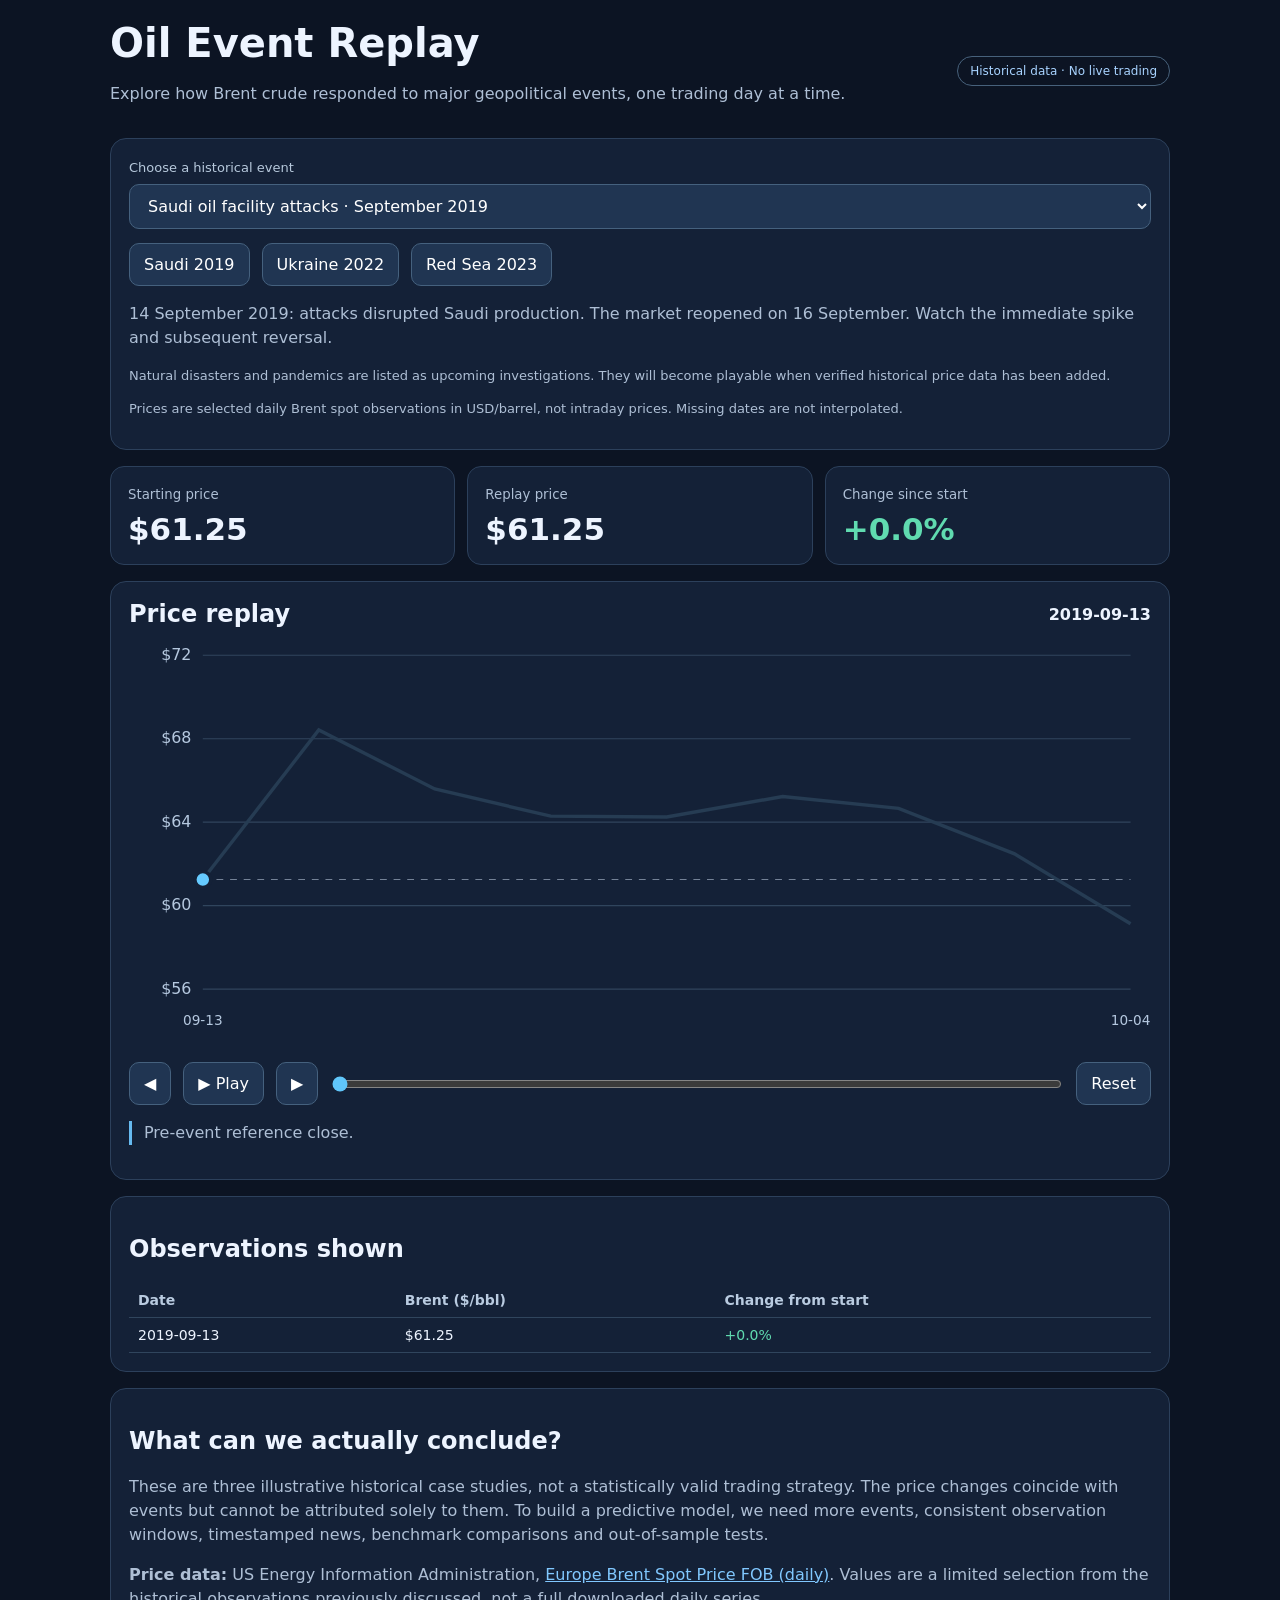
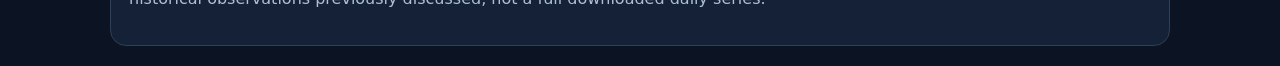
<file: Index.html>
<!doctype html><html lang="en"><head><meta charset="utf-8"><meta name="viewport" content="width=device-width,initial-scale=1"><title>Oil Event Replay v2 | Historical Brent</title><style>:root{font-family:system-ui,-apple-system,Segoe UI,sans-serif;color-scheme:dark;background:#0c1423;color:#edf4ff}*{box-sizing:border-box}body{margin:0;padding:20px}main{max-width:1060px;margin:auto}h1{margin:0;font-size:clamp(25px,4vw,40px)}p{color:#aebfd5;line-height:1.5}.top{display:flex;justify-content:space-between;align-items:center;gap:12px;flex-wrap:wrap}.tag{border:1px solid #47617b;border-radius:30px;padding:7px 12px;color:#a8d3ff;font-size:12px}.panel{background:#142137;border:1px solid #2c405b;border-radius:16px;padding:18px;margin-top:16px}select,button,input{font:inherit}select,button{background:#203552;color:#fff;border:1px solid #45617e;border-radius:10px;padding:11px 14px}button{cursor:pointer}button:hover{background:#315276}select{width:100%;margin-top:8px}label{color:#b7c9dc;font-size:13px}.cards{display:grid;grid-template-columns:repeat(3,1fr);gap:12px;margin-top:16px}.stat{background:#142137;border:1px solid #2c405b;border-radius:14px;padding:17px}.stat small{color:#aebfd5}.stat strong{display:block;font-size:clamp(20px,3vw,31px);margin-top:8px}.up{color:#60dbb0}.down{color:#ff918b}svg{width:100%;height:auto;display:block}#graph{touch-action:pan-y}.controls{display:flex;align-items:center;gap:12px;flex-wrap:wrap;margin-top:14px}input[type=range]{flex:1;min-width:170px;accent-color:#60c6fa}#timeline{font-weight:700}table{border-collapse:collapse;width:100%;font-size:14px}td,th{padding:9px;border-bottom:1px solid #30455d;text-align:left}th{color:#b9cbe0}a{color:#81c8ff}.hint{font-size:13px}.note{border-left:3px solid #66baf0;padding-left:12px}@media(max-width:540px){body{padding:12px}.cards{gap:7px}.stat{padding:10px}.stat strong{font-size:19px}.panel{padding:12px}table{font-size:12px}td,th{padding:7px 4px}}</style></head><body><main><div class="top"><div><h1>Oil Event Replay</h1><p>Explore how Brent crude responded to major geopolitical events, one trading day at a time.</p></div><span class="tag">Historical data · No live trading</span></div><div class="panel"><label for="event">Choose a historical event</label><select id="event"><optgroup label="Geopolitical events — available"><option value="0">Saudi oil facility attacks · September 2019</option><option value="1">Russia invades Ukraine · February 2022</option><option value="2">Red Sea shipping disruption · December 2023</option></optgroup><optgroup label="Natural events — data pending"><option disabled>2011 Japan earthquake and tsunami</option><option disabled>2020 COVID-19 pandemic</option><option disabled>2005 Hurricane Katrina</option><option disabled>2010 Iceland volcanic eruption</option></optgroup></select><div class="controls" id="eventButtons"><button type="button" data-event="0">Saudi 2019</button><button type="button" data-event="1">Ukraine 2022</button><button type="button" data-event="2">Red Sea 2023</button></div><p id="context"></p><p class="hint">Natural disasters and pandemics are listed as upcoming investigations. They will become playable when verified historical price data has been added.</p><p class="hint">Prices are selected daily Brent spot observations in USD/barrel, not intraday prices. Missing dates are not interpolated.</p></div><div class="cards"><div class="stat"><small>Starting price</small><strong id="start"></strong></div><div class="stat"><small>Replay price</small><strong id="current"></strong></div><div class="stat"><small>Change since start</small><strong id="change"></strong></div></div><div class="panel"><div class="top"><h2 style="margin:0">Price replay</h2><span id="timeline"></span></div><svg id="graph" viewBox="0 0 900 370" role="img" aria-label="Brent price line chart"></svg><div class="controls"><button id="back" aria-label="Previous observation">◀</button><button id="play">▶ Play</button><button id="next" aria-label="Next observation">▶</button><input id="slider" type="range" min="0" value="0" aria-label="Replay position"/><button id="reset">Reset</button></div><p class="note" id="interpretation"></p></div><div class="panel"><h2>Observations shown</h2><div style="overflow-x:auto"><table><thead><tr><th>Date</th><th>Brent ($/bbl)</th><th>Change from start</th></tr></thead><tbody id="rows"></tbody></table></div></div><div class="panel"><h2>What can we actually conclude?</h2><p>These are three illustrative historical case studies, not a statistically valid trading strategy. The price changes coincide with events but cannot be attributed solely to them. To build a predictive model, we need more events, consistent observation windows, timestamped news, benchmark comparisons and out-of-sample tests.</p><p><b>Price data:</b> US Energy Information Administration, <a href="https://www.eia.gov/dnav/pet/hist/RBRTED.htm" target="_blank" rel="noopener">Europe Brent Spot Price FOB (daily)</a>. Values are a limited selection from the historical observations previously discussed, not a full downloaded daily series.</p></div></main><script>
const events=[{name:'Saudi oil facility attacks · September 2019',context:'14 September 2019: attacks disrupted Saudi production. The market reopened on 16 September. Watch the immediate spike and subsequent reversal.',notes:['Pre-event reference close.','First trading day after the attack: sharp rise.','Price retreats from the first reaction.','The spike continues to fade.','Prices stabilise.','A partial rebound.','Price remains elevated.','Most of the initial gain has faded.','Price falls below the pre-event reference.'],data:[['2019-09-13',61.25],['2019-09-16',68.42],['2019-09-17',65.59],['2019-09-18',64.29],['2019-09-19',64.25],['2019-09-20',65.23],['2019-09-23',64.66],['2019-09-27',62.48],['2019-10-04',59.13]]},{name:'Russia invades Ukraine · February 2022',context:'24 February 2022: Russia invaded Ukraine. Oil prices had already been rising; the largest movements in this selection arrived days later.',notes:['Pre-invasion reference.','Invasion date.','A brief decline despite the news.','Price begins climbing.','Upward momentum accelerates.','Price jumps further.','Continued rise.','Price nears a local high.','Peak in this selection.','Sharp reversal in one day.','Price remains volatile.','Still elevated above reference.'],data:[['2022-02-23',99.29],['2022-02-24',101.29],['2022-02-25',98.56],['2022-02-28',103.08],['2022-03-01',110.93],['2022-03-02',118.94],['2022-03-04',123.86],['2022-03-07',129.02],['2022-03-08',133.18],['2022-03-09',116.58],['2022-03-11',118.11],['2022-03-18',114.32]]},{name:'Red Sea shipping disruption · December 2023',context:'Attacks on commercial shipping escalated during December 2023. This reference period is not a precise single-event start date.',notes:['Reference observation.','Price rises modestly.','Shipping concerns intensify.','Price rises further.','Small pullback.','Most of the increase reverses.','Price stays range-bound.','Modest recovery.'],data:[['2023-12-11',75.75],['2023-12-15',76.84],['2023-12-18',78.89],['2023-12-20',81.10],['2023-12-22',80.23],['2023-12-29',77.69],['2024-01-05',78.31],['2024-01-12',79.89]]}];
const $=id=>document.getElementById(id);let selected=0,step=0,timer=null;const eventSelect=$('event');document.querySelectorAll('[data-event]').forEach(b=>b.addEventListener('click',()=>{stop();selected=Number(b.dataset.event);eventSelect.value=String(selected);step=0;draw()}));function money(n){return '$'+n.toFixed(2)}function pct(n){return (n>=0?'+':'')+n.toFixed(1)+'%'}function stop(){if(timer)clearInterval(timer);timer=null;$('play').textContent='▶ Play'}function draw(){const e=events[selected],d=e.data,first=d[0][1],cur=d[step][1],delta=(cur/first-1)*100;$('context').textContent=e.context;$('start').textContent=money(first);$('current').textContent=money(cur);$('change').textContent=pct(delta);$('change').className=delta>=0?'up':'down';$('timeline').textContent=d[step][0];$('slider').max=d.length-1;$('slider').value=step;$('interpretation').textContent=e.notes[step];const values=d.map(x=>x[1]),min=Math.floor(Math.min(...values)-3),max=Math.ceil(Math.max(...values)+3),W=900,H=370,L=65,R=18,T=24,B=52;const x=i=>L+(W-L-R)*i/(d.length-1),y=v=>T+(H-T-B)*(max-v)/(max-min);let svg='';for(let j=0;j<=4;j++){let v=min+(max-min)*j/4,yy=y(v);svg+=`<line x1="${L}" y1="${yy}" x2="${W-R}" y2="${yy}" stroke="#30455d"/><text x="${L-10}" y="${yy+4}" text-anchor="end" fill="#b5c8df" font-size="14">$${v.toFixed(0)}</text>`}svg+=`<line x1="${L}" y1="${y(first)}" x2="${W-R}" y2="${y(first)}" stroke="#8c9bb0" stroke-dasharray="6 6" opacity=".8"/>`;svg+=`<polyline fill="none" stroke="#263c53" stroke-width="3" points="${d.map((v,i)=>`${x(i)},${y(v[1])}`).join(' ')}"/>`;svg+=`<polyline fill="none" stroke="#65caff" stroke-width="4" stroke-linejoin="round" stroke-linecap="round" points="${d.slice(0,step+1).map((v,i)=>`${x(i)},${y(v[1])}`).join(' ')}"/>`;svg+=`<circle cx="${x(step)}" cy="${y(cur)}" r="7" fill="#65caff" stroke="#142137" stroke-width="3"/>`;for(let i=0;i<d.length;i++){if(i===0||i===d.length-1||i===step){svg+=`<text x="${x(i)}" y="${H-20}" fill="#b5c8df" text-anchor="middle" font-size="12">${d[i][0].slice(5)}</text>`}}$('graph').innerHTML=svg;$('rows').innerHTML=d.slice(0,step+1).map((r,i)=>`<tr><td>${r[0]}</td><td>${money(r[1])}</td><td class="${r[1]>=first?'up':'down'}">${pct((r[1]/first-1)*100)}</td></tr>`).join('')};$('event').addEventListener('change',e=>{stop();selected=+e.target.value;step=0;draw()});$('slider').addEventListener('input',e=>{stop();step=+e.target.value;draw()});$('back').onclick=()=>{stop();step=Math.max(0,step-1);draw()};$('next').onclick=()=>{stop();step=Math.min(events[selected].data.length-1,step+1);draw()};$('reset').onclick=()=>{stop();step=0;draw()};$('play').onclick=()=>{if(timer){stop();return}if(step===events[selected].data.length-1)step=0;$('play').textContent='Ⅱ Pause';timer=setInterval(()=>{step++;draw();if(step>=events[selected].data.length-1)stop()},900)};draw();</script></body></html>
</file>
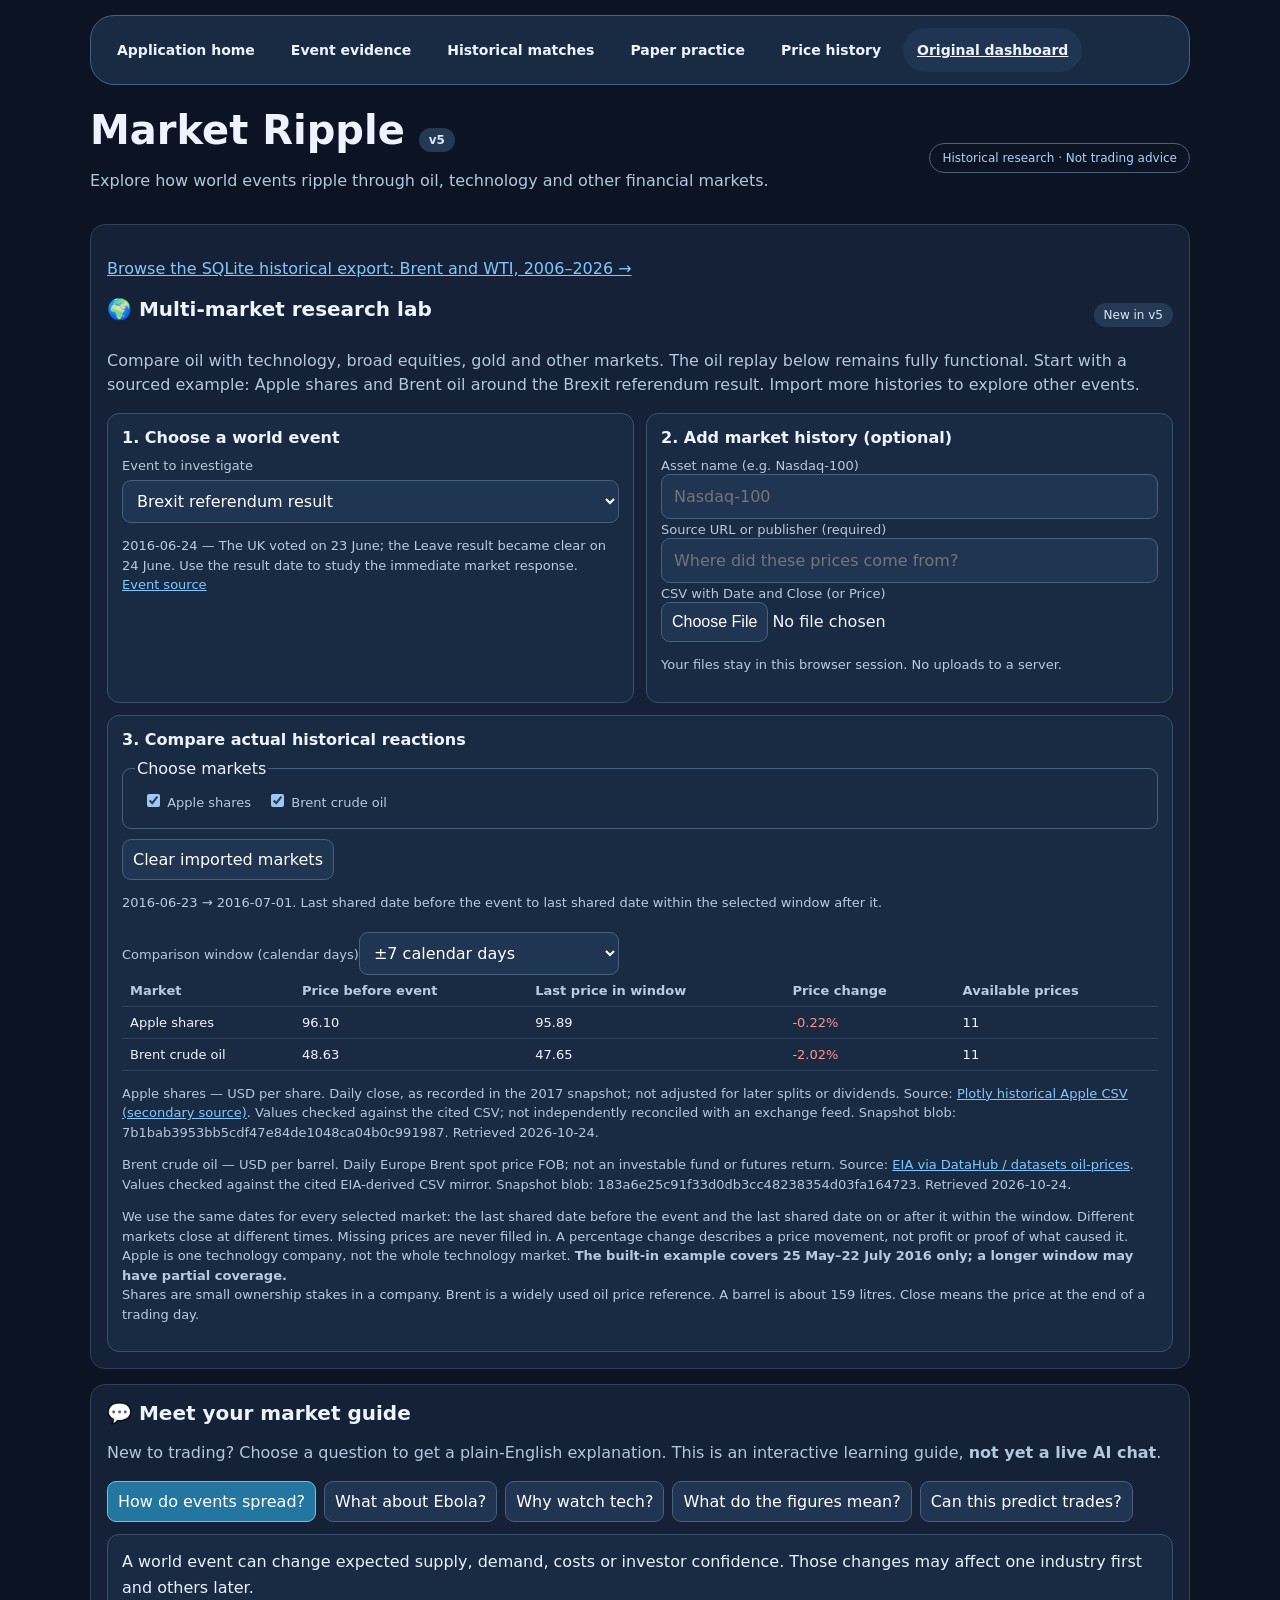
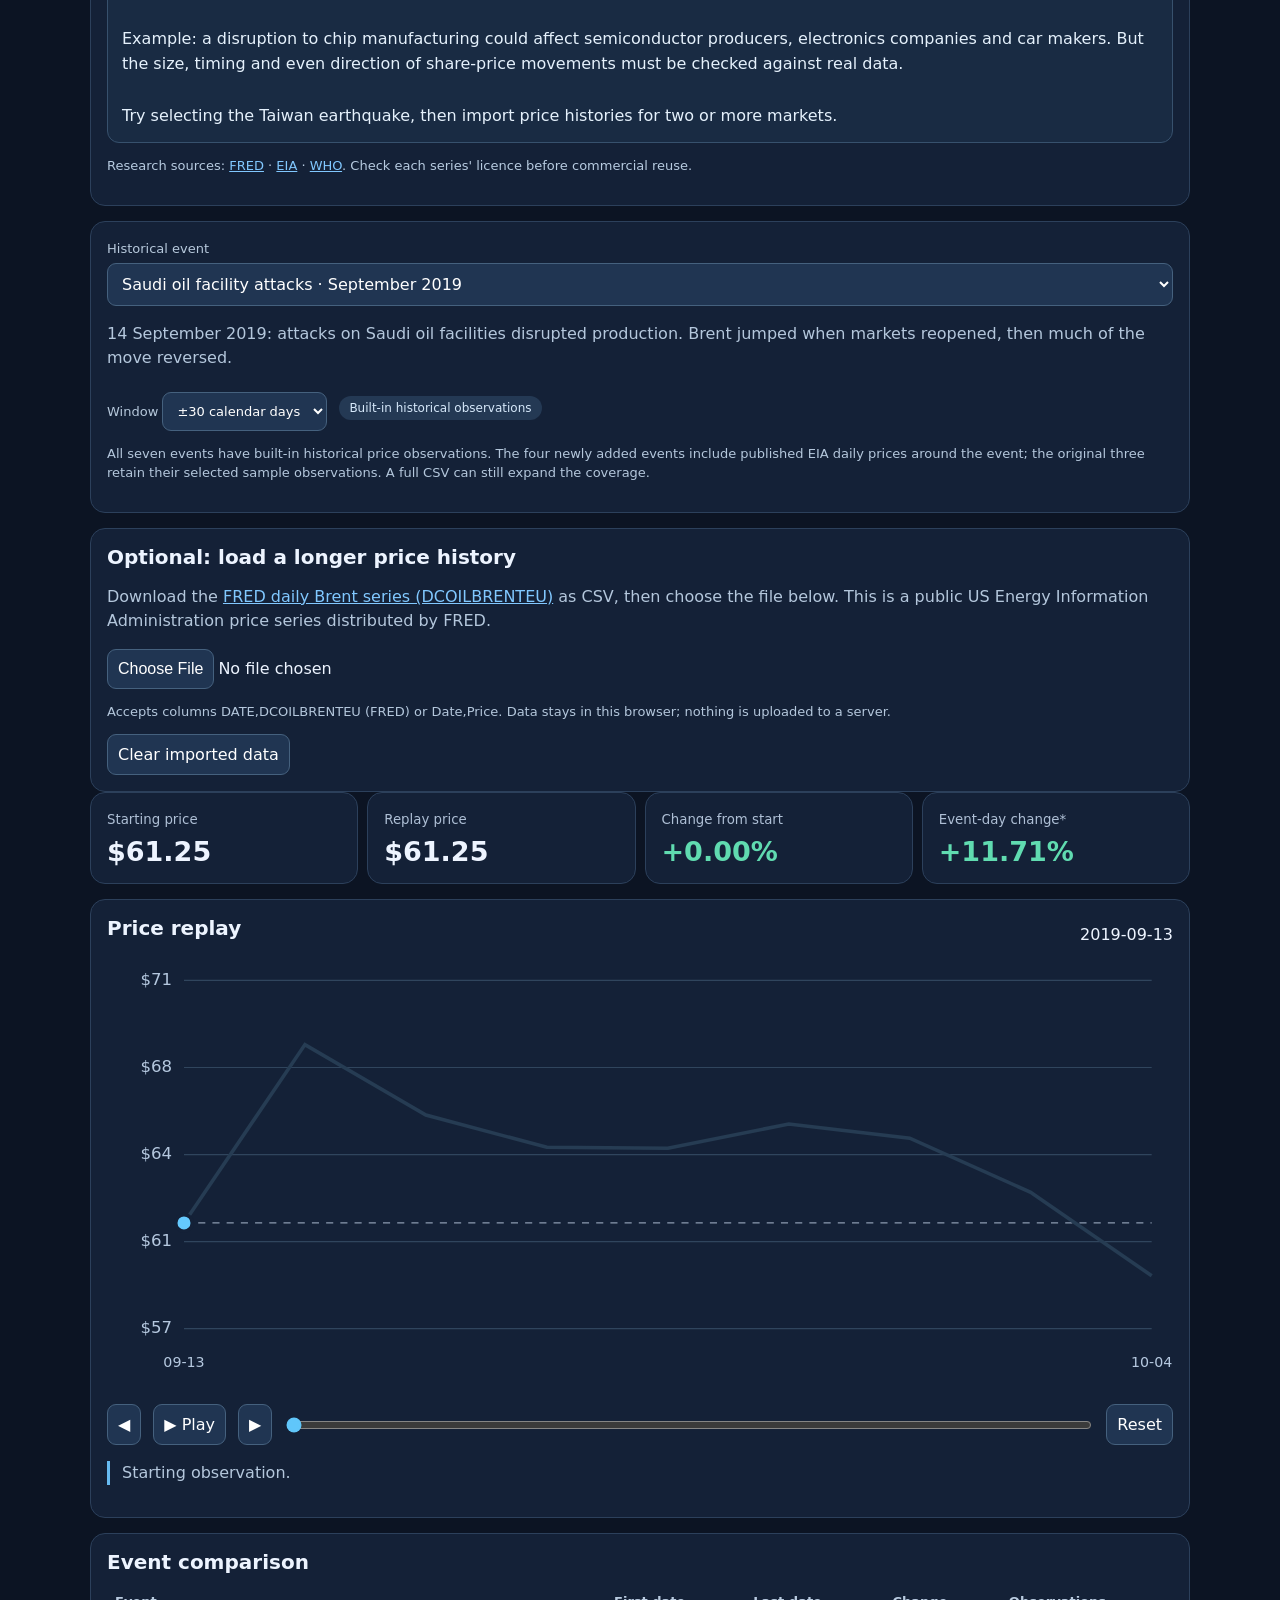
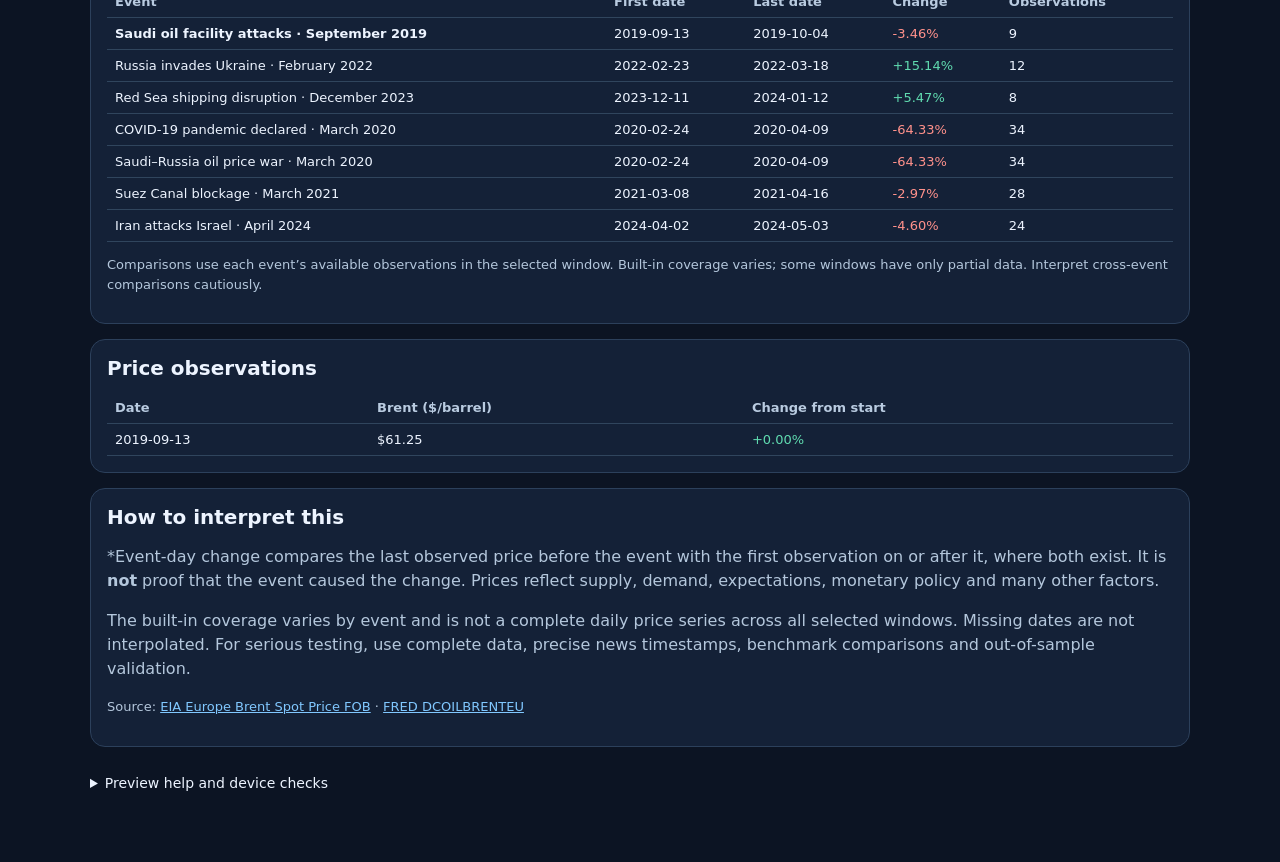
<file: index.html>
<!doctype html><html lang="en"><head><meta charset="utf-8"><meta name="viewport" content="width=device-width,initial-scale=1"><title>Market Ripple v5 — Global Event Research</title><style>:root{font-family:system-ui,-apple-system,Segoe UI,sans-serif;color-scheme:dark;background:#0c1423;color:#edf4ff}*{box-sizing:border-box}body{margin:0;padding:15px}main{max-width:1100px;margin:auto}h1{margin:0;font-size:clamp(26px,4vw,40px)}h2{margin:0 0 12px;font-size:20px}p{color:#b4c7dc;line-height:1.5}.top,.controls{display:flex;align-items:center;justify-content:space-between;gap:12px;flex-wrap:wrap}.tag{border:1px solid #47617b;border-radius:30px;padding:7px 12px;color:#a8d3ff;font-size:12px}.panel,.stat{background:#142137;border:1px solid #2c405b;border-radius:15px;padding:16px;margin-top:15px}select,button,input{font:inherit}input[type=file]{max-width:100%}select,button,input[type=file]::file-selector-button{background:#203552;color:#fff;border:1px solid #45617e;border-radius:9px;padding:10px}button{cursor:pointer}button:disabled{opacity:.4}select{width:100%;margin-top:6px}.cards{display:grid;grid-template-columns:repeat(4,1fr);gap:9px}.stat{margin-top:0}.stat small{color:#aebfd5}.stat strong{display:block;font-size:clamp(17px,3vw,27px);margin-top:8px}.up{color:#60dbb0}.down{color:#ff918b}svg{width:100%;height:auto;display:block}#graph{touch-action:pan-y}.controls{justify-content:flex-start;margin-top:14px}input[type=range]{flex:1;min-width:130px;accent-color:#60c6fa}table{border-collapse:collapse;width:100%;font-size:13px}td,th{padding:8px;border-bottom:1px solid #30455d;text-align:left}th{color:#b9cbe0}a{color:#81c8ff}.hint{font-size:13px}.note{border-left:3px solid #66baf0;padding-left:12px}label{color:#b7c9dc;font-size:13px}.scroll{overflow-x:auto}.pill{display:inline-block;border-radius:20px;background:#243954;padding:5px 10px;font-size:12px;color:#d6e8fa}@media(max-width:600px){.cards{grid-template-columns:repeat(2,1fr)}.stat{padding:11px}.panel{padding:12px}body{padding:11px}table{font-size:12px}}</style><style>.mr-grid{display:grid;grid-template-columns:repeat(2,minmax(0,1fr));gap:12px}.mr-box{min-width:0;background:#192b43;border:1px solid #37516d;border-radius:12px;padding:14px}.mr-box h3{margin:0 0 8px;font-size:16px}.mr-small{font-size:13px;color:#b7cbe0}.mr-tabs{display:flex;gap:8px;flex-wrap:wrap}.mr-tabs button[aria-pressed=true]{background:#2376a0;border-color:#5bc9f4}.mr-input{width:100%;padding:12px;background:#203552;color:white;border:1px solid #45617e;border-radius:9px}.mr-answer{white-space:pre-line;line-height:1.6;color:#e5f1fc}.mr-highlight{color:#79d6ff}.mr-table{width:100%}@media(max-width:650px){.mr-grid{grid-template-columns:1fr}}</style><style>#mr-sources{overflow-wrap:anywhere}#mr-markets{border:1px solid #45617e;border-radius:9px;margin:10px 0;min-width:0}#mr-markets label{display:inline-block;padding:8px}#mr-status{overflow-wrap:anywhere}</style><link rel="stylesheet" href="app/app.css"><script type="module" src="app/nav.mjs"></script></head><body><main><div class="top"><div><h1>Market Ripple <span class="pill">v5</span></h1><p>Explore how world events ripple through oil, technology and other financial markets.</p></div><span class="tag">Historical research · Not trading advice</span></div><section class="panel" id="market-research"><p><a href="history.html">Browse the SQLite historical export: Brent and WTI, 2006–2026 →</a></p><div class="top"><h2>🌍 Multi-market research lab</h2><span class="pill">New in v5</span></div><p>Compare oil with technology, broad equities, gold and other markets. The oil replay below remains fully functional. Start with a sourced example: Apple shares and Brent oil around the Brexit referendum result. Import more histories to explore other events.</p><div class="mr-grid"><div class="mr-box"><h3>1. Choose a world event</h3><label for="mr-event">Event to investigate</label><select id="mr-event"></select><p id="mr-event-info" class="mr-small"></p></div><div class="mr-box"><h3>2. Add market history (optional)</h3><label for="mr-asset">Asset name (e.g. Nasdaq-100)</label><input id="mr-asset" class="mr-input" placeholder="Nasdaq-100" maxlength="60"><label for="mr-source">Source URL or publisher (required)</label><input id="mr-source" class="mr-input" maxlength="300" placeholder="Where did these prices come from?"><label for="mr-file">CSV with Date and Close (or Price)</label><input id="mr-file" type="file" accept=".csv,text/csv"><p class="mr-small" id="mr-status">Your files stay in this browser session. No uploads to a server.</p></div></div><div class="mr-box" style="margin-top:12px"><h3>3. Compare actual historical reactions</h3><fieldset id="mr-markets"><legend>Choose markets</legend></fieldset><button id="mr-clear" type="button">Clear imported markets</button><p id="mr-method" class="mr-small" aria-live="polite"></p><label for="mr-window">Comparison window (calendar days)</label><select id="mr-window" style="max-width:260px"><option value="7">±7 calendar days</option><option value="30" selected>±30 calendar days</option><option value="90">±90 calendar days</option></select><div class="scroll"><table class="mr-table"><thead><tr><th>Market</th><th>Price before event</th><th>Last price in window</th><th>Price change</th><th>Available prices</th></tr></thead><tbody id="mr-results"></tbody></table></div><div id="mr-sources" class="mr-small"></div><p class="mr-small">We use the same dates for every selected market: the last shared date before the event and the last shared date on or after it within the window. Different markets close at different times. Missing prices are never filled in. A percentage change describes a price movement, not profit or proof of what caused it. Apple is one technology company, not the whole technology market. <strong>The built-in example covers 25 May–22 July 2016 only; a longer window may have partial coverage.</strong><br>Shares are small ownership stakes in a company. Brent is a widely used oil price reference. A barrel is about 159 litres. Close means the price at the end of a trading day.</p></div></section><section class="panel" id="market-guide"><h2>💬 Meet your market guide</h2><p>New to trading? Choose a question to get a plain-English explanation. This is an interactive learning guide, <strong>not yet a live AI chat</strong>.</p><div class="mr-tabs" id="mr-prompts"><button data-q="ripple" aria-pressed="true">How do events spread?</button><button data-q="ebola" aria-pressed="false">What about Ebola?</button><button data-q="tech" aria-pressed="false">Why watch tech?</button><button data-q="returns" aria-pressed="false">What do the figures mean?</button><button data-q="risk" aria-pressed="false">Can this predict trades?</button></div><div class="mr-box" style="margin-top:12px"><div id="mr-answer" class="mr-answer" aria-live="polite"></div></div><p class="mr-small">Research sources: <a href="https://fred.stlouisfed.org/" target="_blank" rel="noopener">FRED</a> · <a href="https://www.eia.gov/" target="_blank" rel="noopener">EIA</a> · <a href="https://www.who.int/emergencies" target="_blank" rel="noopener">WHO</a>. Check each series' licence before commercial reuse.</p></section><div class="panel"><label for="event">Historical event</label><select id="event"></select><p id="context"></p><div class="controls"><label>Window <select id="window" style="width:auto"><option value="7">±7 calendar days</option><option value="14">±14 calendar days</option><option value="30" selected>±30 calendar days</option><option value="60">±60 calendar days</option><option value="90">±90 calendar days</option></select></label><span id="source" class="pill"></span></div><p class="hint">All seven events have built-in historical price observations. The four newly added events include published EIA daily prices around the event; the original three retain their selected sample observations. A full CSV can still expand the coverage.</p></div><div class="panel"><h2>Optional: load a longer price history</h2><p>Download the <a href="https://fred.stlouisfed.org/series/DCOILBRENTEU" target="_blank" rel="noopener">FRED daily Brent series (DCOILBRENTEU)</a> as CSV, then choose the file below. This is a public US Energy Information Administration price series distributed by FRED.</p><input id="csv" type="file" accept=".csv,text/csv"/><p id="uploadStatus" class="hint">Accepts columns DATE,DCOILBRENTEU (FRED) or Date,Price. Data stays in this browser; nothing is uploaded to a server.</p><button id="clear" type="button">Clear imported data</button></div><div class="cards"><div class="stat"><small>Starting price</small><strong id="start">—</strong></div><div class="stat"><small>Replay price</small><strong id="current">—</strong></div><div class="stat"><small>Change from start</small><strong id="change">—</strong></div><div class="stat"><small>Event-day change*</small><strong id="eventMove">—</strong></div></div><div class="panel"><div class="top"><h2>Price replay</h2><span id="timeline"></span></div><svg id="graph" viewBox="0 0 900 370" role="img" aria-label="Brent crude price chart"></svg><div class="controls"><button id="back">◀</button><button id="play">▶ Play</button><button id="next">▶</button><input id="slider" type="range" min="0" value="0" aria-label="Replay position"/><button id="reset">Reset</button></div><p id="interpretation" class="note"></p></div><div class="panel"><h2>Event comparison</h2><div class="scroll"><table><thead><tr><th>Event</th><th>First date</th><th>Last date</th><th>Change</th><th>Observations</th></tr></thead><tbody id="compare"></tbody></table></div><p class="hint">Comparisons use each event’s available observations in the selected window. Built-in coverage varies; some windows have only partial data. Interpret cross-event comparisons cautiously.</p></div><div class="panel"><h2>Price observations</h2><div class="scroll"><table><thead><tr><th>Date</th><th>Brent ($/barrel)</th><th>Change from start</th></tr></thead><tbody id="rows"></tbody></table></div></div><div class="panel"><h2>How to interpret this</h2><p>*Event-day change compares the last observed price before the event with the first observation on or after it, where both exist. It is <b>not</b> proof that the event caused the change. Prices reflect supply, demand, expectations, monetary policy and many other factors.</p><p>The built-in coverage varies by event and is not a complete daily price series across all selected windows. Missing dates are not interpolated. For serious testing, use complete data, precise news timestamps, benchmark comparisons and out-of-sample validation.</p><p class="hint">Source: <a href="https://www.eia.gov/dnav/pet/hist/RBRTED.htm" target="_blank" rel="noopener">EIA Europe Brent Spot Price FOB</a> · <a href="https://fred.stlouisfed.org/series/DCOILBRENTEU" target="_blank" rel="noopener">FRED DCOILBRENTEU</a></p></div></main><script>
const events=[
{name:'Saudi oil facility attacks · September 2019',date:'2019-09-14',context:'14 September 2019: attacks on Saudi oil facilities disrupted production. Brent jumped when markets reopened, then much of the move reversed.',data:[['2019-09-13',61.25],['2019-09-16',68.42],['2019-09-17',65.59],['2019-09-18',64.29],['2019-09-19',64.25],['2019-09-20',65.23],['2019-09-23',64.66],['2019-09-27',62.48],['2019-10-04',59.13]]},
{name:'Russia invades Ukraine · February 2022',date:'2022-02-24',context:'24 February 2022: Russia launched its full-scale invasion of Ukraine. Oil was already rising before the invasion and remained highly volatile.',data:[['2022-02-23',99.29],['2022-02-24',101.29],['2022-02-25',98.56],['2022-02-28',103.08],['2022-03-01',110.93],['2022-03-02',118.94],['2022-03-04',123.86],['2022-03-07',129.02],['2022-03-08',133.18],['2022-03-09',116.58],['2022-03-11',118.11],['2022-03-18',114.32]]},
{name:'Red Sea shipping disruption · December 2023',date:'2023-12-18',context:'December 2023: attacks on commercial shipping intensified. This is an approximate event reference, not a single unambiguous start date.',data:[['2023-12-11',75.75],['2023-12-15',76.84],['2023-12-18',78.89],['2023-12-20',81.10],['2023-12-22',80.23],['2023-12-29',77.69],['2024-01-05',78.31],['2024-01-12',79.89]]},
{name:'COVID-19 pandemic declared · March 2020',date:'2020-03-11',context:'11 March 2020: WHO characterised COVID-19 as a pandemic. Oil demand was collapsing, with other major supply shocks occurring at the same time.',data:[['2020-02-24',56.71],['2020-02-25',55.29],['2020-02-26',54.96],['2020-02-27',52.19],['2020-02-28',51.31],['2020-03-02',52.52],['2020-03-03',52.24],['2020-03-04',51.86],['2020-03-05',51.29],['2020-03-06',45.60],['2020-03-09',35.33],['2020-03-10',35.57],['2020-03-11',34.45],['2020-03-12',31.02],['2020-03-13',32.25],['2020-03-16',27.98],['2020-03-17',27.97],['2020-03-18',22.79],['2020-03-19',23.98],['2020-03-20',25.55],['2020-03-23',23.75],['2020-03-24',24.50],['2020-03-25',25.62],['2020-03-26',23.55],['2020-03-27',22.39],['2020-03-30',19.19],['2020-03-31',14.85],['2020-04-01',14.97],['2020-04-02',20.24],['2020-04-03',24.33],['2020-04-06',22.58],['2020-04-07',22.10],['2020-04-08',25.22],['2020-04-09',20.23]]},
{name:'Saudi–Russia oil price war · March 2020',date:'2020-03-09',context:'March 2020: OPEC+ negotiations broke down and Saudi Arabia announced production increases and price cuts. COVID demand losses compounded the shock.',data:[['2020-02-24',56.71],['2020-02-25',55.29],['2020-02-26',54.96],['2020-02-27',52.19],['2020-02-28',51.31],['2020-03-02',52.52],['2020-03-03',52.24],['2020-03-04',51.86],['2020-03-05',51.29],['2020-03-06',45.60],['2020-03-09',35.33],['2020-03-10',35.57],['2020-03-11',34.45],['2020-03-12',31.02],['2020-03-13',32.25],['2020-03-16',27.98],['2020-03-17',27.97],['2020-03-18',22.79],['2020-03-19',23.98],['2020-03-20',25.55],['2020-03-23',23.75],['2020-03-24',24.50],['2020-03-25',25.62],['2020-03-26',23.55],['2020-03-27',22.39],['2020-03-30',19.19],['2020-03-31',14.85],['2020-04-01',14.97],['2020-04-02',20.24],['2020-04-03',24.33],['2020-04-06',22.58],['2020-04-07',22.10],['2020-04-08',25.22],['2020-04-09',20.23]]},
{name:'Suez Canal blockage · March 2021',date:'2021-03-23',context:'23 March 2021: Ever Given grounded in the Suez Canal, blocking a major shipping route for several days.',data:[['2021-03-08',68.00],['2021-03-09',67.03],['2021-03-10',67.53],['2021-03-11',69.34],['2021-03-12',68.87],['2021-03-15',68.78],['2021-03-16',67.95],['2021-03-17',67.73],['2021-03-18',62.11],['2021-03-19',64.00],['2021-03-22',63.89],['2021-03-23',59.96],['2021-03-24',63.70],['2021-03-25',61.21],['2021-03-26',63.77],['2021-03-29',64.06],['2021-03-30',63.28],['2021-03-31',63.52],['2021-04-01',63.85],['2021-04-06',61.47],['2021-04-07',61.86],['2021-04-08',62.09],['2021-04-09',61.89],['2021-04-12',62.38],['2021-04-13',62.83],['2021-04-14',66.11],['2021-04-15',66.13],['2021-04-16',65.98]]},
{name:'Iran attacks Israel · April 2024',date:'2024-04-13',context:'13–14 April 2024: Iran launched a direct attack on Israel. Markets had already priced in regional tensions; compare the before-and-after movement.',data:[['2024-04-02',87.63],['2024-04-03',90.60],['2024-04-04',90.32],['2024-04-05',92.81],['2024-04-08',91.73],['2024-04-09',92.13],['2024-04-10',91.57],['2024-04-11',91.49],['2024-04-12',93.12],['2024-04-15',90.84],['2024-04-16',91.29],['2024-04-17',89.54],['2024-04-18',88.34],['2024-04-19',87.96],['2024-04-22',87.30],['2024-04-23',88.29],['2024-04-24',89.02],['2024-04-25',88.10],['2024-04-26',89.95],['2024-04-29',88.44],['2024-04-30',88.23],['2024-05-01',83.55],['2024-05-02',84.81],['2024-05-03',83.60]]}
];
const $=id=>document.getElementById(id);let selected=0,step=0,timer=null,imported=[];const iso=t=>Date.parse(t+'T00:00:00Z'),days=(a,b)=>(iso(a)-iso(b))/86400000,money=n=>'$'+n.toFixed(2),pct=n=>(n>=0?'+':'')+n.toFixed(2)+'%';function stop(){if(timer)clearInterval(timer);timer=null;$('play').textContent='▶ Play'}function available(e){if(!imported.length)return e.data;const windowDays=+$('window').value;return imported.filter(r=>Math.abs(days(r[0],e.date))<=windowDays)}function eventChange(e,d){let before=d.filter(r=>r[0]<e.date),after=d.filter(r=>r[0]>=e.date);if(!before.length||!after.length)return null;return (after[0][1]/before[before.length-1][1]-1)*100}function draw(){const e=events[selected],d=available(e);$('context').textContent=e.context;$('source').textContent=imported.length?'Imported daily series':'Built-in historical observations';$('compare').innerHTML=events.map((ev,i)=>{let a=available(ev);if(!a.length)return `<tr><td>${ev.name}</td><td colspan="4">No observations in window</td></tr>`;let change=(a.at(-1)[1]/a[0][1]-1)*100;return `<tr><td>${i===selected?'<b>':''}${ev.name}${i===selected?'</b>':''}</td><td>${a[0][0]}</td><td>${a.at(-1)[0]}</td><td class="${change>=0?'up':'down'}">${pct(change)}</td><td>${a.length}</td></tr>`}).join('');if(!d.length){['start','current','change','eventMove','timeline'].forEach(id=>$(id).textContent='—');$('graph').innerHTML='<text x="450" y="175" fill="#b4c7dc" text-anchor="middle" font-size="23">No observations for this window</text>';$('rows').innerHTML='';$('interpretation').textContent='No built-in observations are available for this window.';$('slider').max=0;$('slider').value=0;return}step=Math.min(step,d.length-1);const first=d[0][1],cur=d[step][1],delta=(cur/first-1)*100;$('start').textContent=money(first);$('current').textContent=money(cur);$('change').textContent=pct(delta);$('change').className=delta>=0?'up':'down';const move=eventChange(e,d);$('eventMove').textContent=move===null?'N/A':pct(move);$('eventMove').className=move===null?'':move>=0?'up':'down';$('timeline').textContent=d[step][0];$('slider').max=d.length-1;$('slider').value=step;$('interpretation').textContent=step===0?'Starting observation.':`${d[step][0]}: ${pct(delta)} from the first available observation. ${step} observation(s) into the replay.`;const values=d.map(x=>x[1]),min=Math.floor(Math.min(...values)-2),max=Math.ceil(Math.max(...values)+2),W=900,H=370,L=65,R=18,T=24,B=52,x=i=>L+(W-L-R)*i/Math.max(1,d.length-1),y=v=>T+(H-T-B)*(max-v)/Math.max(1,max-min);let svg='';for(let j=0;j<=4;j++){let v=min+(max-min)*j/4,yy=y(v);svg+=`<line x1="${L}" y1="${yy}" x2="${W-R}" y2="${yy}" stroke="#30455d"/><text x="${L-10}" y="${yy+4}" text-anchor="end" fill="#b5c8df" font-size="14">$${v.toFixed(0)}</text>`}svg+=`<line x1="${L}" y1="${y(first)}" x2="${W-R}" y2="${y(first)}" stroke="#8c9bb0" stroke-dasharray="6 6"/>`;svg+=`<polyline fill="none" stroke="#263c53" stroke-width="3" points="${d.map((v,i)=>`${x(i)},${y(v[1])}`).join(' ')}"/>`;svg+=`<polyline fill="none" stroke="#65caff" stroke-width="4" stroke-linejoin="round" points="${d.slice(0,step+1).map((v,i)=>`${x(i)},${y(v[1])}`).join(' ')}"/>`;svg+=`<circle cx="${x(step)}" cy="${y(cur)}" r="7" fill="#65caff" stroke="#142137" stroke-width="3"/>`;[0,step,d.length-1].filter((v,i,a)=>a.indexOf(v)===i).forEach(i=>svg+=`<text x="${x(i)}" y="${H-20}" fill="#b5c8df" text-anchor="middle" font-size="12">${d[i][0].slice(5)}</text>`);$('graph').innerHTML=svg;$('rows').innerHTML=d.slice(0,step+1).map(r=>`<tr><td>${r[0]}</td><td>${money(r[1])}</td><td class="${r[1]>=first?'up':'down'}">${pct((r[1]/first-1)*100)}</td></tr>`).join('')}
function reset(){stop();step=0;draw()}$('event').innerHTML=events.map((e,i)=>`<option value="${i}">${e.name}</option>`).join('');$('event').onchange=e=>{selected=+e.target.value;reset()};$('window').onchange=reset;$('slider').oninput=e=>{stop();step=+e.target.value;draw()};$('back').onclick=()=>{stop();step=Math.max(0,step-1);draw()};$('next').onclick=()=>{stop();step=Math.min(available(events[selected]).length-1,step+1);draw()};$('reset').onclick=reset;$('play').onclick=()=>{if(timer){stop();return}const n=available(events[selected]).length;if(n<2)return;if(step>=n-1)step=0;$('play').textContent='Ⅱ Pause';timer=setInterval(()=>{step++;draw();if(step>=n-1)stop()},400)};
$('csv').onchange=async e=>{const file=e.target.files[0];if(!file)return;try{const lines=(await file.text()).replace(/^\uFEFF/,'').trim().split(/\r?\n/),header=lines.shift().split(',').map(x=>x.trim().replaceAll('"','').toLowerCase()),dateCol=header.findIndex(x=>x==='date'||x==='observation_date'),priceCol=header.findIndex(x=>x==='dcoilbrenteu'||x==='price'||x==='brent'||x==='value');if(dateCol<0||priceCol<0)throw Error('CSV must contain DATE and DCOILBRENTEU (or Date and Price) columns.');let map=new Map();for(const line of lines){const cols=line.split(','),date=cols[dateCol]?.trim().replaceAll('"',''),price=Number(cols[priceCol]?.trim().replaceAll('"',''));if(/^\d{4}-\d{2}-\d{2}$/.test(date)&&Number.isFinite(price)&&price>0)map.set(date,price)}if(map.size<5)throw Error('Not enough valid price rows.');imported=[...map].sort((a,b)=>a[0].localeCompare(b[0]));$('uploadStatus').textContent=`Loaded ${imported.length.toLocaleString()} daily observations (${imported[0][0]} to ${imported.at(-1)[0]}).`;reset()}catch(err){$('uploadStatus').textContent='Could not load CSV: '+err.message}};$('clear').onclick=()=>{imported=[];$('csv').value='';$('uploadStatus').textContent='Imported data cleared. Built-in observations restored.';reset()};draw();
</script><script>
(()=>{
const el=id=>document.getElementById(id);
const answers={
 ripple:'A world event can change expected supply, demand, costs or investor confidence. Those changes may affect one industry first and others later.\n\nExample: a disruption to chip manufacturing could affect semiconductor producers, electronics companies and car makers. But the size, timing and even direction of share-price movements must be checked against real data.\n\nTry selecting the Taiwan earthquake, then import price histories for two or more markets.',
 ebola:'An Ebola outbreak could affect travel demand, local economies, pharmaceutical research and investor sentiment. Different companies may respond very differently.\n\nFor the 2014 epidemic, we use 8 August 2014 as one clearly dated milestone: the WHO international public health emergency declaration. This is not the start of the outbreak, and the market may have anticipated it.\n\nCompare airline shares, healthcare shares and a broad index, then check whether the differences are meaningful.',
 tech:'Technology companies are connected to many other sectors through chips, cloud infrastructure, energy demand and supply chains.\n\nFor example, a Taiwan supply-chain shock could affect semiconductor manufacturers and downstream customers. Compare a chipmaker with a broad technology index to see whether the move was company-specific or market-wide.',
 returns:'A percentage change tells you how much a price moved relative to its starting value. The multi-market lab uses the last shared date before the event and the last shared date within the window after it.\n\nFor example, a move from 100 to 110 is +10%. It does not prove the event caused the increase. Different markets may have different holidays or missing dates, so compare observation dates and use a benchmark.',
 risk:'Not reliably on its own. Historical events are rare, often overlap with other news and can produce misleading patterns.\n\nWe will eventually add event studies, benchmarks, out-of-sample tests and paper trading. Until then, this is a research and learning tool — not a buy/sell signal.'
};
function showAnswer(k){el('mr-answer').textContent=answers[k];document.querySelectorAll('#mr-prompts button').forEach(b=>b.setAttribute('aria-pressed',String(b.dataset.q===k)))}
el('mr-prompts').addEventListener('click',e=>{const b=e.target.closest('button[data-q]');if(b)showAnswer(b.dataset.q)});showAnswer('ripple');
})();
</script><script src="data/events.js"></script><script src="data/research-data.js"></script><script src="research/compare.js"></script><script src="research/lab.js"></script></body></html>
</file>
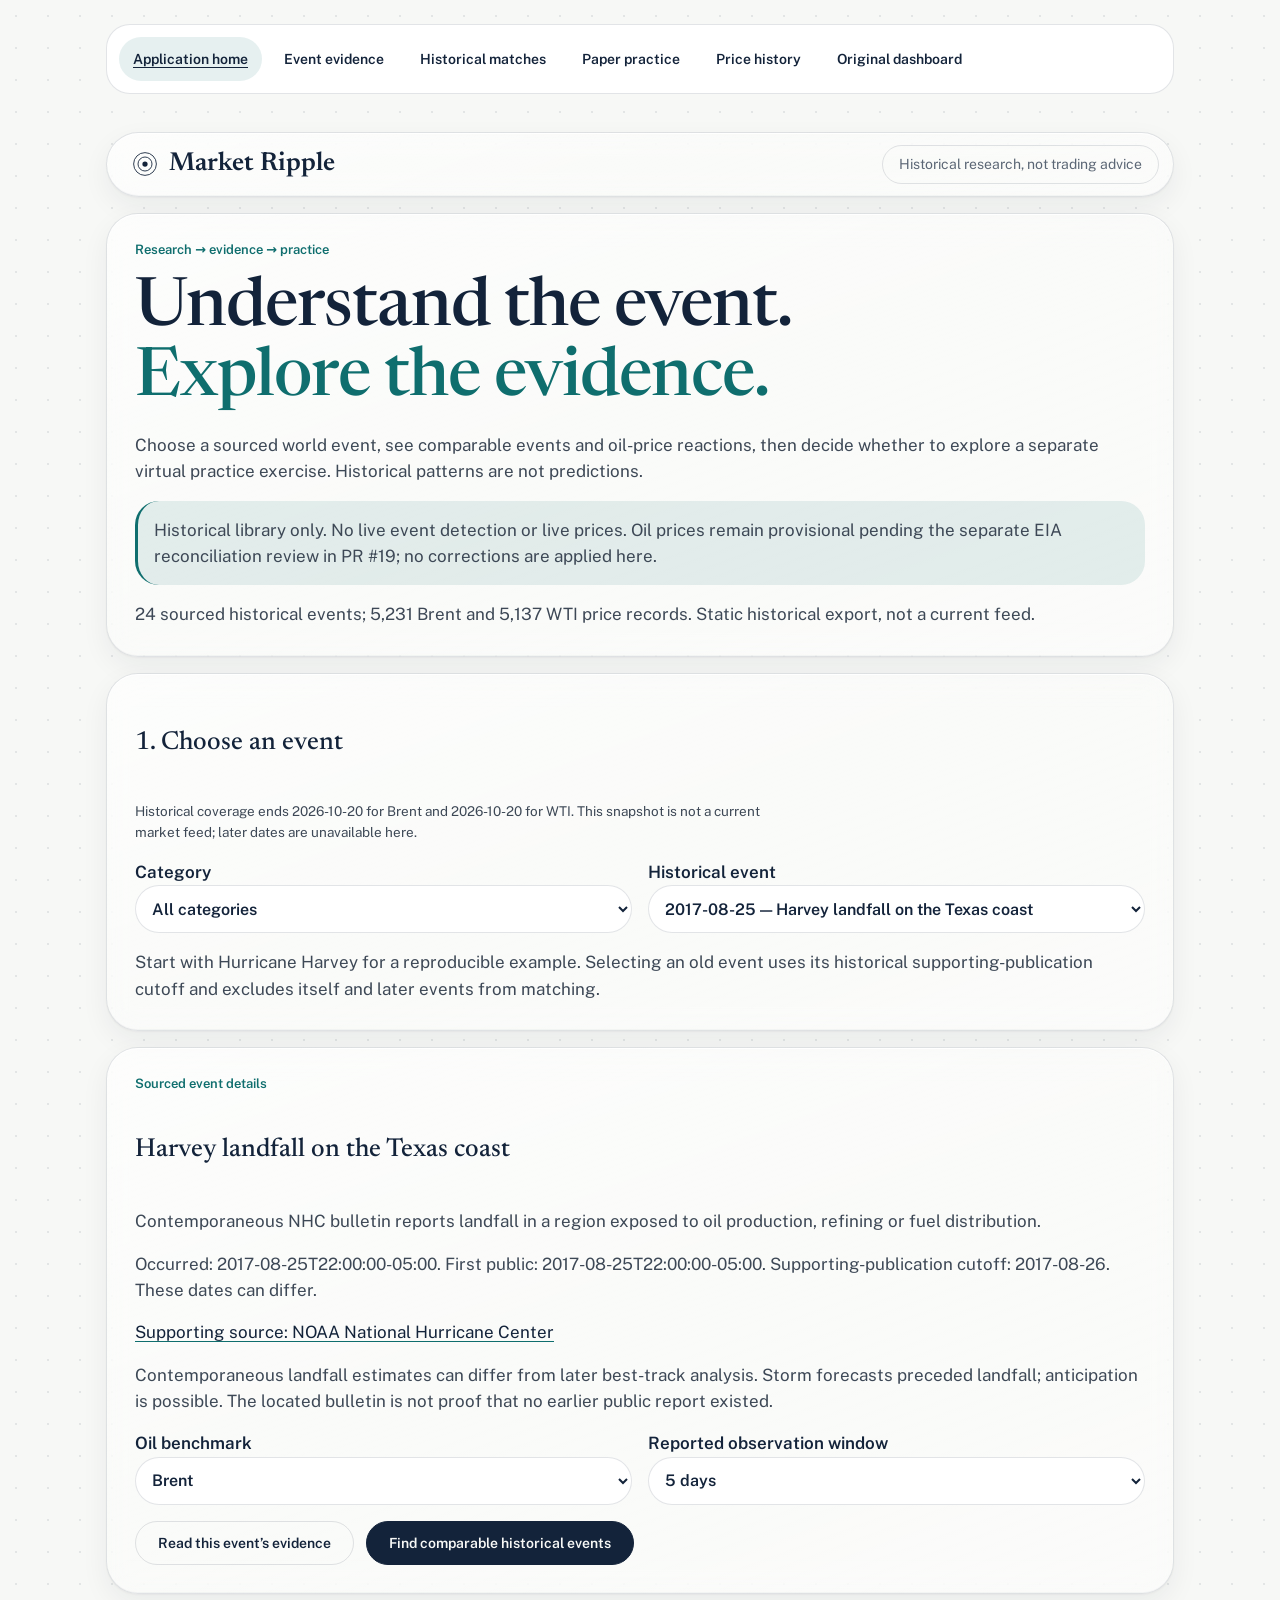
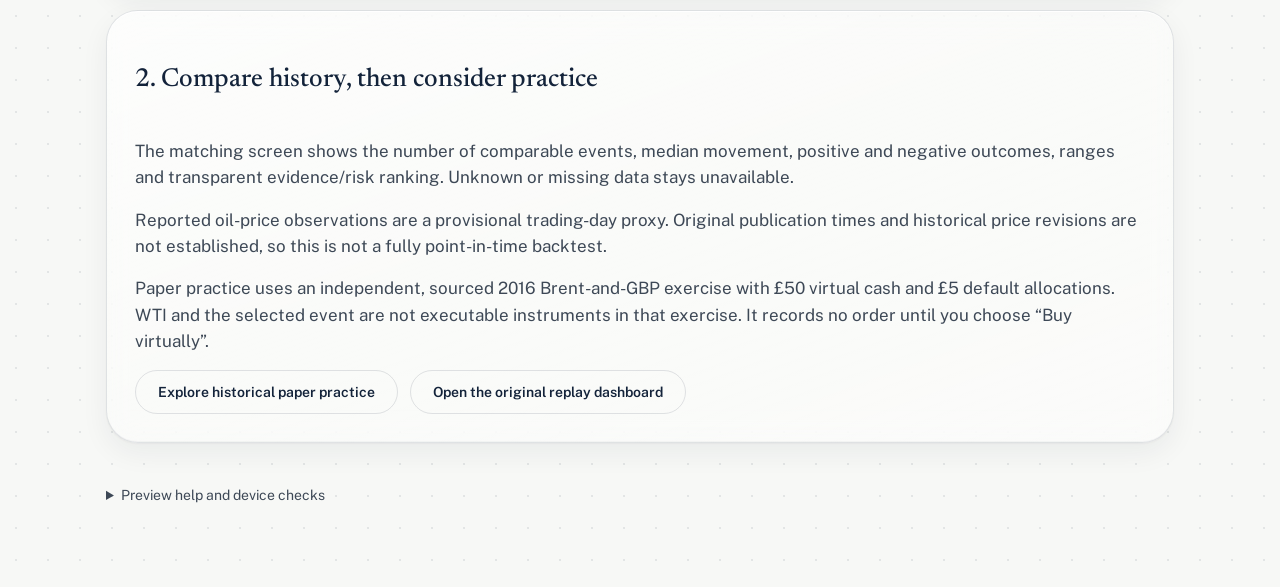
<file: app/index.html>
<!doctype html>
<html lang="en"><head><meta charset="utf-8"><meta name="viewport" content="width=device-width,initial-scale=1,viewport-fit=cover">
<title>Market Ripple | Event research and practice</title>
<link rel="stylesheet" href="https://fonts.googleapis.com/css2?family=Newsreader:opsz,wght@6..72,400;6..72,500;6..72,600&family=Public+Sans:wght@400;500;600;700&display=swap"><link rel="stylesheet" href="../matching/design.css"><link rel="stylesheet" href="app.css">
<script type="module" src="nav.mjs"></script><script type="module" src="home.mjs"></script></head>
<body class="mr-page app-page"><main class="mr-wrap mr-stack">
<header class="mr-bar mr-glass"><a class="mr-brand" href="./"><svg viewBox="0 0 32 32" aria-hidden="true"><circle cx="16" cy="16" r="3" fill="currentColor"/><circle cx="16" cy="16" r="8" fill="none" stroke="currentColor"/><circle cx="16" cy="16" r="13" fill="none" stroke="currentColor"/></svg>Market Ripple</a><span class="mr-badge">Historical research, not trading advice</span></header>
<section class="mr-panel mr-glass mr-stack"><span class="mr-label">Research → evidence → practice</span><h1 class="mr-hero">Understand the event.<br><span class="mr-hl">Explore the evidence.</span></h1><p>Choose a sourced world event, see comparable events and oil-price reactions, then decide whether to explore a separate virtual practice exercise. Historical patterns are not predictions.</p><p class="app-status">Historical library only. No live event detection or live prices. Oil prices remain provisional pending the separate EIA reconciliation review in PR #19; no corrections are applied here.</p><p id="load-status" role="status" aria-live="polite">Loading the historical event library…</p><button id="retry" class="mr-btn" hidden>Retry loading the event library</button><noscript>JavaScript is needed to select events. The original dashboard and source exports remain available.</noscript></section>
<section class="mr-panel mr-glass mr-stack"><h2>1. Choose an event</h2><p id="data-freshness" class="mr-note">Checking historical coverage…</p><div class="app-grid"><label>Category<select id="category" disabled><option value="all">All categories</option></select></label><label>Historical event<select id="event" disabled></select></label></div><p>Start with Hurricane Harvey for a reproducible example. Selecting an old event uses its historical supporting-publication cutoff and excludes itself and later events from matching.</p></section>
<section id="selected-event" class="mr-panel mr-glass mr-stack" hidden><span class="mr-label">Sourced event details</span><h2 id="event-title"></h2><p id="event-description"></p><p id="event-times"></p><p id="event-source"></p><p id="event-risk"></p><div class="app-grid"><label>Oil benchmark<select id="market"><option value="brent">Brent</option><option value="wti">WTI</option></select></label><label>Reported observation window<select id="days"><option value="1">1 day</option><option value="3">3 days</option><option value="5" selected>5 days</option><option value="10">10 days</option><option value="20">20 days</option></select></label></div><div id="event-links" class="app-actions"><a id="evidence-link" class="mr-btn">Read this event’s evidence</a><a id="matching-link" class="mr-btn mr-btn-primary">Find comparable historical events</a></div></section>
<section class="mr-panel mr-glass mr-stack"><h2>2. Compare history, then consider practice</h2><p>The matching screen shows the number of comparable events, median movement, positive and negative outcomes, ranges and transparent evidence/risk ranking. Unknown or missing data stays unavailable.</p><p>Reported oil-price observations are a provisional trading-day proxy. Original publication times and historical price revisions are not established, so this is not a fully point-in-time backtest.</p><p>Paper practice uses an independent, sourced 2016 Brent-and-GBP exercise with £50 virtual cash and £5 default allocations. WTI and the selected event are not executable instruments in that exercise. It records no order until you choose “Buy virtually”.</p><div class="app-actions"><a class="mr-btn" href="../paper.html">Explore historical paper practice</a><a class="mr-btn" href="../index.html">Open the original replay dashboard</a></div></section>
</main></body></html>
</file>
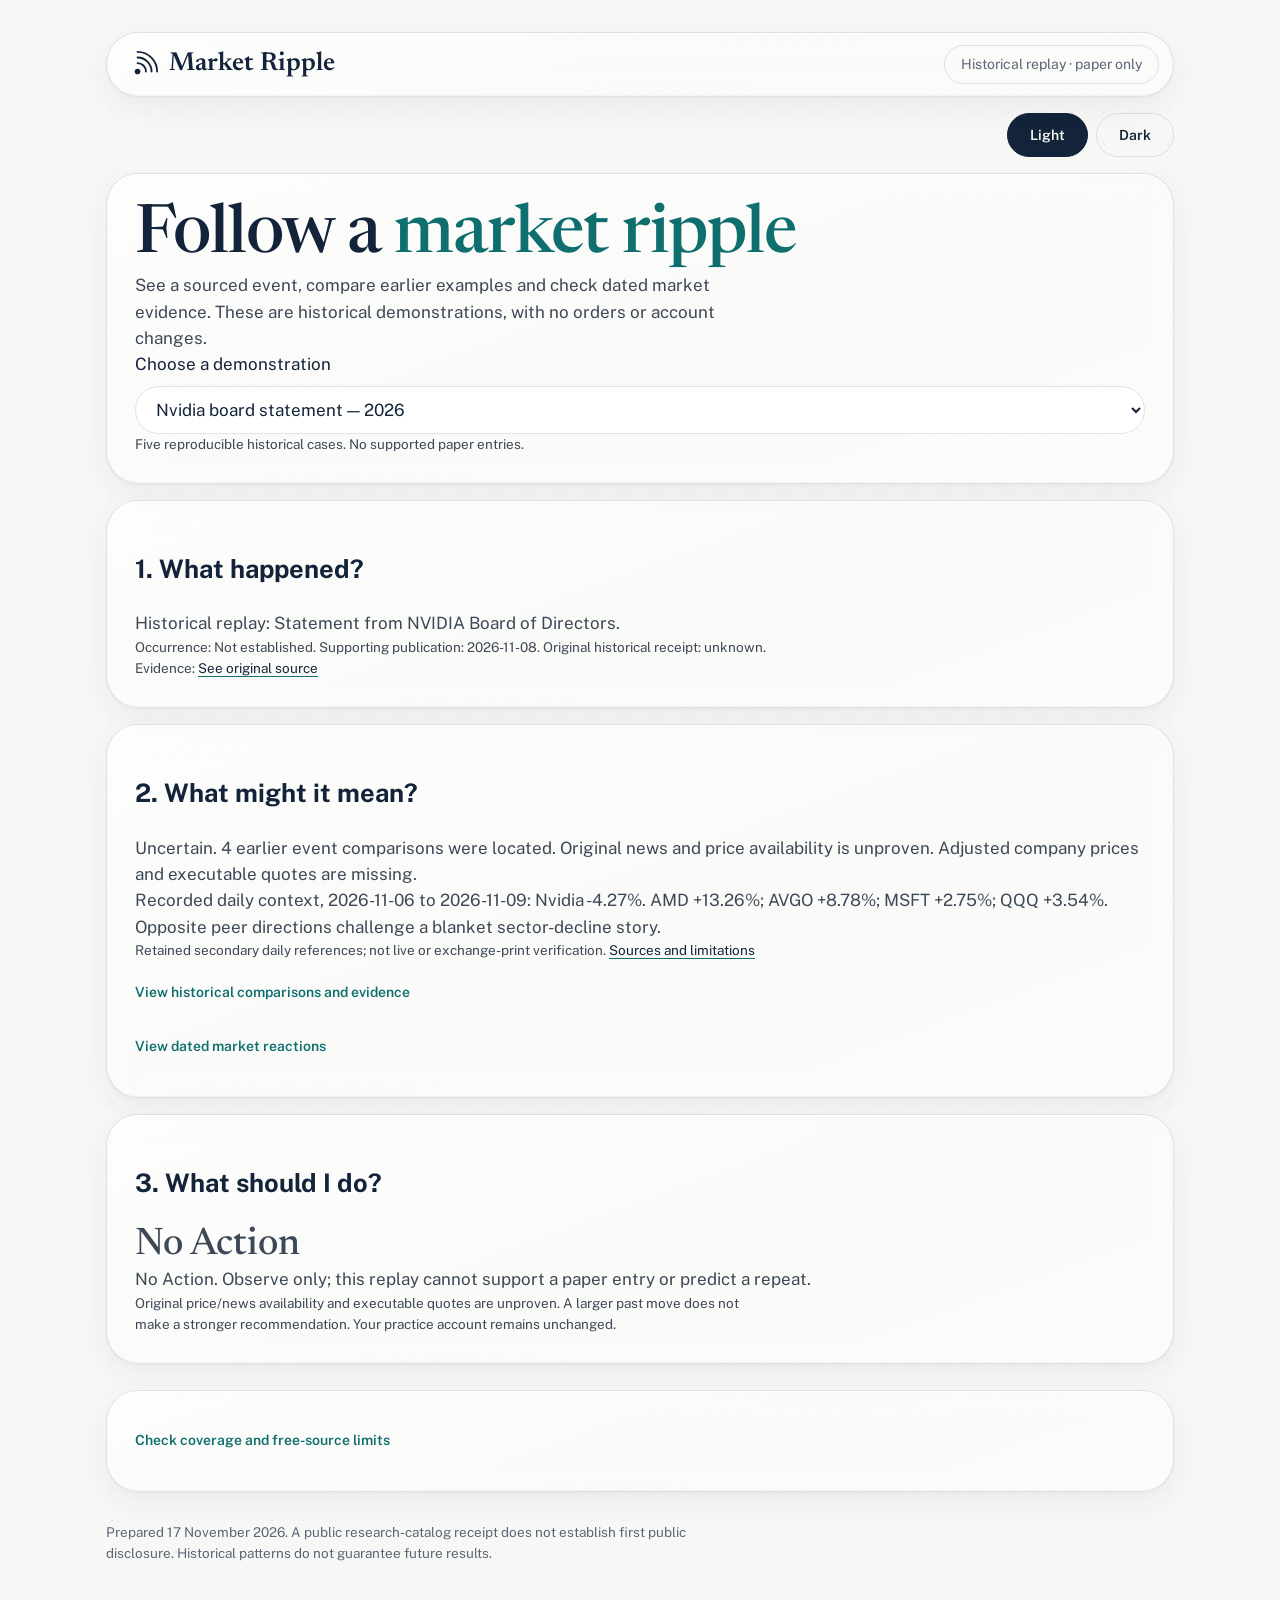
<file: free_pilot/index.html>
<!doctype html>
<html lang="en">
<head>
  <meta charset="utf-8">
  <meta name="viewport" content="width=device-width,initial-scale=1,viewport-fit=cover">
  <title>Market Ripple — free-data demonstration</title>
  <link rel="stylesheet" href="https://fonts.googleapis.com/css2?family=Newsreader:opsz,wght@6..72,500;6..72,600&family=Public+Sans:wght@400;500;600;700&display=swap">
  <link rel="stylesheet" href="design.css">
  <link rel="stylesheet" href="view.css">
</head>
<body class="mr-page">
<div class="mr-wrap mr-stack">
  <header class="mr-bar mr-glass">
    <h1 class="mr-brand"><svg viewBox="0 0 30 30" aria-hidden="true"><circle cx="7" cy="23" r="3" fill="currentColor"/><path d="M7 14a9 9 0 0 1 9 9M7 8a15 15 0 0 1 15 15M7 2a21 21 0 0 1 21 21" fill="none" stroke="currentColor" stroke-width="2" stroke-linecap="round"/></svg>Market Ripple</h1>
    <span class="mr-badge">Historical replay · paper only</span>
  </header>
  <div class="theme-switch" role="group" aria-label="Colour theme">
    <button class="mr-btn" type="button" data-theme="light" aria-pressed="true">Light</button>
    <button class="mr-btn" type="button" data-theme="dark" aria-pressed="false">Dark</button>
  </div>
  <section class="mr-panel mr-glass">
    <h2 class="mr-hero">Follow a <span class="mr-hl">market ripple</span></h2>
    <p class="mr-lead">See a sourced event, compare earlier examples and check dated market evidence. These are historical demonstrations, with no orders or account changes.</p>
    <label for="case">Choose a demonstration</label>
    <select id="case" disabled><option>Loading sourced examples…</option></select>
    <p class="mr-note" id="load-status" role="status">Loading the retained research.</p>
  </section>
  <main id="answers" class="mr-stack" aria-live="polite" hidden>
    <section class="mr-panel mr-glass" data-answer="what_happened">
      <h2>1. What happened?</h2><p id="what"></p><p class="mr-note" id="when"></p><p class="mr-note" id="event-source"></p>
    </section>
    <section class="mr-panel mr-glass" data-answer="likely_outcome">
      <h2>2. What might it mean?</h2><p id="meaning"></p><p id="reaction"></p>
      <p class="mr-note" id="price-source"></p>
      <details class="mr-disclosure"><summary>View historical comparisons and evidence</summary>
        <p class="mr-note">Matching uses event facts before inspecting later returns. Missing severity, different companies and market conditions weaken a comparison.</p>
        <ul id="matches"></ul><p id="cohort" class="mr-note"></p><ul id="sources"></ul>
      </details>
      <details class="mr-disclosure"><summary>View dated market reactions</summary>
        <p class="mr-note">These are retrospective current-vintage reference changes. They did not enter the frozen earlier decision. Reporting observations are not intraday quotes or guaranteed exchange sessions. USD/JPY increases mean one US dollar buys more yen.</p>
        <div class="mr-table-scroll"><table class="mr-table"><thead><tr><th>Market / unit</th><th>Observations</th><th>Baseline</th><th>End</th><th>Change</th></tr></thead><tbody id="reactions"></tbody></table></div>
        <p class="mr-note">Prices: <a href="https://www.eia.gov/dnav/pet/hist/RBRTED.htm">EIA Brent</a>, <a href="https://www.eia.gov/dnav/pet/hist/RWTCD.htm">EIA WTI</a>, Federal Reserve <a href="https://www.federalreserve.gov/releases/h10/hist/dat00_uk.htm">GBP</a>, <a href="https://www.federalreserve.gov/releases/h10/hist/dat00_eu.htm">EUR</a> and <a href="https://www.federalreserve.gov/releases/h10/hist/dat00_ja.htm">JPY</a>. Missing prices are left missing; no forecast or causal effect is established.</p>
      </details>
    </section>
    <section class="mr-panel mr-glass" data-answer="suggested_action">
      <h2>3. What should I do?</h2><p class="mr-figure" id="action">No Action</p><p id="suggestion"></p>
      <p class="mr-note">Original price/news availability and executable quotes are unproven. A larger past move does not make a stronger recommendation. Your practice account remains unchanged.</p>
    </section>
  </main>
  <details class="mr-panel mr-glass mr-disclosure">
    <summary>Check coverage and free-source limits</summary>
    <p id="coverage-note"></p>
    <div class="mr-table-scroll"><table class="mr-table"><thead><tr><th>Market group</th><th>Numeric primary references</th><th>Retained secondary rows</th><th>Reported reactions</th></tr></thead><tbody id="coverage"></tbody></table></div>
    <p class="mr-note">Gold and adjusted equity/index series remain incomplete. Stooq was challenged/blocked; Yahoo returned 429. Keyed free tiers were assessed but not connected. No paid plan, trial, billing or credentials were configured. This page is not a continuous monitor or a fresh-news alert.</p>
  </details>
  <footer class="mr-note">Prepared 17 November 2026. A public research-catalog receipt does not establish first public disclosure. Historical patterns do not guarantee future results.</footer>
</div>
<script type="module" src="view.mjs"></script>
</body>
</html>
</file>
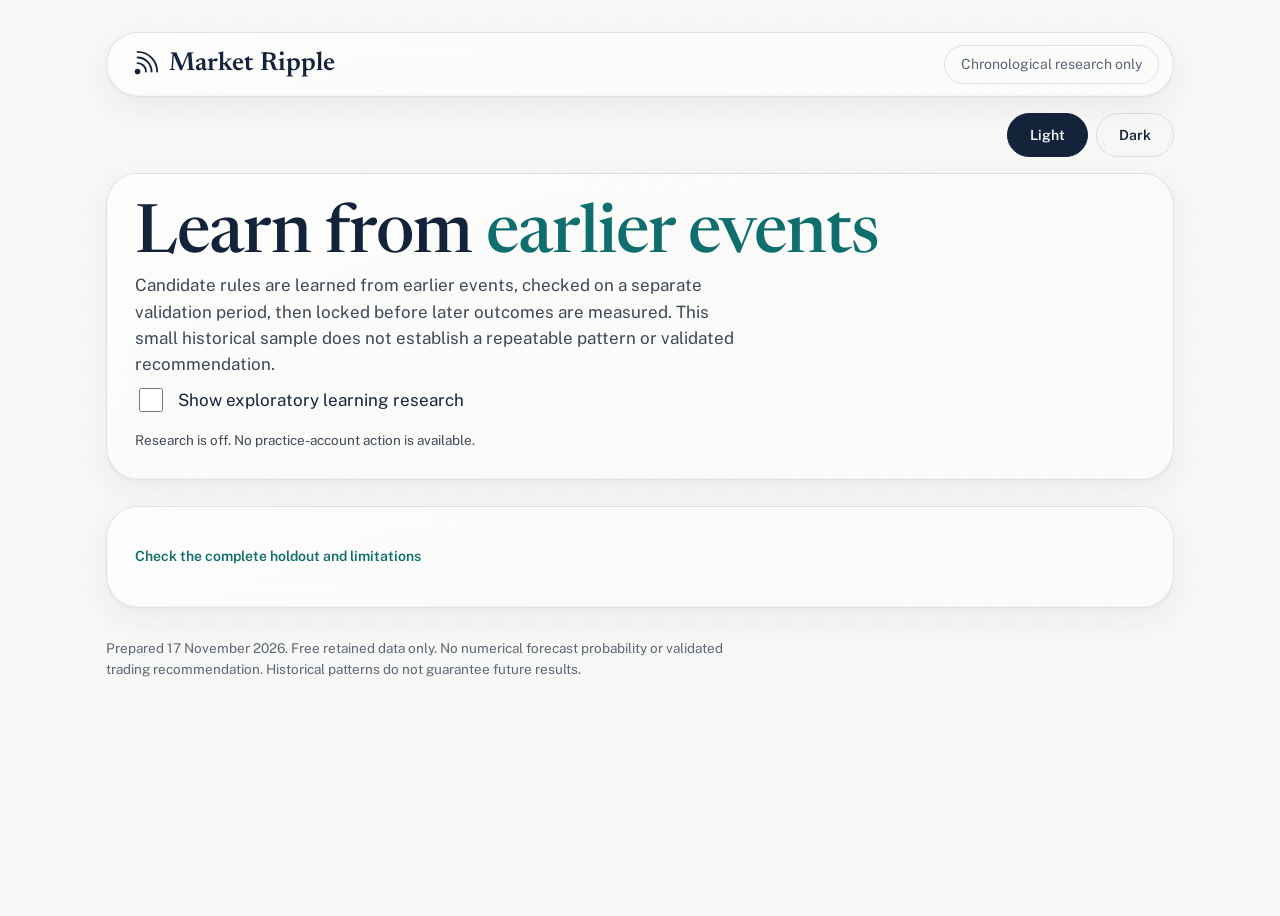
<file: learning/index.html>
<!doctype html>
<html lang="en">
<head>
  <meta charset="utf-8">
  <meta name="viewport" content="width=device-width,initial-scale=1,viewport-fit=cover">
  <title>Market Ripple — chronological learning research</title>
  <link rel="stylesheet" href="https://fonts.googleapis.com/css2?family=Newsreader:opsz,wght@6..72,500;6..72,600&family=Public+Sans:wght@400;500;600;700&display=swap">
  <link rel="stylesheet" href="../simulations/design.css">
  <link rel="stylesheet" href="../simulations/view.css">
</head>
<body class="mr-page">
<div class="mr-wrap mr-stack">
  <header class="mr-bar mr-glass">
    <h1 class="mr-brand"><svg viewBox="0 0 30 30" aria-hidden="true"><circle cx="7" cy="23" r="3" fill="currentColor"/><path d="M7 14a9 9 0 0 1 9 9M7 8a15 15 0 0 1 15 15M7 2a21 21 0 0 1 21 21" fill="none" stroke="currentColor" stroke-width="2" stroke-linecap="round"/></svg>Market Ripple</h1>
    <span class="mr-badge">Chronological research only</span>
  </header>
  <div class="theme-switch" role="group" aria-label="Colour theme">
    <button class="mr-btn" type="button" data-theme="light" aria-pressed="true">Light</button>
    <button class="mr-btn" type="button" data-theme="dark" aria-pressed="false">Dark</button>
  </div>
  <section class="mr-panel mr-glass">
    <h2 class="mr-hero">Learn from <span class="mr-hl">earlier events</span></h2>
    <p class="mr-lead">Candidate rules are learned from earlier events, checked on a separate validation period, then locked before later outcomes are measured. This small historical sample does not establish a repeatable pattern or validated recommendation.</p>
    <label class="opt-in"><input type="checkbox" id="opt-in">Show exploratory learning research</label>
    <p id="load-status" role="status" class="mr-note">Research is off. No practice-account action is available.</p>
    <div id="controls" hidden><label for="case">Choose a later historical test event</label><select id="case" disabled></select></div>
  </section>
  <main id="answers" class="mr-stack" hidden aria-live="polite">
    <section class="mr-panel mr-glass" data-answer="what_happened"><h2>1. What happened?</h2><p id="what"></p><p id="when" class="mr-note"></p><p id="event-source" class="mr-note"></p></section>
    <section class="mr-panel mr-glass" data-answer="likely_outcome"><h2>2. What might it mean?</h2><p id="meaning"></p><p id="coverage"></p>
      <details class="mr-disclosure"><summary>Inspect the earlier learning and validation</summary><p id="method"></p><p id="model"></p><div class="mr-table-scroll"><table class="mr-table"><thead><tr><th>Earlier rule / observations</th><th>Settled / signals</th><th>Positive / negative</th><th>Mean net GBP</th><th>Risk-adjusted score</th></tr></thead><tbody id="training"></tbody></table></div><p id="validation" class="mr-note"></p></details>
      <details class="mr-disclosure"><summary>Inspect the later dated hypothetical outcome</summary><p id="outcome"></p><div class="mr-table-scroll"><table class="mr-table"><thead><tr><th>Date</th><th>Sourced reference</th><th>GBP value per unit</th><th>Hypothetical action</th></tr></thead><tbody id="path"></tbody></table></div><p id="sources" class="mr-note"></p><p class="mr-note">Daily EIA/Fed reporting references are not executable exchange fills. Missing prices are not filled. For all fixed-rule charts, gains/losses, costs and baselines, <a href="../simulations/">open the separate simulation study</a>.</p></details>
    </section>
    <section class="mr-panel mr-glass" data-answer="suggested_action"><h2>3. What should I do?</h2><p id="action" class="mr-figure">No Action</p><p id="suggestion"></p><p class="mr-note">Validated action: No Action. Research Watch is not a supported Buy. No calibrated probability, proven edge, order or practice-account change exists. Historical results do not guarantee a repeat.</p></section>
  </main>
  <details class="mr-panel mr-glass mr-disclosure"><summary>Check the complete holdout and limitations</summary><p id="summary"></p><p id="limits" class="mr-note"></p><p class="mr-note">Prediction audit timestamps are actual research-run times recorded now. Historical decision bounds are simulated; they are never relabelled as original past forecasts. Revised later observations append versions without overwriting predictions.</p></details>
  <footer class="mr-note">Prepared 17 November 2026. Free retained data only. No numerical forecast probability or validated trading recommendation. Historical patterns do not guarantee future results.</footer>
</div>
<script type="module" src="view.mjs"></script>
</body>
</html>
</file>
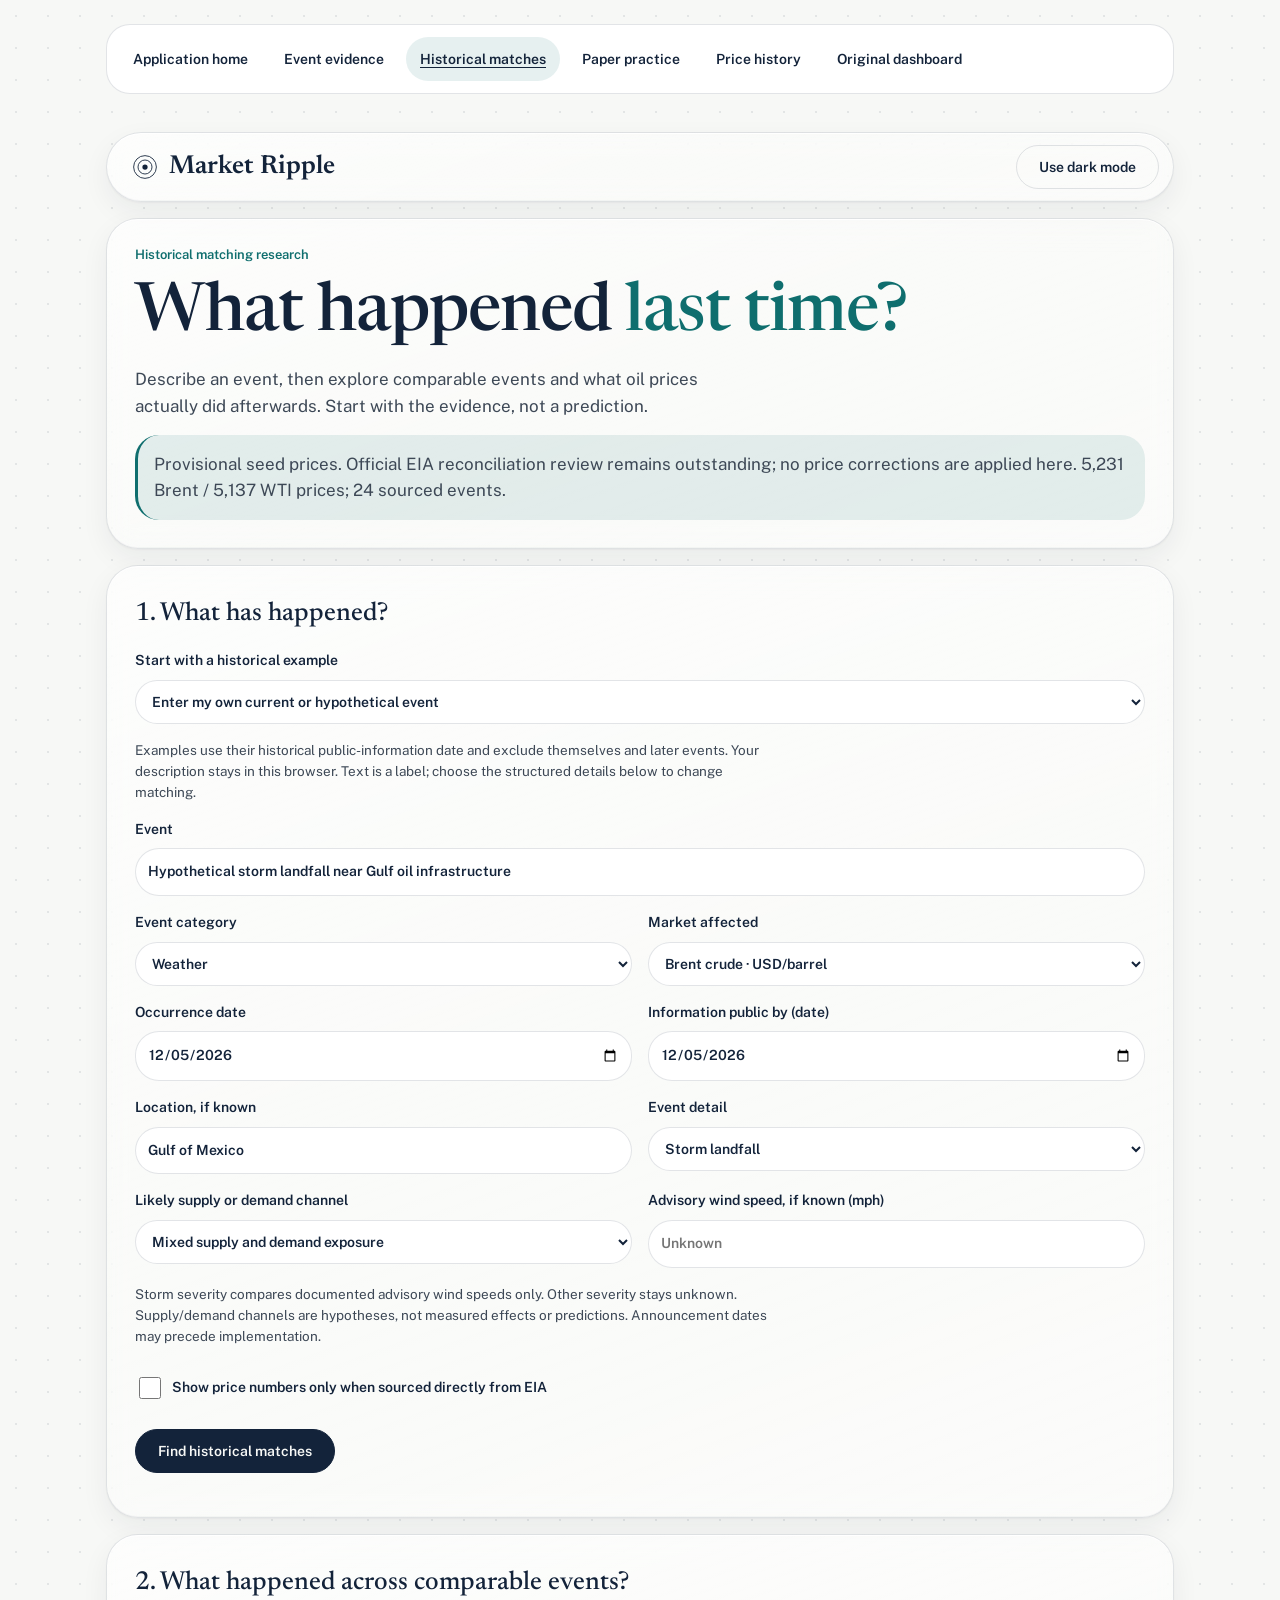
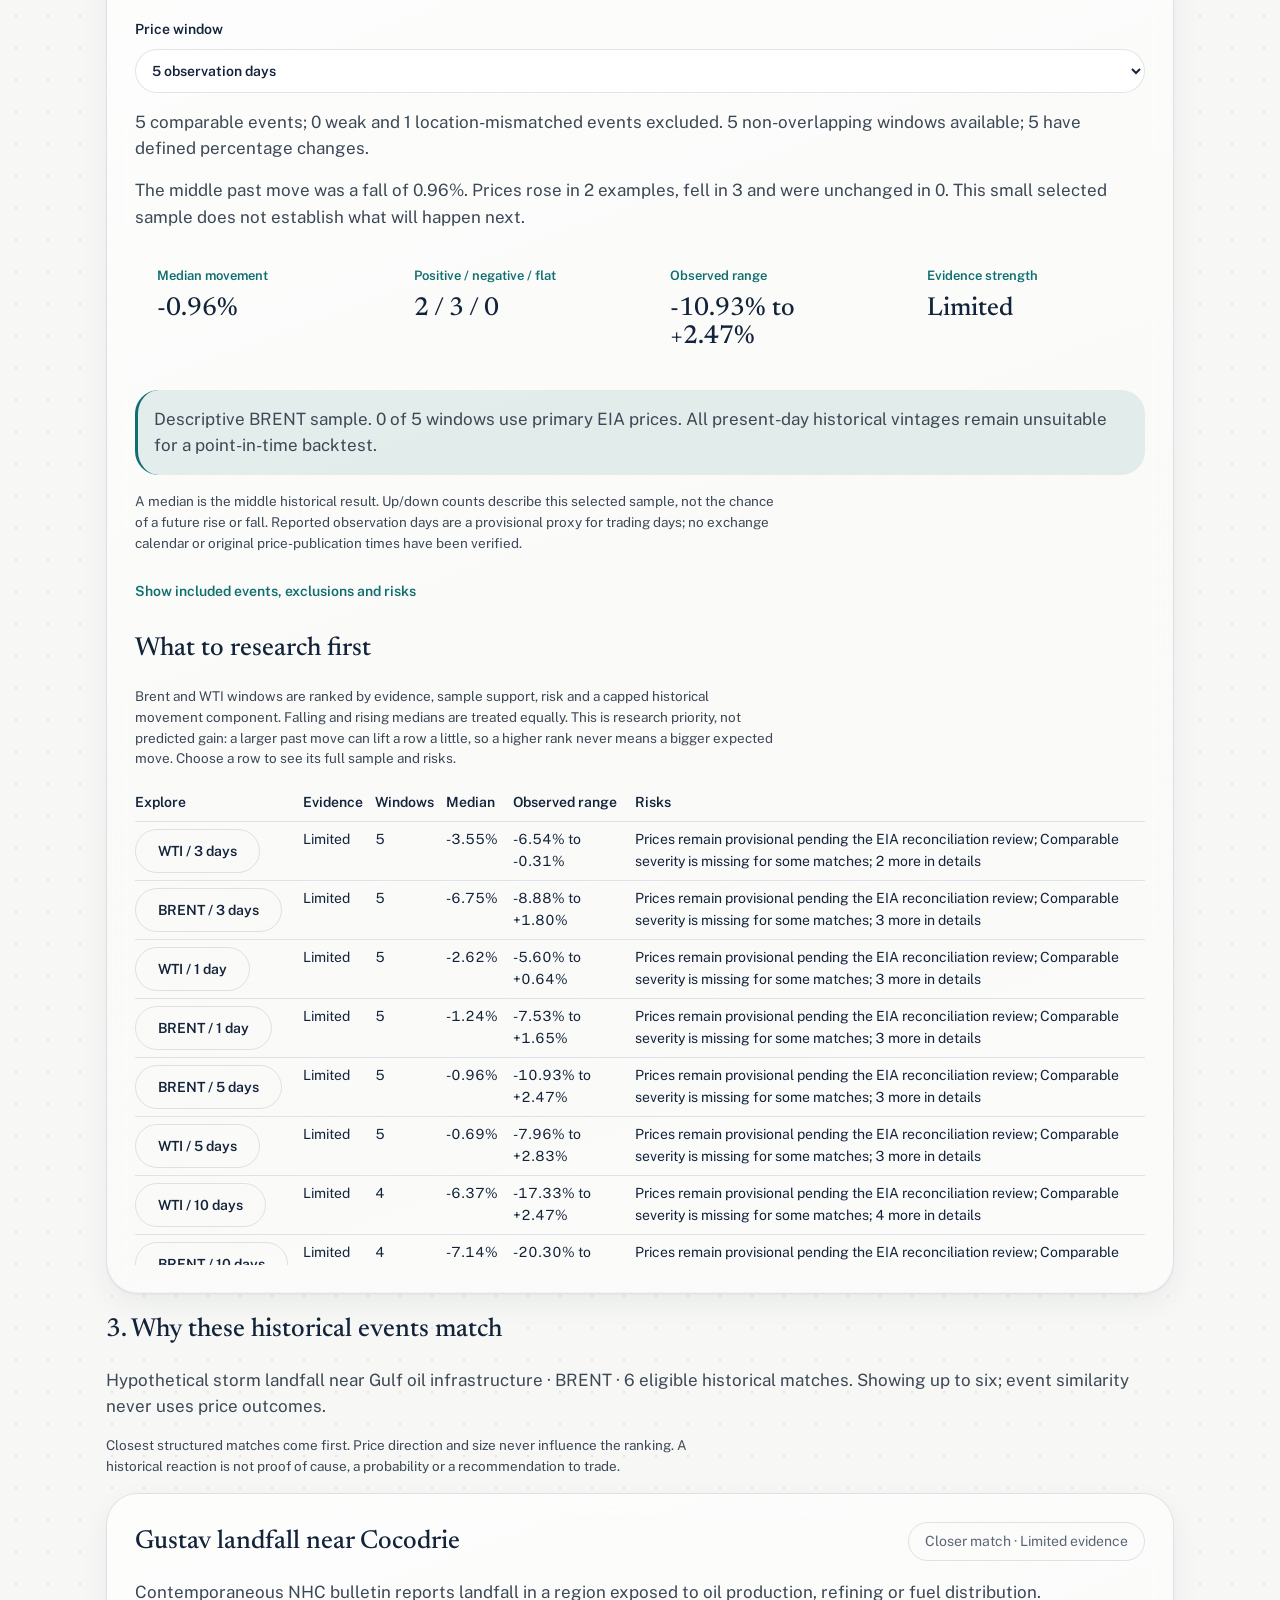
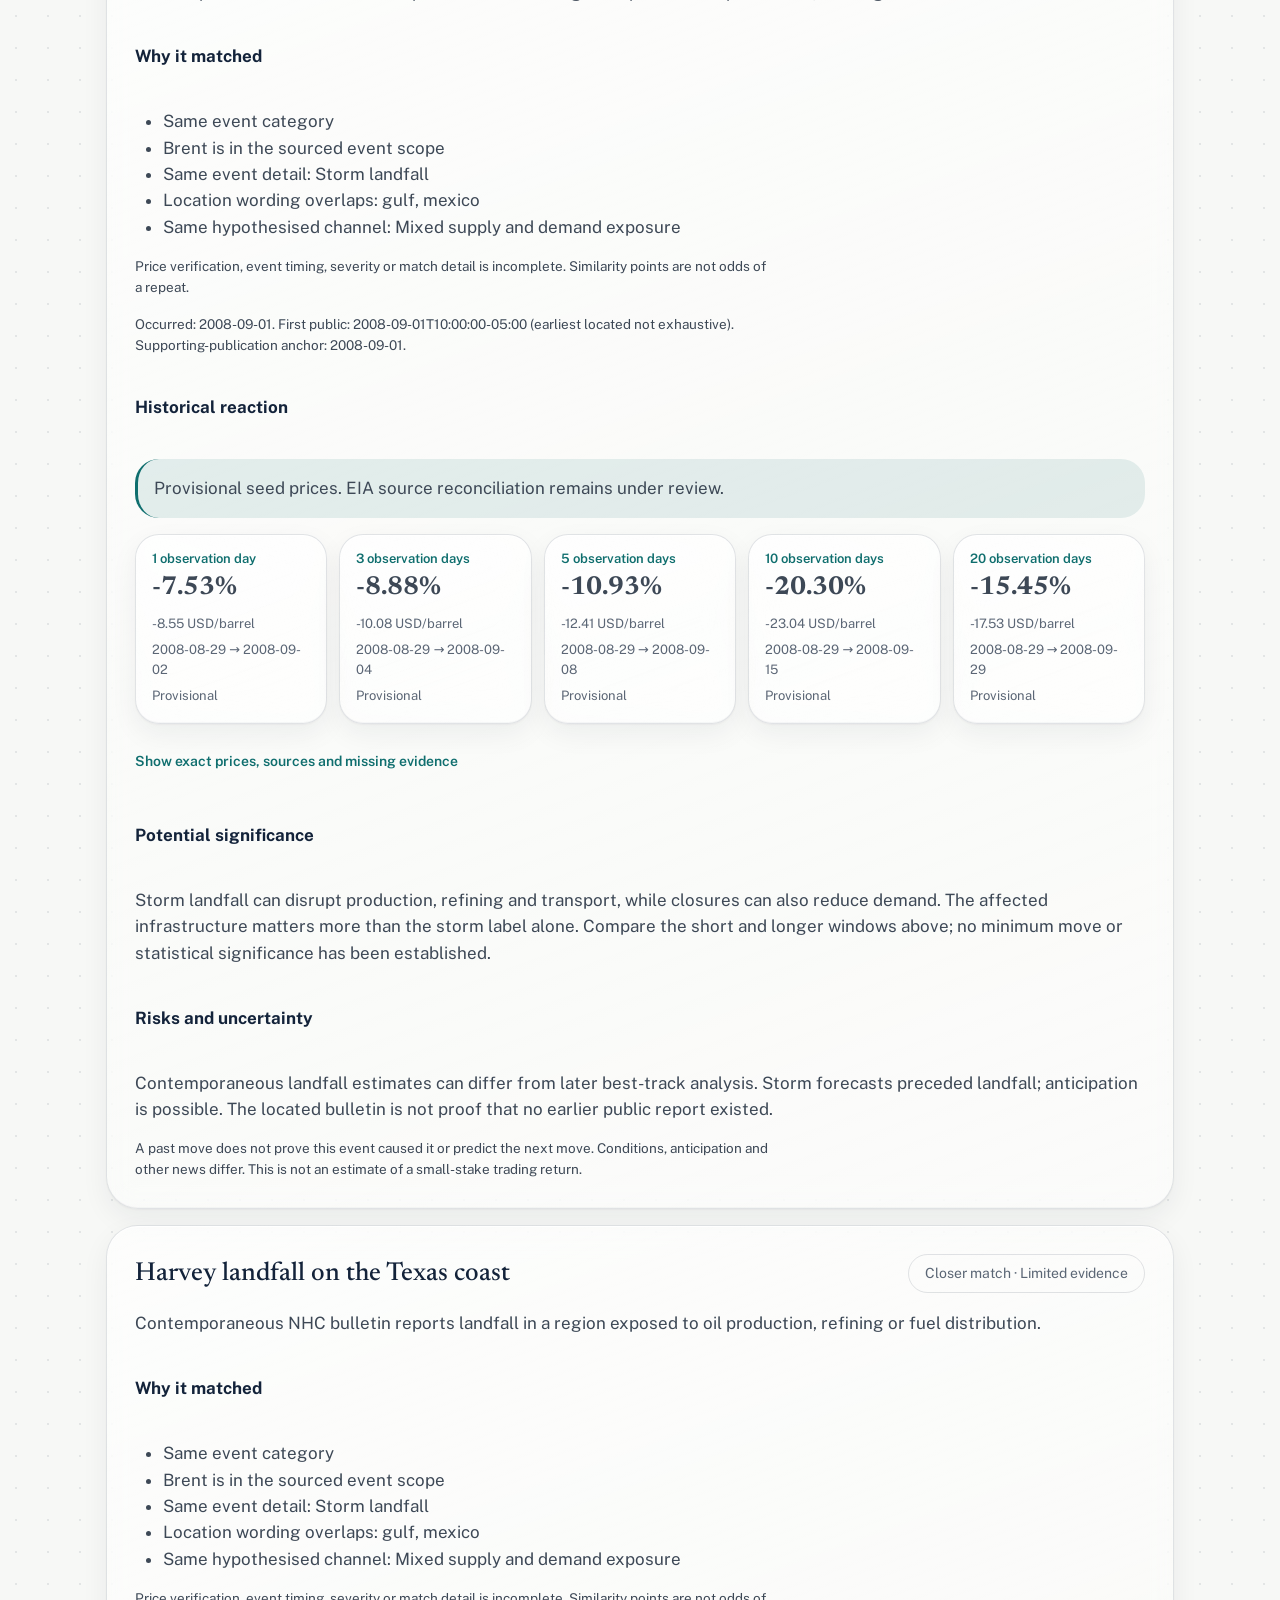
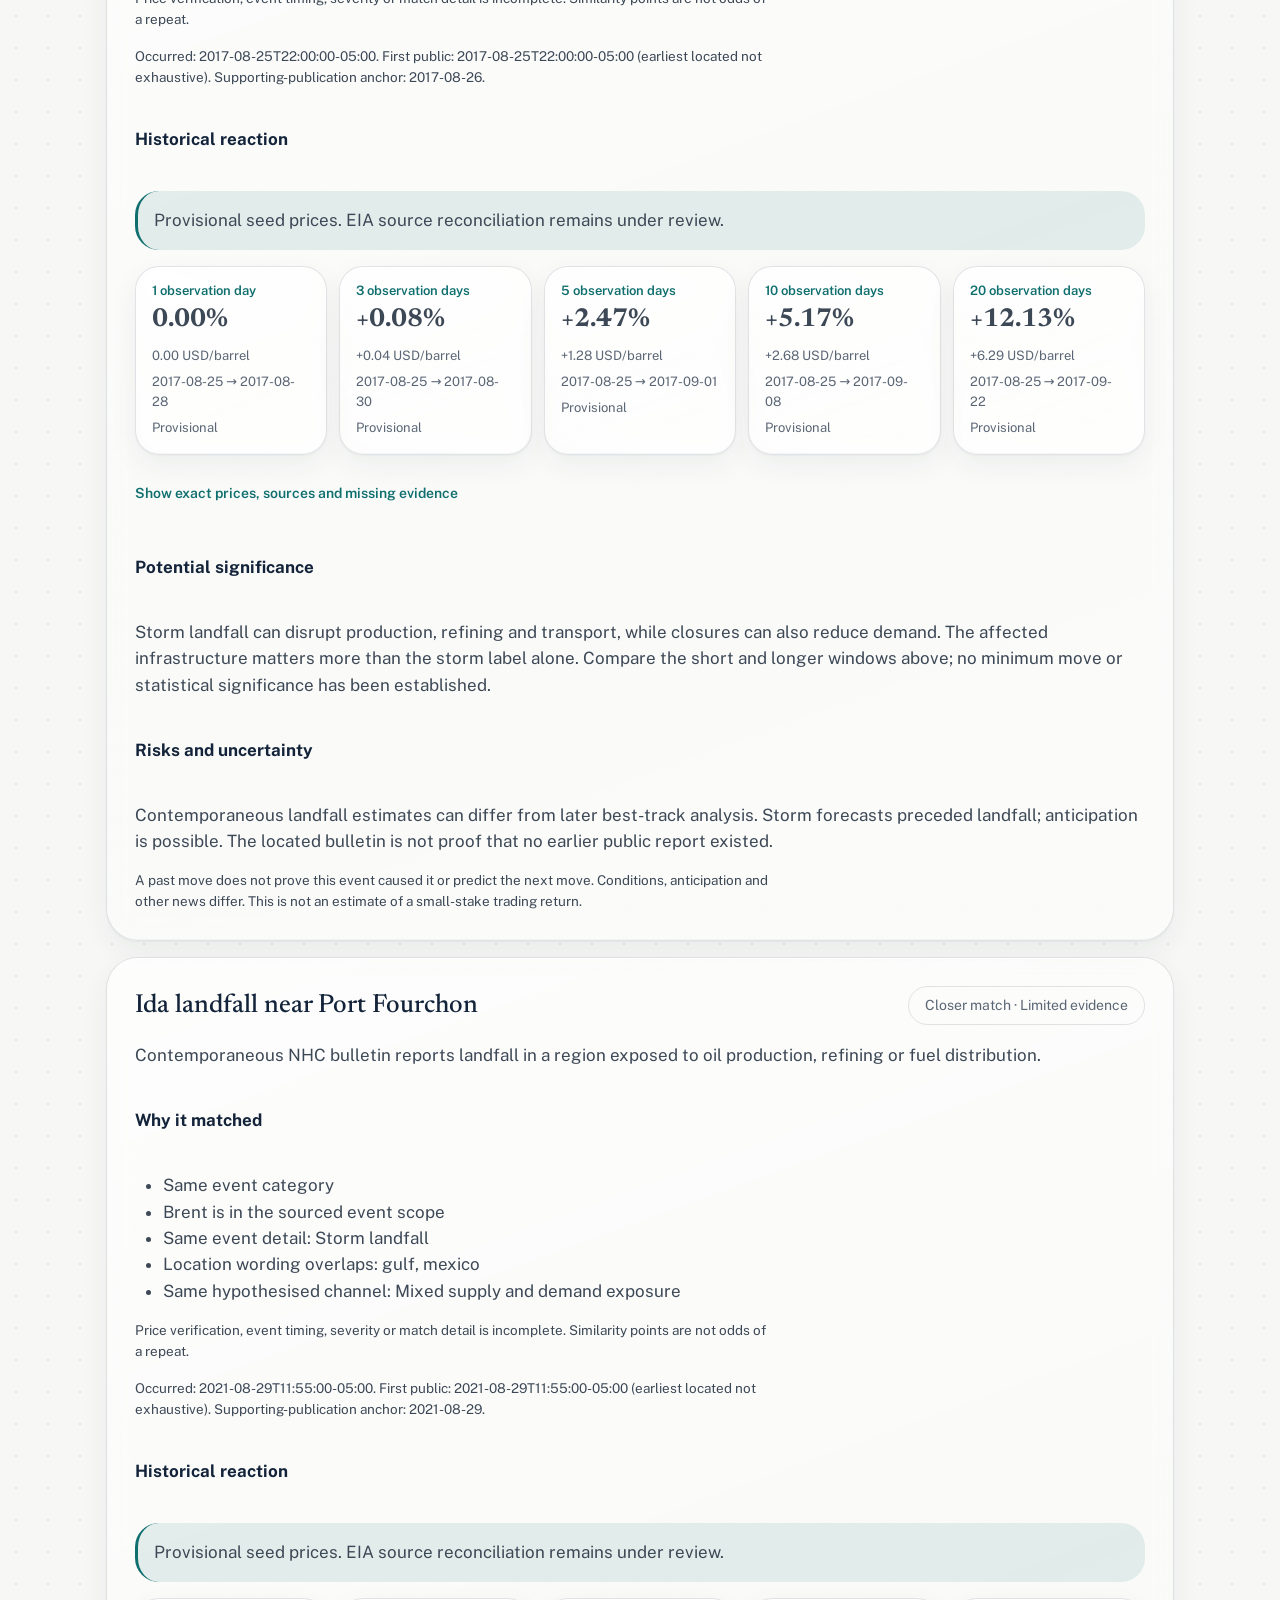
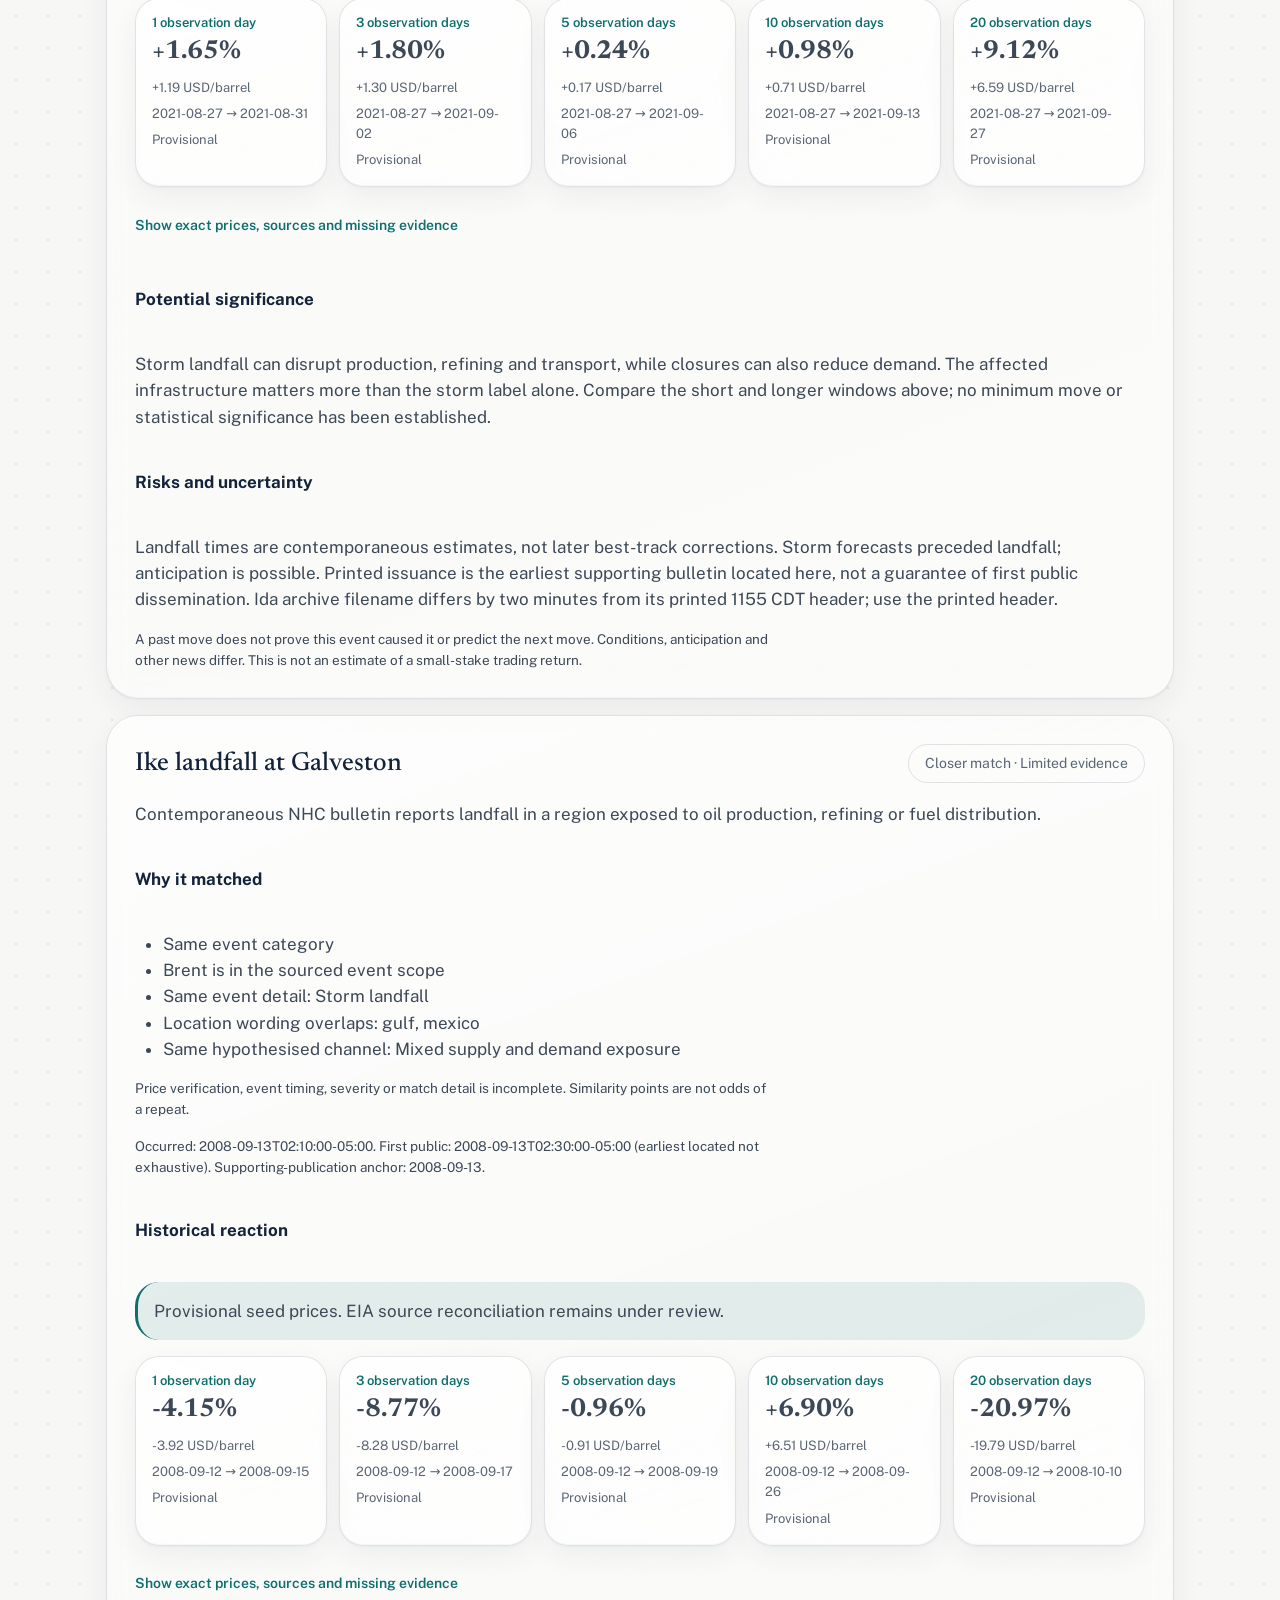
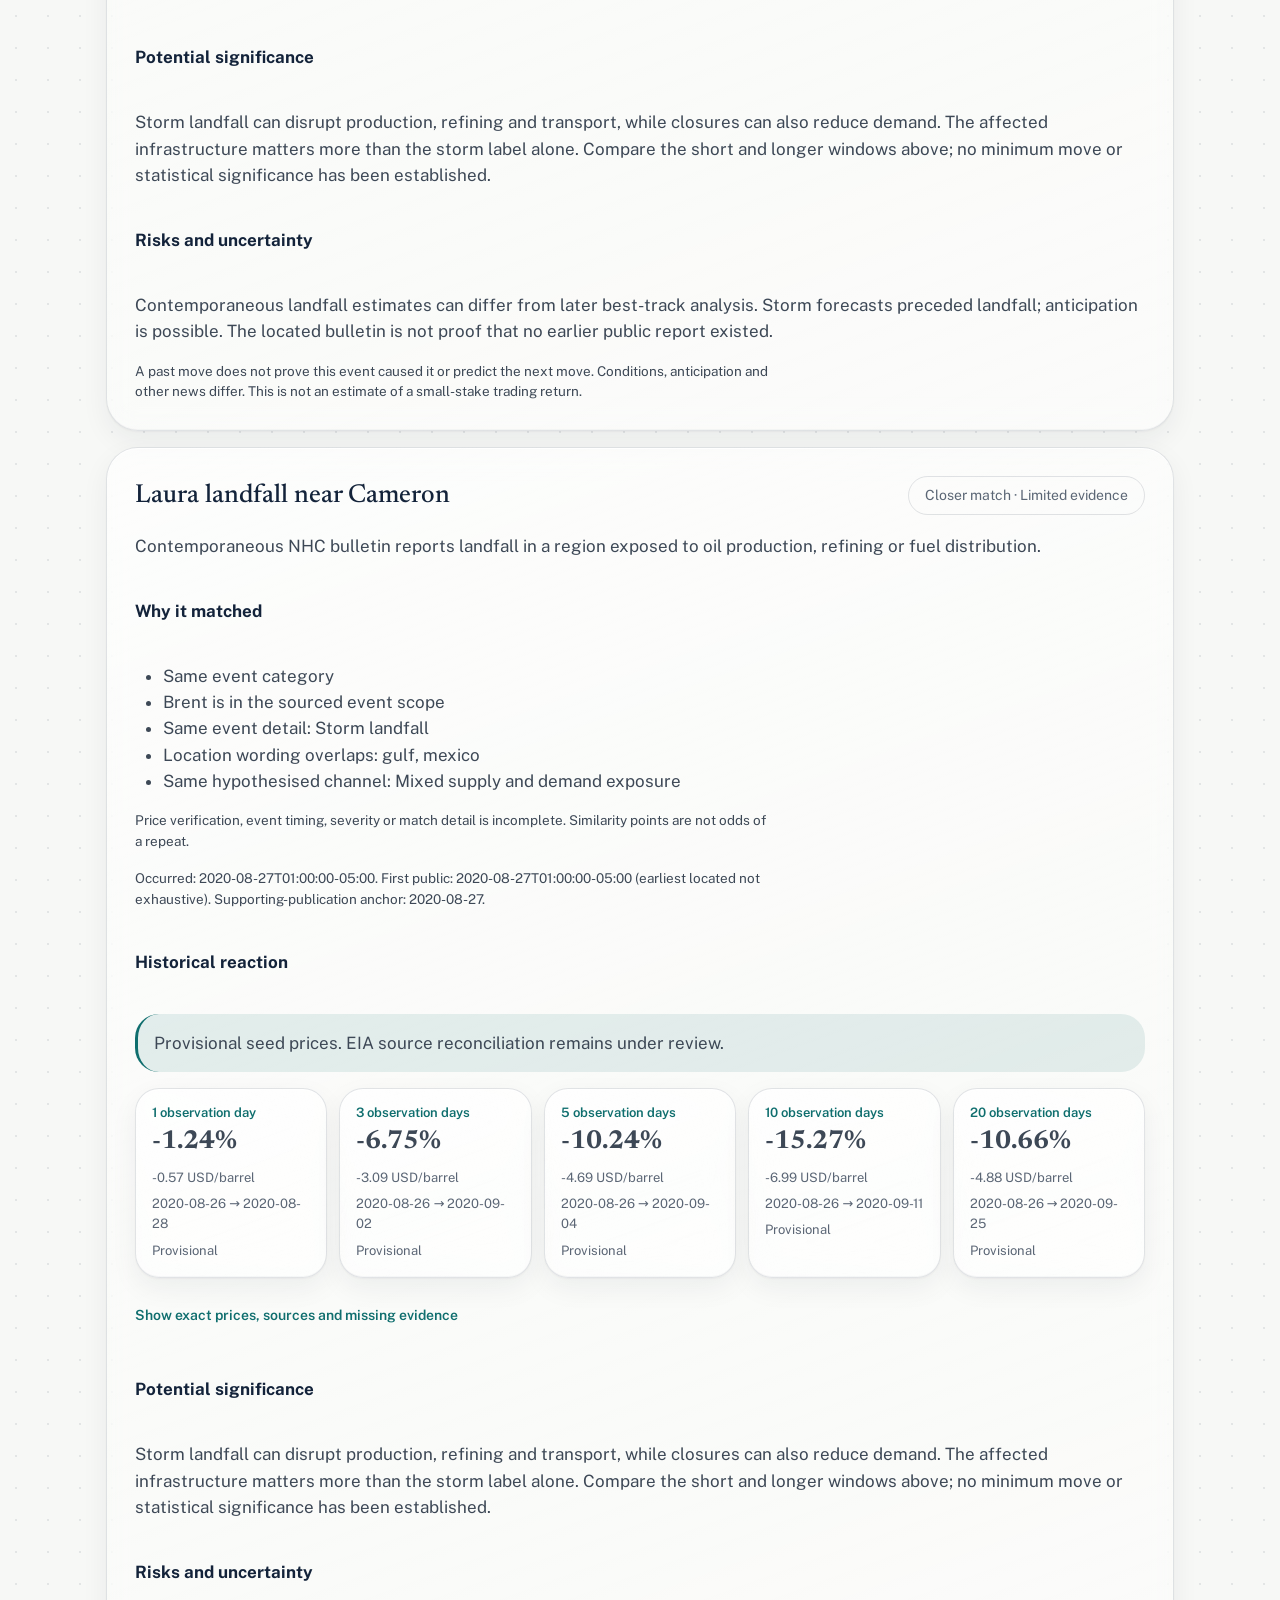
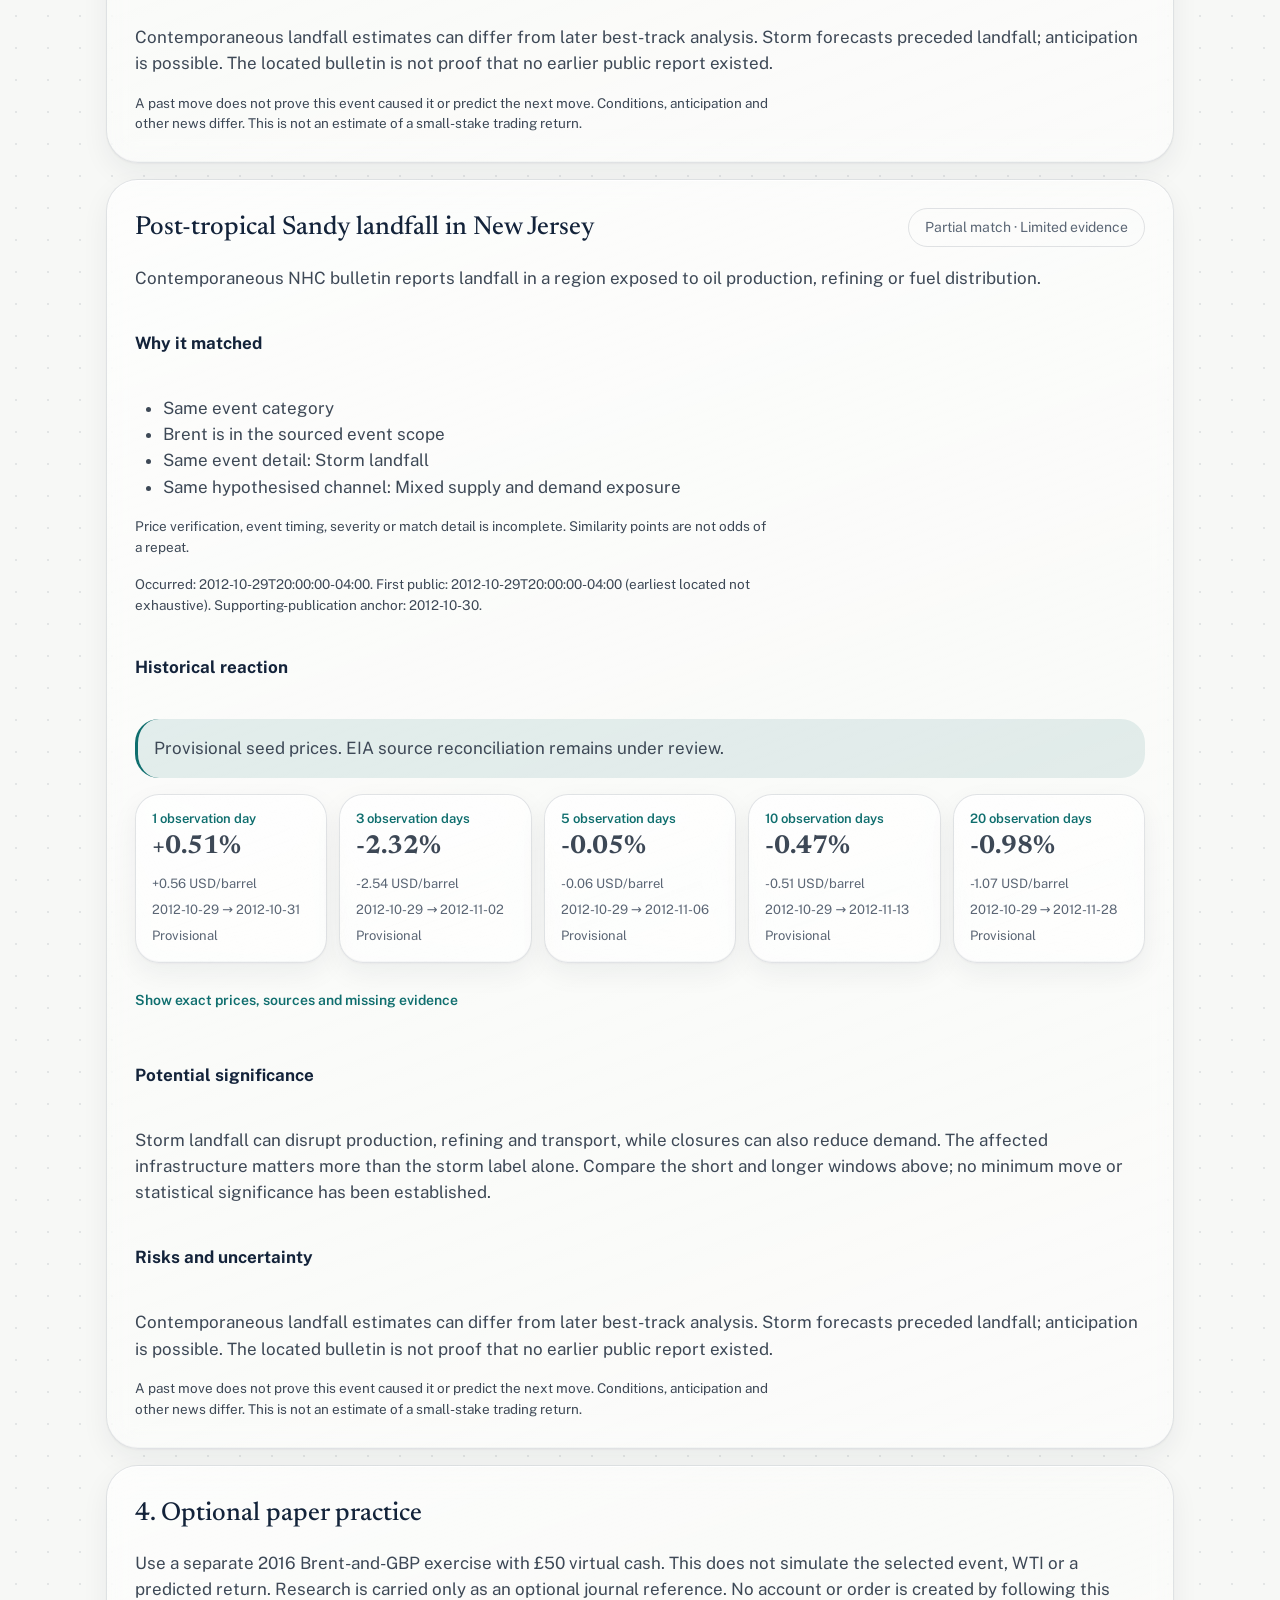
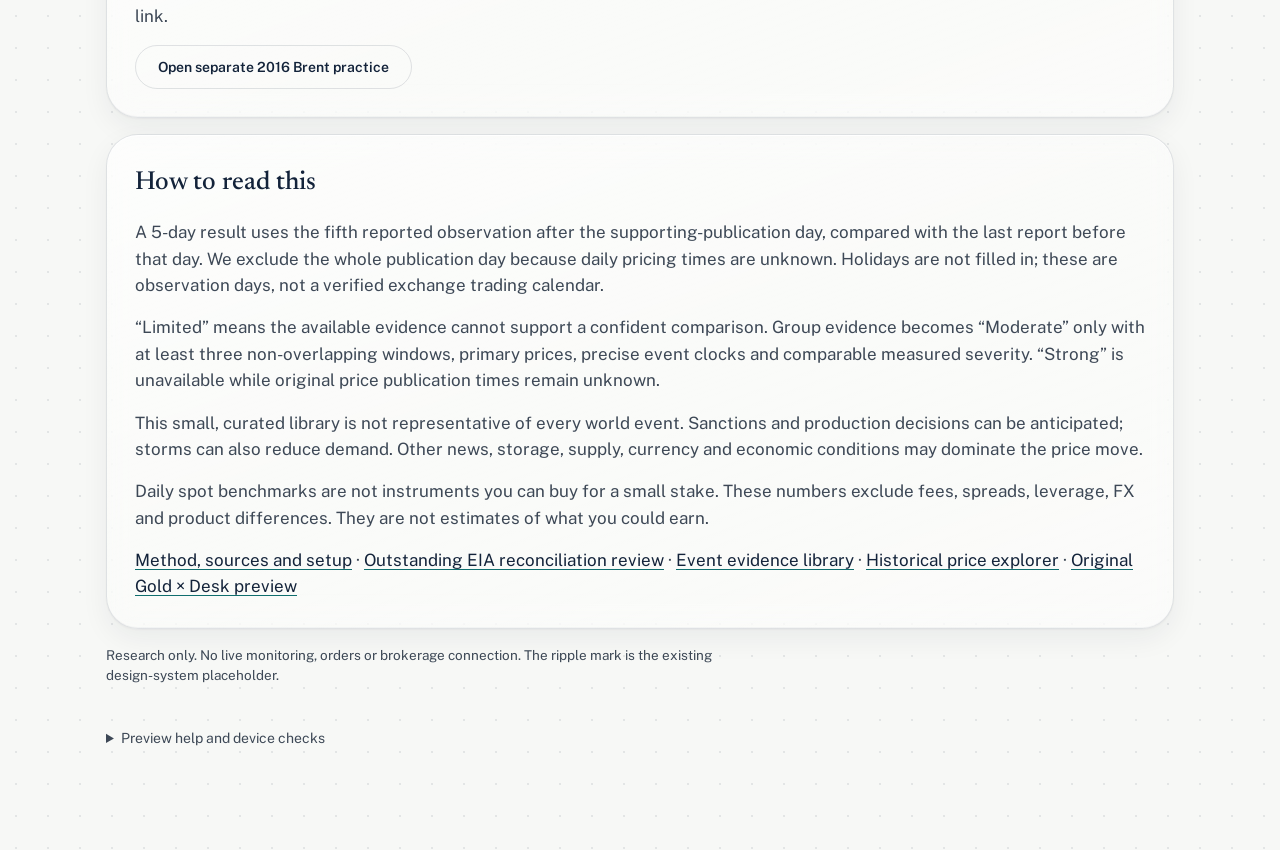
<file: matching/index.html>
<!doctype html>
<html lang="en"><head><meta charset="utf-8"><meta name="viewport" content="width=device-width,initial-scale=1,viewport-fit=cover">
<title>Market Ripple — Explore historical matches</title>
<link rel="stylesheet" href="https://fonts.googleapis.com/css2?family=Newsreader:opsz,wght@6..72,400;6..72,500;6..72,600&family=Public+Sans:wght@400;500;600;700&display=swap">
<link rel="stylesheet" href="design.css"><link rel="stylesheet" href="view.css">
<script type="module" src="view.mjs"></script><link rel="stylesheet" href="../app/app.css"><script type="module" src="../app/nav.mjs"></script></head>
<body class="mr-page"><main class="mr-wrap mr-stack">
<header class="mr-bar mr-glass"><a class="mr-brand" href="../index.html"><svg viewBox="0 0 32 32" aria-hidden="true"><circle cx="16" cy="16" r="3" fill="currentColor"/><circle cx="16" cy="16" r="8" fill="none" stroke="currentColor"/><circle cx="16" cy="16" r="13" fill="none" stroke="currentColor"/></svg>Market Ripple</a><button id="theme" class="mr-btn" type="button">Use dark mode</button></header>
<section class="mr-panel mr-glass mr-stack"><span class="mr-label">Historical matching research</span><h1 class="mr-hero">What happened <span class="mr-hl">last time?</span></h1><p class="mr-lead">Describe an event, then explore comparable events and what oil prices actually did afterwards. Start with the evidence, not a prediction.</p><p id="verification" class="notice" role="status">Loading source verification…</p></section>
<section class="mr-panel mr-glass mr-stack" aria-labelledby="input-title"><h2 id="input-title">1. What has happened?</h2>
<label>Start with a historical example <select id="example"><option value="">Enter my own current or hypothetical event</option></select></label>
<p class="mr-note">Examples use their historical public-information date and exclude themselves and later events. Your description stays in this browser. Text is a label; choose the structured details below to change matching.</p>
<form id="query" class="mr-stack">
<label>Event <input id="title" maxlength="240" required value="Hypothetical storm landfall near Gulf oil infrastructure"></label>
<div class="fields"><label>Event category <select id="category"></select></label><label>Market affected <select id="market"><option value="brent">Brent crude · USD/barrel</option><option value="wti">WTI crude · USD/barrel</option></select></label>
<label>Occurrence date <input id="occurred" type="date" required></label><label>Information public by (date) <input id="public" type="date" required></label>
<label>Location, if known <input id="location" maxlength="160" value="Gulf of Mexico"></label><label>Event detail <select id="mechanism"></select></label>
<label>Likely supply or demand channel <select id="impact"></select></label><label id="wind-control">Advisory wind speed, if known (mph) <input id="wind" type="number" min="0" max="250" placeholder="Unknown"></label></div>
<p class="mr-note">Storm severity compares documented advisory wind speeds only. Other severity stays unknown. Supply/demand channels are hypotheses, not measured effects or predictions. Announcement dates may precede implementation.</p>
<label class="check"><input id="verified-only" type="checkbox"> Show price numbers only when sourced directly from EIA</label>
<button class="mr-btn mr-btn-primary" type="submit" disabled>Find historical matches</button></form>
<p id="error" role="alert"></p></section>
<section id="cohort-panel" class="mr-panel mr-glass mr-stack" aria-labelledby="cohort-title">
<h2 id="cohort-title">2. What happened across comparable events?</h2>
<label>Price window <select id="summary-horizon"><option value="1">1 observation day</option><option value="3">3 observation days</option><option value="5" selected>5 observation days</option><option value="10">10 observation days</option><option value="20">20 observation days</option></select></label>
<p id="cohort-count" role="status" aria-live="polite"></p><p id="cohort-explanation"></p><div id="cohort-figures" class="mr-figures"></div>
<p id="cohort-warning" class="notice"></p><p class="mr-note">A median is the middle historical result. Up/down counts describe this selected sample, not the chance of a future rise or fall. Reported observation days are a provisional proxy for trading days; no exchange calendar or original price-publication times have been verified.</p>
<details class="mr-disclosure"><summary>Show included events, exclusions and risks</summary><div id="cohort-members"></div></details>
<h3>What to research first</h3><p class="mr-note">Brent and WTI windows are ranked by evidence, sample support, risk and a capped historical movement component. Falling and rising medians are treated equally. This is research priority, not predicted gain: a larger past move can lift a row a little, so a higher rank never means a bigger expected move. Choose a row to see its full sample and risks.</p>
<div class="mr-table-scroll"><table class="mr-table"><thead><tr><th>Explore</th><th>Evidence</th><th>Windows</th><th>Median</th><th>Observed range</th><th>Risks</th></tr></thead><tbody id="opportunities"></tbody></table></div>
</section>
<section aria-labelledby="results-title" class="mr-stack"><h2 id="results-title">3. Why these historical events match</h2><p id="summary" role="status" aria-live="polite">Loading the event library…</p><p class="mr-note">Closest structured matches come first. Price direction and size never influence the ranking. A historical reaction is not proof of cause, a probability or a recommendation to trade.</p><div id="results" class="mr-stack"></div></section>
<section class="mr-panel mr-glass mr-stack"><h2>4. Optional paper practice</h2><p>Use a separate 2016 Brent-and-GBP exercise with £50 virtual cash. This does not simulate the selected event, WTI or a predicted return. Research is carried only as an optional journal reference. No account or order is created by following this link.</p><div class="app-actions"><a id="event-evidence-link" class="mr-btn" hidden>Read the selected event’s evidence</a><a id="practice-link" class="mr-btn" hidden>Open separate 2016 Brent practice</a></div></section>
<section class="mr-panel mr-glass mr-stack"><h2>How to read this</h2><p>A 5-day result uses the fifth reported observation after the supporting-publication day, compared with the last report before that day. We exclude the whole publication day because daily pricing times are unknown. Holidays are not filled in; these are observation days, not a verified exchange trading calendar.</p><p>“Limited” means the available evidence cannot support a confident comparison. Group evidence becomes “Moderate” only with at least three non-overlapping windows, primary prices, precise event clocks and comparable measured severity. “Strong” is unavailable while original price publication times remain unknown.</p><p>This small, curated library is not representative of every world event. Sanctions and production decisions can be anticipated; storms can also reduce demand. Other news, storage, supply, currency and economic conditions may dominate the price move.</p><p>Daily spot benchmarks are not instruments you can buy for a small stake. These numbers exclude fees, spreads, leverage, FX and product differences. They are not estimates of what you could earn.</p><p><a href="README.md">Method, sources and setup</a> · <a href="https://github.com/Facemankev/Oil-event-replay/pull/19">Outstanding EIA reconciliation review</a> · <a href="../event-research.html">Event evidence library</a> · <a href="../history.html">Historical price explorer</a> · <a href="../preview/gold-desk/">Original Gold × Desk preview</a></p></section>
<footer><p class="mr-note">Research only. No live monitoring, orders or brokerage connection. The ripple mark is the existing design-system placeholder.</p></footer>
<noscript><p>This prototype needs JavaScript to compare events. Source records remain available in cohort-catalog.json.</p></noscript>
</main></body></html>
</file>
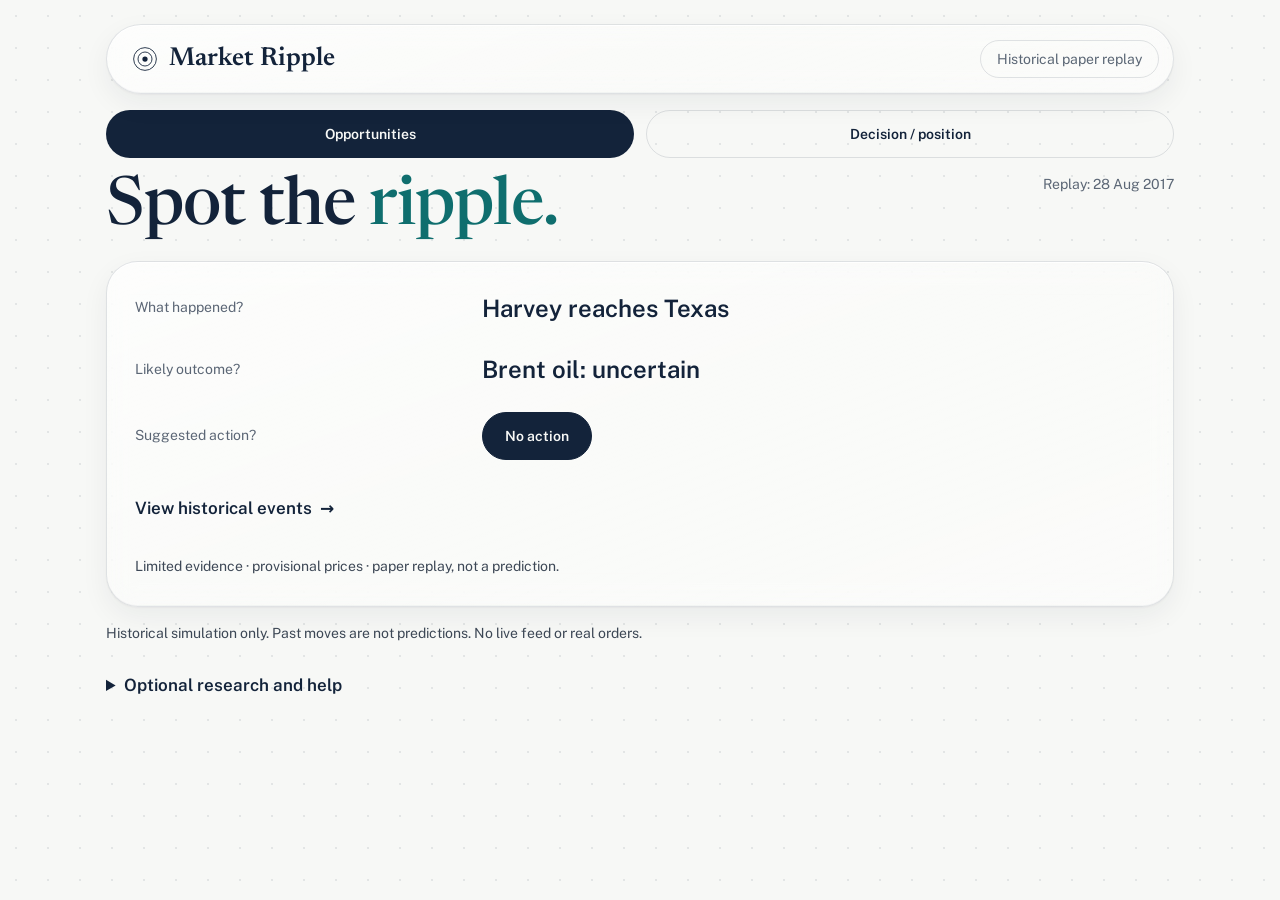
<file: ripple/index.html>
<!doctype html>
<html lang="en"><head><meta charset="utf-8"><meta name="viewport" content="width=device-width,initial-scale=1,viewport-fit=cover">
<title>Market Ripple | Three answers, then explore</title>
<link rel="stylesheet" href="https://fonts.googleapis.com/css2?family=Newsreader:opsz,wght@6..72,400;6..72,500;6..72,600&family=Public+Sans:wght@400;500;600;700&display=swap">
<link rel="stylesheet" href="../matching/design.css"><link rel="stylesheet" href="style.css"><script type="module" src="ui.mjs"></script></head>
<body class="mr-page ripple-page"><main class="mr-wrap mr-stack">
<header class="mr-bar mr-glass"><a class="mr-brand" href="#opportunities"><svg viewBox="0 0 32 32" aria-hidden="true"><circle cx="16" cy="16" r="3" fill="currentColor"/><circle cx="16" cy="16" r="8" fill="none" stroke="currentColor"/><circle cx="16" cy="16" r="13" fill="none" stroke="currentColor"/></svg>Market Ripple</a><span class="mr-badge">Historical paper replay</span></header>
<nav class="screen-nav" aria-label="Main application"><a href="#opportunities" class="mr-btn" id="nav-opportunities">Opportunities</a><a href="#decision" class="mr-btn" id="nav-decision">Decision / position</a></nav>
<p id="status" role="status" aria-live="polite">Loading sourced replay data…</p><button id="retry" class="mr-btn" hidden>Retry loading</button><p id="storage" class="small-note" hidden></p>
<section id="screen-opportunities" class="mr-stack" aria-labelledby="opportunity-title" hidden>
 <div class="card-heading"><h1 id="opportunity-title" class="mr-hero">Spot the <span class="mr-hl">ripple.</span></h1><span id="freshness" class="small-note"></span></div>
 <article class="mr-panel mr-glass opportunity-card" aria-label="Opportunity: three answers">
  <dl class="three-answers">
   <div><dt>What happened?</dt><dd id="event-title">Harvey reaches Texas</dd></div>
   <div><dt>Likely outcome?</dt><dd id="likely-outcome">Brent oil: uncertain</dd></div>
   <div><dt>Suggested action?</dt><dd><a href="#decision" id="suggested-action" class="mr-btn mr-btn-primary main-action">No action</a></dd></div>
  </dl>
  <a href="#history" class="secondary-link" id="view-history">View historical events <span aria-hidden="true">→</span></a>
  <p id="opportunity-state" class="small-note" role="note">Limited evidence · provisional prices · paper replay, not a prediction.</p>
 </article>
</section>
<section id="screen-history" class="mr-stack" aria-labelledby="history-title" hidden>
 <a href="#opportunities" class="back-link">← Back to opportunity</a>
 <div><h1 id="history-title" class="mr-hero">Historical events</h1><p id="history-count" class="small-note"></p></div>
 <ul id="history-list" class="history-list"></ul><p id="history-empty" class="compact-notice" hidden>No comparable historical events are available on this replay date. No pattern can be inferred.</p>
 <details class="mr-panel mr-glass"><summary>More detail</summary><div id="history-evidence" class="evidence-body"></div></details>
</section>
<section id="screen-event" class="mr-stack" aria-labelledby="history-event-title" hidden>
 <div class="action-row"><a href="#history" class="back-link">← Historical events</a><a href="#opportunities" class="back-link">Back to opportunity</a></div>
 <h1 id="history-event-title" class="mr-hero" tabindex="-1">Historical event</h1>
 <p id="event-unavailable" class="compact-notice" hidden>This event is not a comparable public record on the replay date. Choose from the historical list.</p>
 <div id="event-content" class="mr-stack">
  <p id="history-event-description"></p><p id="history-event-timing" class="small-note"></p>
  <div id="history-event-source" class="source-links"></div>
  <section class="mr-panel mr-glass mr-chart-card mr-stack" aria-labelledby="history-chart-title">
   <div class="card-heading"><h2 id="history-chart-title">Historical reaction</h2><nav class="market-switch" aria-label="Historical chart market"><a id="history-brent" class="mr-btn">Brent</a><a id="history-wti" class="mr-btn">WTI</a></nav></div>
   <svg id="history-chart" class="mr-chart" role="img" aria-label="Historical prices"></svg>
   <p class="small-note">USD per barrel · provisional source · observed history, not a prediction or your GBP paper price.</p>
   <details class="mr-disclosure"><summary>Prices and sources</summary><div class="table-scroll"><table class="mr-table"><thead><tr><th>Date</th><th>USD per barrel</th></tr></thead><tbody id="history-price-rows"></tbody></table></div><div id="history-price-sources" class="evidence-body"></div></details>
  </section>
  <section class="mr-panel mr-glass mr-stack"><h2>Why compare these?</h2><ul id="history-reasons"></ul><h2>Where it is weak</h2><ul id="history-gaps"></ul><p class="small-note">Other forces moved prices too. These events are context, not independent trials or odds of a repeat.</p></section>
  <details class="mr-panel mr-glass"><summary>More detail</summary><div id="history-event-method" class="evidence-body"></div></details>
 </div>
</section>
<section id="screen-decision" class="mr-stack" aria-labelledby="decision-title" hidden>
 <div><h1 id="decision-title" class="mr-hero">Brent paper decision</h1><p id="replay-date" class="replay-clock"></p></div>
 <div class="mr-figures two-figures"><div class="mr-tile mr-glass"><span class="mr-label">GBP reference price</span><strong id="price" class="mr-figure"></strong><span class="mr-meta">Per virtual Brent reference unit</span></div><div class="mr-tile mr-glass"><span class="mr-label" id="value-label">Virtual cash</span><strong id="position-value" class="mr-figure"></strong><span id="cash" class="mr-meta"></span></div></div>
 <section class="mr-panel mr-glass mr-chart-card mr-stack" aria-labelledby="chart-title"><h2 id="chart-title">The price you practise with</h2>
  <svg id="price-chart" class="mr-chart" role="img" aria-label="Loading observed GBP Brent reference prices"></svg>
  <p class="small-note">Outlined: your entry · teal: replay price · GBP per virtual unit.</p>
  <details class="mr-disclosure"><summary>Inspect prices and sources</summary><label class="small-note" for="inspect">Inspect a known observation</label><input id="inspect" type="range" min="0" value="0" aria-label="Inspect a known price observation"><output id="inspection" for="inspect"></output>
  <p class="mr-caption">Same GBP reference as your fill. Known prices only; missing days omitted.</p>
  </details><div class="action-row"><button id="next" class="mr-btn" disabled>Next priced day</button><span id="next-note" class="small-note"></span></div>
  <p class="small-note">Provisional Brent × sourced FX. Historical simulation only.</p>
  <details class="mr-disclosure"><summary>Show these prices and sources</summary><div class="table-scroll"><table class="mr-table"><thead><tr><th>Date</th><th>Brent USD</th><th>GBP per USD</th><th>GBP reference</th></tr></thead><tbody id="price-rows"></tbody></table></div><div id="price-sources"></div></details>
 </section>
 <section class="mr-panel mr-glass mr-stack" aria-labelledby="action-title"><div class="card-heading"><h2 id="action-title">No Action</h2><span class="mr-badge" id="action-evidence">Limited evidence</span></div>
  <p id="action-reason" aria-live="polite"></p><p id="position-summary" class="small-note"></p>
  <div class="action-row"><button id="accept-hold" class="mr-btn mr-btn-primary" hidden>Hold virtual position</button><span id="primary-sell"></span></div><p id="review-response" class="small-note"></p>
  <details id="manual-practice" class="mr-disclosure"><summary>Try a virtual buy (your choice)</summary><p class="small-note">No supported buy signal. Manual practice only; zero fees, spread and slippage assumed.</p><div id="entry-controls" class="mr-stack"><label for="amount">Virtual allocation (£)</label><input id="amount" type="number" min="1" max="50" step="0.01" value="5">
   <details class="mr-disclosure"><summary>Paper exit plan</summary><div class="plan-fields"><label>Review after <select id="horizon"><option value="1">1 priced step</option><option value="3">3 priced steps</option><option value="5" selected>5 priced steps</option><option value="10">10 priced steps</option><option value="20">20 priced steps</option></select></label><label>Loss review (%) <input id="loss" type="number" min="1" max="50" value="3"></label><label>Gain review (%) <input id="profit" type="number" min="1" max="100" value="5"></label></div><p class="small-note">Saved at entry. These trigger a review, not an automatic exit or guaranteed loss limit. Daily gaps can pass a threshold. Fees, spread and slippage are assumed zero.</p></details>
   <button id="buy" class="mr-btn mr-btn-primary" disabled>Try a £5 virtual buy</button>
  </div>
  </details><details id="other-actions" class="mr-disclosure"><summary>Other paper controls</summary><div class="action-row"><span id="manual-sell"><button id="sell" class="mr-btn mr-btn-primary" hidden disabled>Review virtual sale</button></span><button id="dismiss" class="mr-btn" disabled>Dismiss this review</button></div></details>
  <details class="mr-disclosure"><summary>More detail</summary><p id="review-explanation"></p><p id="action-risk" class="small-note"></p><div id="ripples" class="mr-stack" aria-label="Possible market ripple pathways"></div><p class="small-note">Storm/exposure sourced; downstream arrows are hypotheses. Only Brent is priced for practice.</p><div id="decision-evidence" class="evidence-body"></div></details>
 </section>
 <details class="mr-panel mr-glass"><summary>Review log and paper outcomes</summary><p class="small-note">Recorded on replay observations, not continuously monitored. Browser timestamps differ from simulated dates. Outcomes appear only after a later explicit virtual close.</p><div class="table-scroll"><table class="mr-table"><thead><tr><th>Replay date</th><th>Review and reason</th><th>Your response</th><th>Later observed outcome</th></tr></thead><tbody id="review-log"></tbody></table></div></details>
 <details class="mr-panel mr-glass"><summary>Keep or reset this practice</summary><div class="backup-controls"><button id="backup" class="mr-btn" disabled>Export practice backup</button><label>Restore this replay’s backup <input id="restore" type="file" accept="application/json,.json"></label><button id="reset" class="mr-btn" disabled>Reset this paper replay</button></div><p class="small-note">Browser-local, separate from the earlier paper account. Backups can be edited and are not a tamper-proof audit. A changed or invalid saved record is preserved until you explicitly reset or replace it.</p></details>
</section>
<footer><p class="small-note">Historical simulation only. Past moves are not predictions. No live feed or real orders.</p><details><summary>Optional research and help</summary><p><a href="../app/">Earlier integrated application</a> · <a href="../matching/?event=harvey-2017-texas">Historical matching</a> · <a href="../event-research.html?event=harvey-2017-texas">Event sources</a> · <a href="README.md">Method and setup</a></p><button class="mr-btn" disabled>Real trading — unavailable</button><p class="small-note">Use the public preview directly in Safari. Physical iPhone testing, rotation and Files restore still need human verification.</p></details></footer>
<noscript>This application needs JavaScript. The source records and earlier research pages remain available.</noscript>
</main></body></html>
</file>
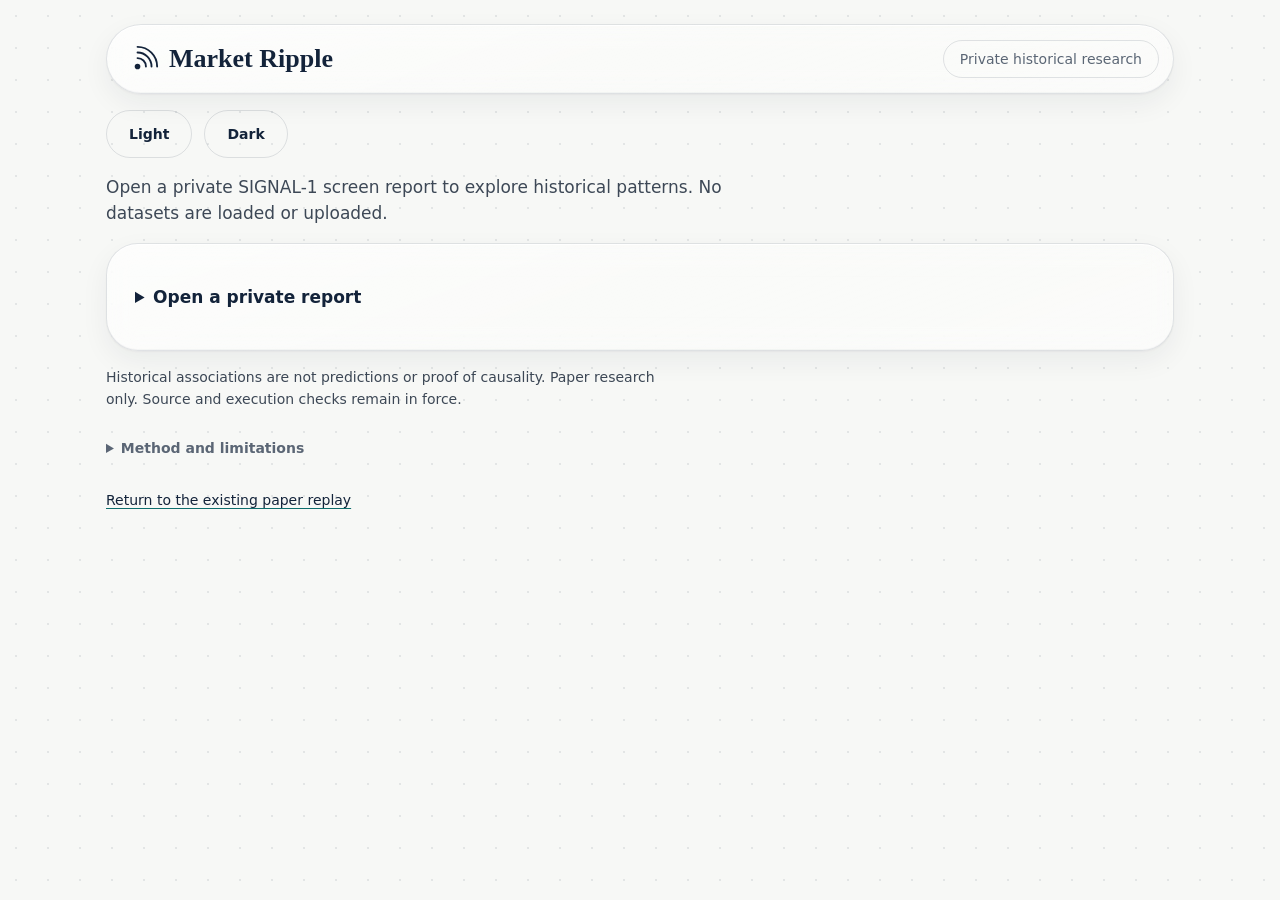
<file: signals/index.html>
<!doctype html><html lang="en"><head><meta charset="utf-8"><meta name="viewport" content="width=device-width,initial-scale=1,viewport-fit=cover"><meta name="referrer" content="no-referrer">
<title>Market Ripple | Historical signal ratings</title>
<link rel="stylesheet" href="../matching/design.css"><link rel="stylesheet" href="../ripple/style.css"><link rel="stylesheet" href="style.css">
</head><body class="mr-page ripple-page"><main class="mr-wrap mr-stack">
<header class="mr-bar mr-glass"><h1 class="mr-brand"><svg viewBox="0 0 30 30" aria-hidden="true"><circle cx="7" cy="23" r="3" fill="currentColor"/><path d="M7 14a9 9 0 0 1 9 9M7 8a15 15 0 0 1 15 15M7 2a21 21 0 0 1 21 21" fill="none" stroke="currentColor" stroke-width="2" stroke-linecap="round"/></svg>Market Ripple</h1><span class="mr-badge">Private historical research</span></header>
<div class="action-row"><button class="mr-btn" data-theme="light">Light</button><button class="mr-btn" data-theme="dark">Dark</button></div>
<p id="status" role="status">Open a private SIGNAL-1 screen report to explore historical patterns. No datasets are loaded or uploaded.</p>
<details id="file-panel" class="mr-panel mr-glass"><summary>Open a private report</summary><label for="private-file">Choose your private screen JSON<input id="private-file" type="file" accept="application/json,.json"></label><p class="small-note">Read in this browser only. No upload, account changes or trading. A local file is not independently authenticated. Do not publish private reports.</p></details>
<section id="research" class="mr-stack" hidden>
<div><h2 class="mr-hero">Historical <span class="mr-hl">opportunities.</span></h2><p id="scope" class="small-note"></p><details><summary>Coverage and private data status</summary><p id="coverage" class="small-note"></p></details></div>
<p id="validation-note" class="compact-notice">No LIKELY signals: genuine independent validation is not available. POSSIBLE means exploratory history, not a forecast.</p>
<nav class="action-row" aria-label="Research or current signals"><button class="mr-btn" id="historical-mode" aria-pressed="true">Historical patterns</button><button class="mr-btn" id="current-mode" aria-pressed="false">Current signals</button></nav>
<section id="current" class="mr-panel mr-glass" hidden><dl class="three-answers"><div><dt>What happened?</dt><dd>No verified current event has been assessed.</dd></div><div><dt>Likely outcome?</dt><dd>Uncertain.</dd></div><div><dt>Suggested action?</dt><dd>NO ACTION</dd></div></dl><p class="small-note">No live feed or independently qualified current signal. Historical findings cannot turn themselves into a current recommendation.</p></section>
<div id="history" class="mr-stack">

<p id="counts" class="small-note" aria-live="polite"></p>
<article class="mr-panel mr-glass opportunity-card" id="opportunity" hidden aria-label="Historical opportunity: three answers">
<div class="card-heading"><span class="mr-badge signal-rating" id="signal-rating"></span><span id="signal-window" class="market-label"></span></div>
<dl class="three-answers"><div><dt>What happened?</dt><dd id="what"></dd></div><div><dt>Likely outcome?</dt><dd id="outcome"></dd></div><div><dt>Suggested action?</dt><dd id="action"></dd></div></dl>
<p id="caveat" class="small-note"></p>
<details id="evidence"><summary>Evidence, historical examples and outcomes</summary>
<p id="sample"></p><p id="success-definition" class="small-note"></p>
<dl class="stats" id="stats"></dl><p id="cost-note" class="small-note"></p>
<p class="small-note">Returns use the next session’s close to 1, 5 or 20 later sessions. Net GBP uses the existing £5 illustrative long exposure. DOWN is downside risk watch; no short profits are modelled. SPY is an ETF benchmark; GLD is a gold ETF proxy. Missing observations stay missing.</p>
<details><summary>Recurring news circumstances and counterexamples</summary><p class="small-note">Existing catalyst research was selected after exceptional moves. These are descriptive contexts, including opposite outcomes, not independent predictors or earlier decision inputs.</p><ul id="catalyst-contexts"></ul></details><h3>Why this rating?</h3><ul id="reasons"></ul><h3>What would strengthen it?</h3><ul id="confirmations"></ul>
<label>Show example outcomes<select id="example-filter"><option value="all">Both directions</option><option value="successful">Successful direction examples</option><option value="unsuccessful">Unsuccessful direction examples</option></select></label>
<ul id="examples" class="example-list"></ul><p id="example-note" class="small-note"></p>
<details><summary>Independent issuer-calendar controls</summary><p class="small-note">Complete quarterly releases and specified FDA approvals, selected without looking at reactions. These are different catalyst types, not automatically interchangeable analogues. They do not make this examined history an untouched test.</p><ul id="issuer-controls"></ul></details>
</details></article>
<div class="filters"><label>Market<select id="market"><option value="all">All six markets</option></select></label><label>Timeframe<select id="horizon"><option value="all">All timeframes</option><option value="1">1 session</option><option value="5">5 sessions</option><option value="20">20 sessions</option></select></label><label>Costs<select id="cost"><option value="declared">Low-cost example</option><option value="stressed">Higher-cost example</option><option value="small_account_flat_fee">£1 per trade leg</option><option value="zero">Zero costs</option></select></label><label>Rating<select id="rating-filter"><option value="all">All ratings</option><option value="POSSIBLE">POSSIBLE</option><option value="NO ACTION">NO ACTION</option><option value="LIKELY">LIKELY</option></select></label></div>
<section class="mr-stack" aria-labelledby="rank-title"><h2 id="rank-title">Ranked historical patterns</h2><p class="small-note">Evidence coverage and sample breadth first, downside risk next, observed movement last. Patterns and timeframes share events; this is not a count of independent trading opportunities.</p><ol id="ranked" class="ranked-list"></ol><button class="mr-btn" id="show-more" hidden>Show more patterns</button><p id="empty" class="compact-notice" hidden>No patterns meet these filters. No signal is invented.</p></section>
</div></section>
<footer class="small-note"><p>Historical associations are not predictions or proof of causality. Paper research only. Source and execution checks remain in force.</p><details><summary>Method and limitations</summary><ul id="limitations"></ul><p>Unverified price adjustments and original availability remain unresolved. Source news was researched retrospectively and never used as an earlier signal input. No model training, paid service or live orders.</p></details><a href="../ripple/">Return to the existing paper replay</a></footer>
</main><script type="module" src="view.mjs"></script></body></html>
</file>
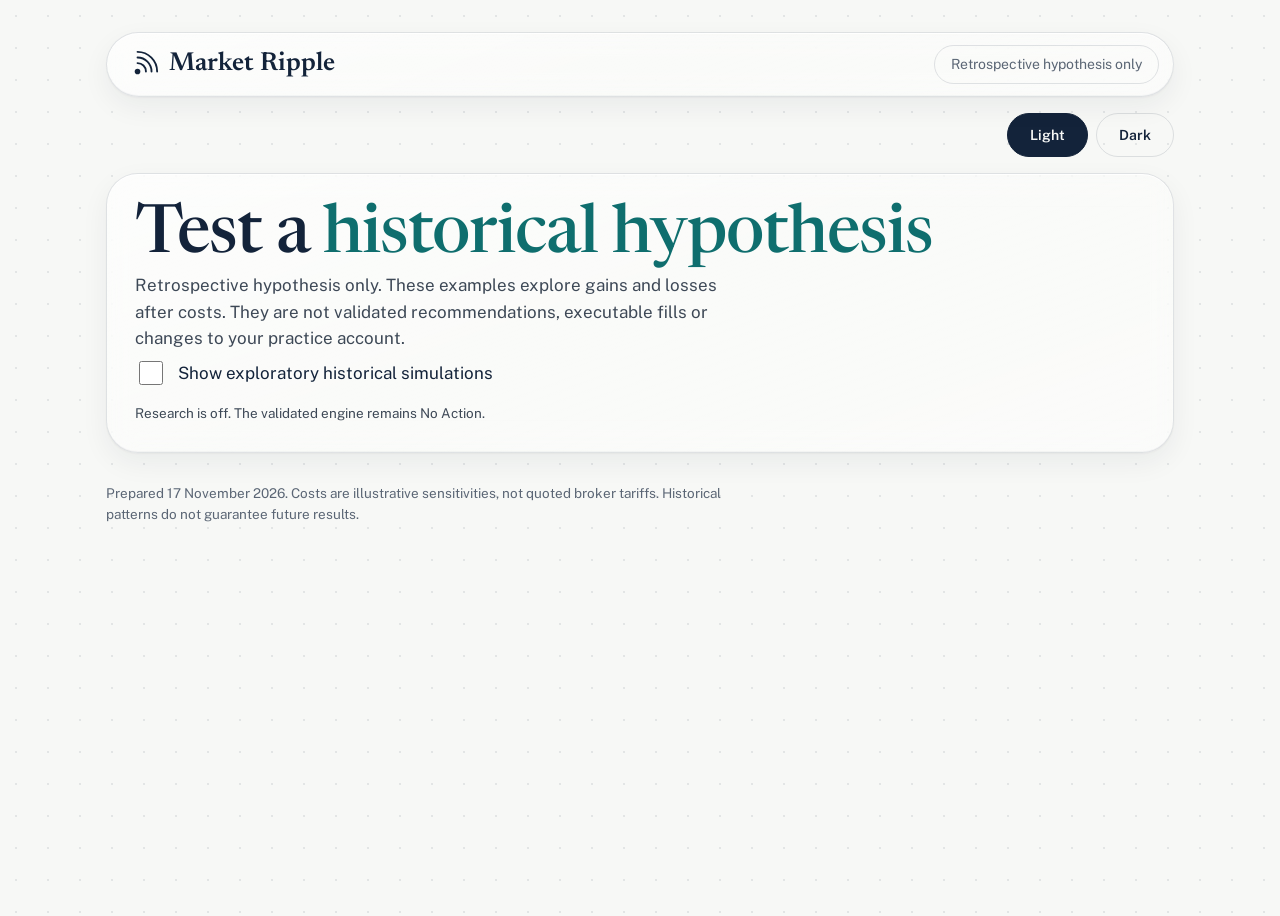
<file: simulations/index.html>
<!doctype html>
<html lang="en">
<head>
  <meta charset="utf-8">
  <meta name="viewport" content="width=device-width,initial-scale=1,viewport-fit=cover">
  <title>Market Ripple — exploratory paper simulations</title>
  <link rel="stylesheet" href="https://fonts.googleapis.com/css2?family=Newsreader:opsz,wght@6..72,500;6..72,600&family=Public+Sans:wght@400;500;600;700&display=swap">
  <link rel="stylesheet" href="design.css">
  <link rel="stylesheet" href="view.css">
</head>
<body class="mr-page">
<div class="mr-wrap mr-stack">
  <header class="mr-bar mr-glass">
    <h1 class="mr-brand"><svg viewBox="0 0 30 30" aria-hidden="true"><circle cx="7" cy="23" r="3" fill="currentColor"/><path d="M7 14a9 9 0 0 1 9 9M7 8a15 15 0 0 1 15 15M7 2a21 21 0 0 1 21 21" fill="none" stroke="currentColor" stroke-width="2" stroke-linecap="round"/></svg>Market Ripple</h1>
    <span class="mr-badge">Retrospective hypothesis only</span>
  </header>
  <div class="theme-switch" role="group" aria-label="Colour theme">
    <button class="mr-btn" type="button" data-theme="light" aria-pressed="true">Light</button>
    <button class="mr-btn" type="button" data-theme="dark" aria-pressed="false">Dark</button>
  </div>
  <section class="mr-panel mr-glass">
    <h2 class="mr-hero">Test a <span class="mr-hl">historical hypothesis</span></h2>
    <p class="mr-lead">Retrospective hypothesis only. These examples explore gains and losses after costs. They are not validated recommendations, executable fills or changes to your practice account.</p>
    <label class="opt-in"><input type="checkbox" id="opt-in">Show exploratory historical simulations</label>
    <p id="load-status" role="status" class="mr-note">Research is off. The validated engine remains No Action.</p>
    <div id="controls" hidden><label for="case">Choose a sourced event and reference exposure</label><select id="case" disabled></select></div>
  </section>
  <main id="answers" class="mr-stack" hidden aria-live="polite">
    <section class="mr-panel mr-glass" data-answer="what_happened"><h2>1. What happened?</h2><p id="what"></p><p class="mr-note" id="when"></p></section>
    <section class="mr-panel mr-glass" data-answer="likely_outcome"><h2>2. What might it mean?</h2><p id="meaning"></p><p id="costs" class="mr-note"></p>
      <details class="mr-disclosure"><summary>View the dated hypothetical path</summary>
        <div class="chart-box"><svg id="chart" class="mr-chart" viewBox="0 0 720 260" role="img" aria-label="Dated hypothetical liquidation values, not predictions"></svg></div>
        <p class="mr-note">Each point is a dated, sourced reference valued in GBP after assumed liquidation costs. Reporting dates are not verified exchange sessions. Missing values are not filled.</p>
        <details class="mr-disclosure"><summary>Show these prices as a table</summary><div class="mr-table-scroll"><table class="mr-table"><thead><tr><th>Date</th><th>Raw reference</th><th>GBP reference</th><th>Account if liquidated</th><th>Hypothetical action</th></tr></thead><tbody id="path"></tbody></table></div></details>
        <p class="mr-note" id="sources"></p>
      </details>
      <details class="mr-disclosure"><summary>Check all rules, costs and missing cases</summary><p id="coverage"></p><div class="mr-table-scroll"><table class="mr-table"><thead><tr><th>Rule / observations</th><th>Costs</th><th>Complete / attempted</th><th>Positive / negative / flat</th><th>Median net GBP</th></tr></thead><tbody id="strategies"></tbody></table></div><p id="limits" class="mr-note"></p></details>
    </section>
    <section class="mr-panel mr-glass" data-answer="suggested_action"><h2>3. What should I do?</h2><p class="mr-figure" id="action">No Action</p><p id="suggestion"></p><p class="mr-note">Exploratory simulations may display Hypothetical Buy, Hold and Sell. The validated engine remains No Action; no order or practice-account change occurs. Historical reactions do not prove causation or predict a repeat.</p></section>
  </main>
  <footer class="mr-note">Prepared 17 November 2026. Costs are illustrative sensitivities, not quoted broker tariffs. Historical patterns do not guarantee future results.</footer>
</div>
<script type="module" src="view.mjs"></script>
</body>
</html>
</file>
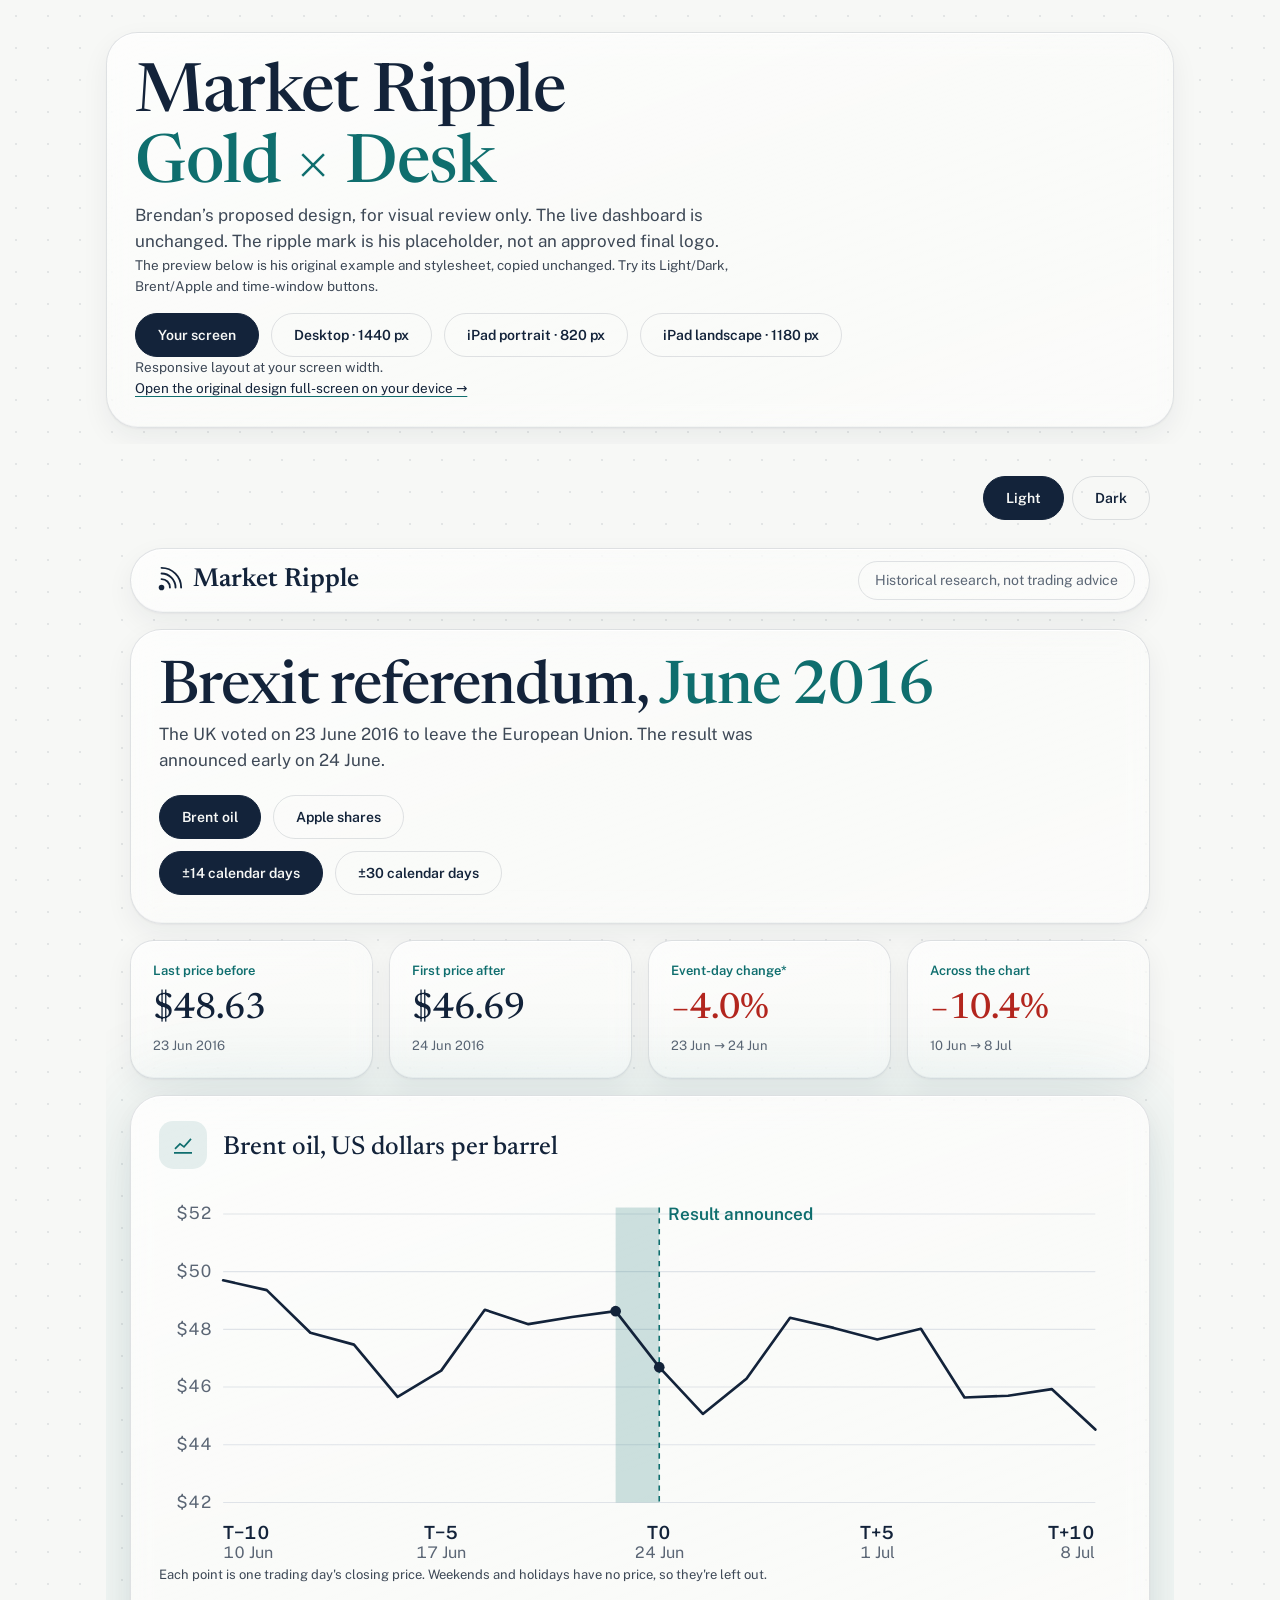
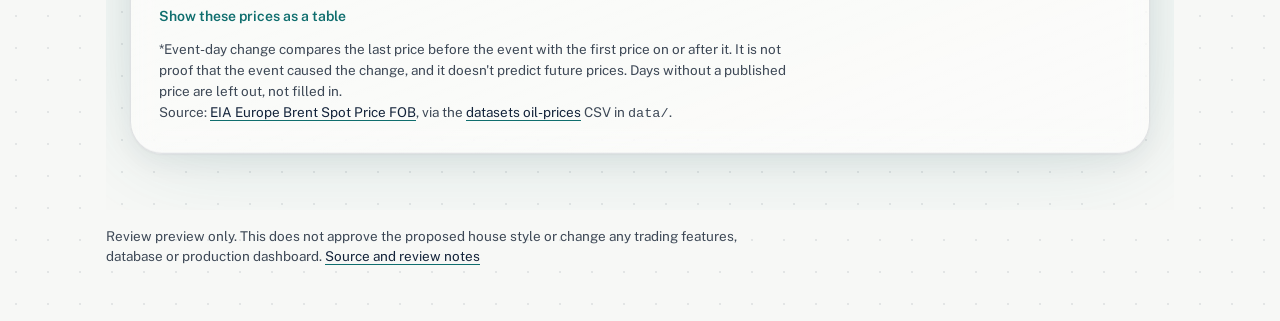
<file: preview/gold-desk/index.html>
<!doctype html><html lang="en"><head><meta charset="utf-8"><meta name="viewport" content="width=device-width,initial-scale=1,viewport-fit=cover"><title>Market Ripple — Gold × Desk review</title><link rel="stylesheet" href="https://fonts.googleapis.com/css2?family=Newsreader:opsz,wght@6..72,400;6..72,500;6..72,600&family=Public+Sans:wght@400;500;600;700&display=swap"><link rel="stylesheet" href="design.css"><link rel="stylesheet" href="review.css"></head><body class="mr-page"><main class="mr-wrap mr-stack"><section class="mr-panel mr-glass"><h1 class="mr-hero">Market Ripple<br><span class="mr-hl">Gold × Desk</span></h1><p class="mr-lead">Brendan’s proposed design, for visual review only. The live dashboard is unchanged. The ripple mark is his placeholder, not an approved final logo.</p><p class="mr-note">The preview below is his original example and stylesheet, copied unchanged. Try its Light/Dark, Brent/Apple and time-window buttons.</p><div class="mr-actions" role="group" aria-label="Preview layout"><button class="mr-btn" data-width="auto" aria-pressed="true">Your screen</button><button class="mr-btn" data-width="1440" aria-pressed="false">Desktop · 1440 px</button><button class="mr-btn" data-width="820" aria-pressed="false">iPad portrait · 820 px</button><button class="mr-btn" data-width="1180" aria-pressed="false">iPad landscape · 1180 px</button></div><p id="layout" class="mr-note" role="status"></p><p class="mr-note"><a href="example.html">Open the original design full-screen on your device →</a></p></section><div id="stage"><iframe id="design" src="example.html" title="Brendan’s original Market Ripple design example"></iframe></div><p class="mr-note">Review preview only. This does not approve the proposed house style or change any trading features, database or production dashboard. <a href="README.md">Source and review notes</a></p></main><script src="review.js"></script></body></html>
</file>
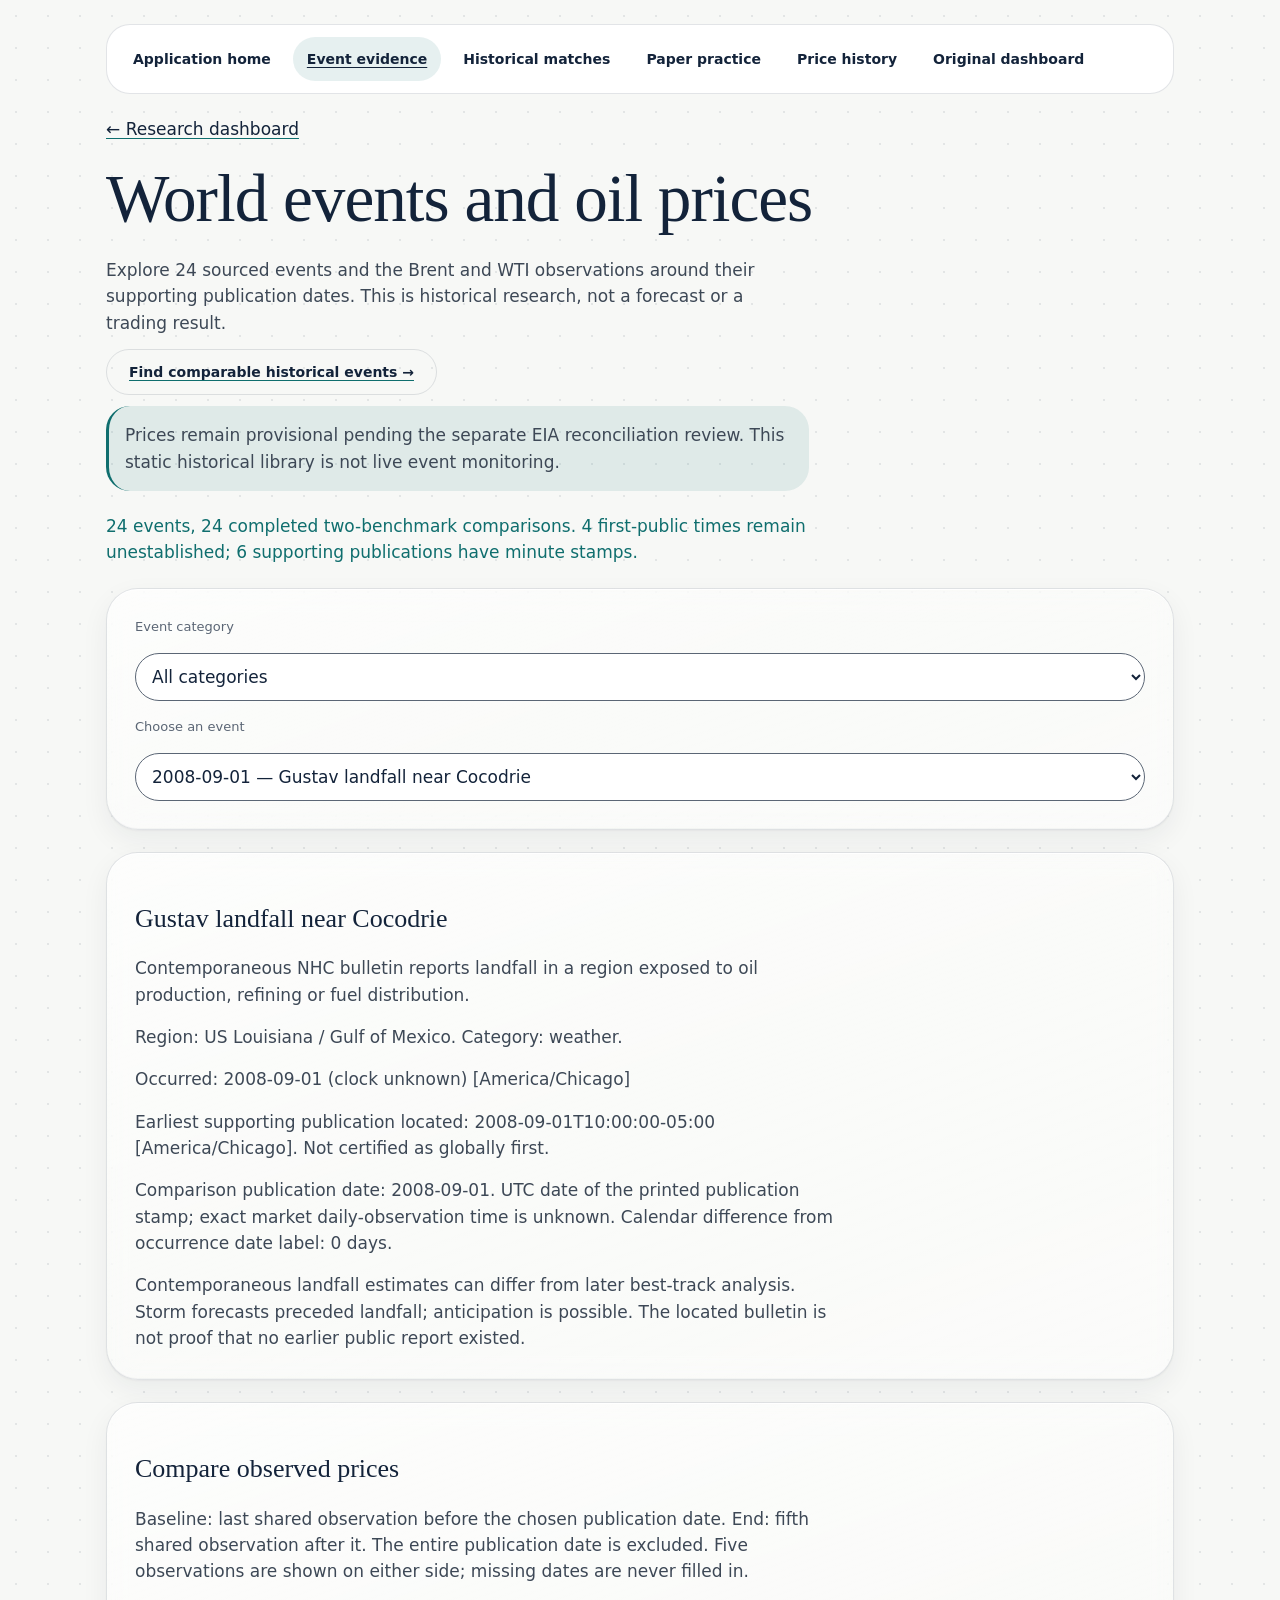
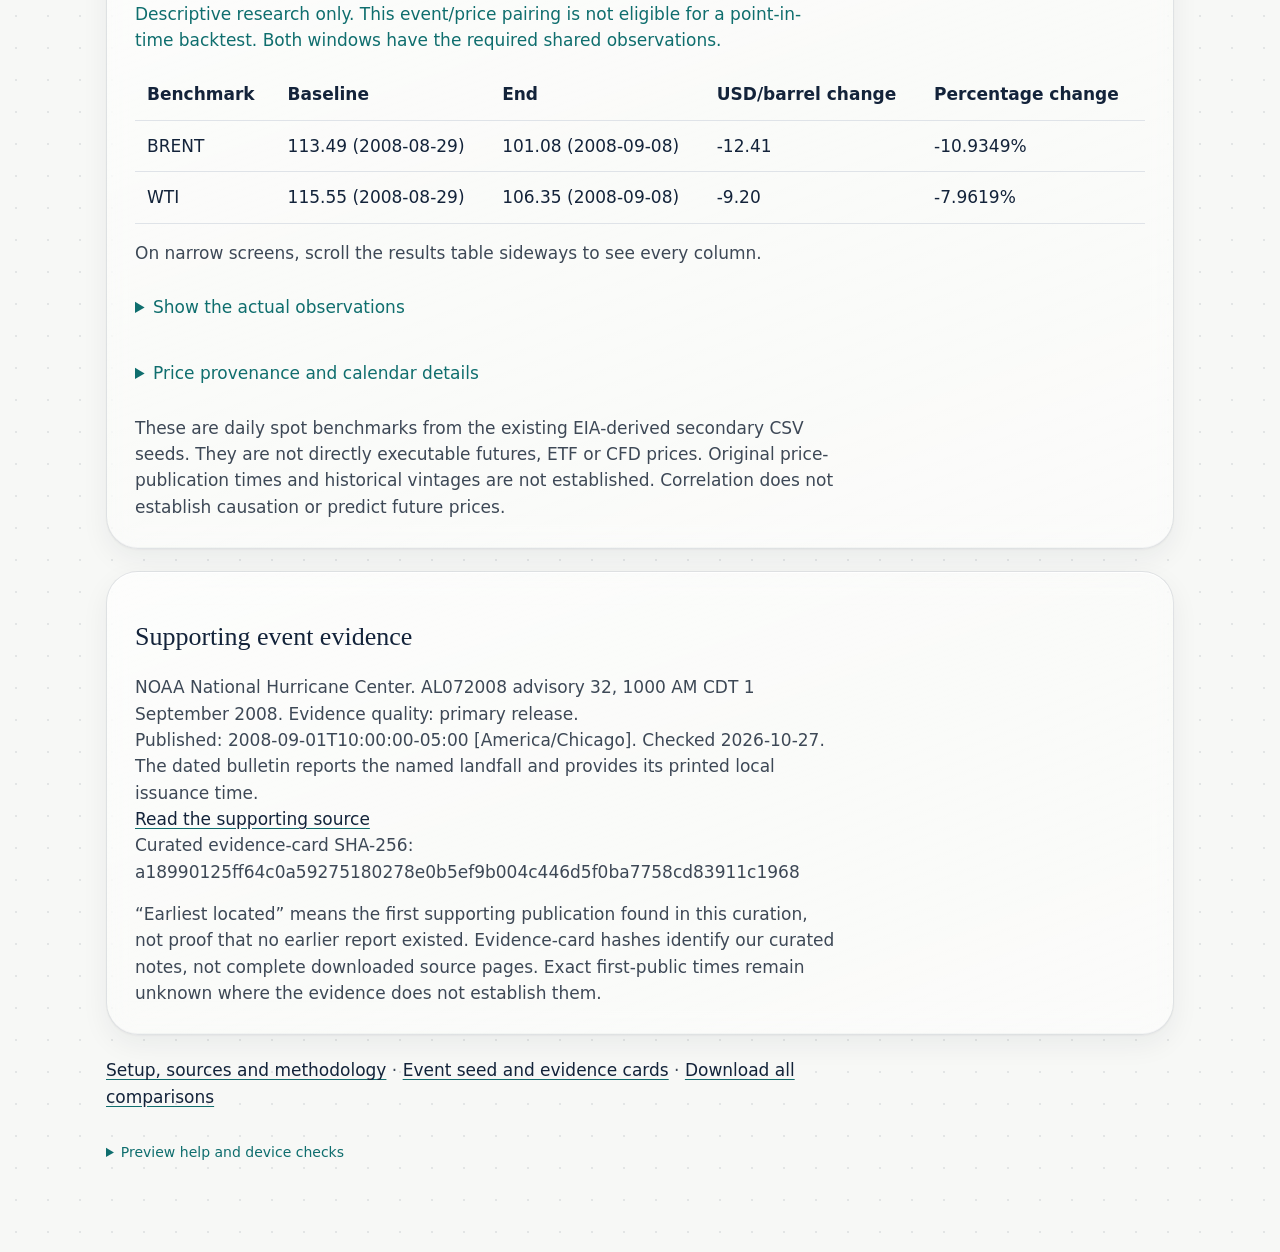
<file: event-research.html>
<!doctype html>
<html lang="en"><head><meta charset="utf-8"><meta name="viewport" content="width=device-width,initial-scale=1">
<meta http-equiv="Content-Security-Policy" content="default-src 'self'; script-src 'self'; style-src 'self' https://fonts.googleapis.com; font-src 'self' https://fonts.gstatic.com; object-src 'none'; base-uri 'none'">
<title>Market Ripple | Historical event research</title>
<link rel="stylesheet" href="https://fonts.googleapis.com/css2?family=Newsreader:opsz,wght@6..72,500;6..72,600&family=Public+Sans:wght@400;500;600;700&display=swap">
<link rel="stylesheet" href="world_events/design.css"><link rel="stylesheet" href="world_events/view.css"><link rel="stylesheet" href="app/app.css"><script type="module" src="app/nav.mjs"></script></head>
<body class="mr-page"><main><a href="index.html">← Research dashboard</a><h1 class="mr-hero">World events and oil prices</h1>
<p>Explore 24 sourced events and the Brent and WTI observations around their supporting publication dates. This is historical research, not a forecast or a trading result.</p>
<p><a id="matching-link" class="mr-btn" hidden>Find comparable historical events →</a></p><p class="app-status">Prices remain provisional pending the separate EIA reconciliation review. This static historical library is not live event monitoring.</p>
<p id="status" role="status" aria-live="polite">Loading the reproducible research export…</p>
<section class="mr-panel mr-glass"><label for="category">Event category</label><select id="category"><option value="all">All categories</option></select><label for="event">Choose an event</label><select id="event" disabled></select></section>
<section class="mr-panel mr-glass"><h2 id="title"></h2><p id="description"></p><p id="geography"></p><p id="occurrence"></p><p id="first-public"></p><p id="alignment"></p><p id="uncertainty"></p></section>
<section class="mr-panel mr-glass"><h2>Compare observed prices</h2><p>Baseline: last shared observation before the chosen publication date. End: fifth shared observation after it. The entire publication date is excluded. Five observations are shown on either side; missing dates are never filled in.</p><p id="confidence"></p><div class="scroll"><table><thead><tr><th scope="col">Benchmark</th><th scope="col">Baseline</th><th scope="col">End</th><th scope="col">USD/barrel change</th><th scope="col">Percentage change</th></tr></thead><tbody id="results"></tbody></table></div>
<p>On narrow screens, scroll the results table sideways to see every column.</p><details><summary>Show the actual observations</summary><div class="scroll"><table><thead><tr><th scope="col">Side</th><th scope="col">Date</th><th scope="col">Brent USD/barrel</th><th scope="col">WTI USD/barrel</th></tr></thead><tbody id="observations"></tbody></table></div></details>
<details><summary>Price provenance and calendar details</summary><pre id="price-evidence"></pre></details><p>These are daily spot benchmarks from the existing EIA-derived secondary CSV seeds. They are not directly executable futures, ETF or CFD prices. Original price-publication times and historical vintages are not established. Correlation does not establish causation or predict future prices.</p></section>
<section class="mr-panel mr-glass"><h2>Supporting event evidence</h2><div id="evidence"></div><p>“Earliest located” means the first supporting publication found in this curation, not proof that no earlier report existed. Evidence-card hashes identify our curated notes, not complete downloaded source pages. Exact first-public times remain unknown where the evidence does not establish them.</p></section>
<p><a href="world_events/README.md">Setup, sources and methodology</a> · <a href="world_events/seed.json">Event seed and evidence cards</a> · <a href="data/world-event-research.json">Download all comparisons</a></p>
</main><script type="module" src="world_events/view.mjs"></script></body></html>
</file>
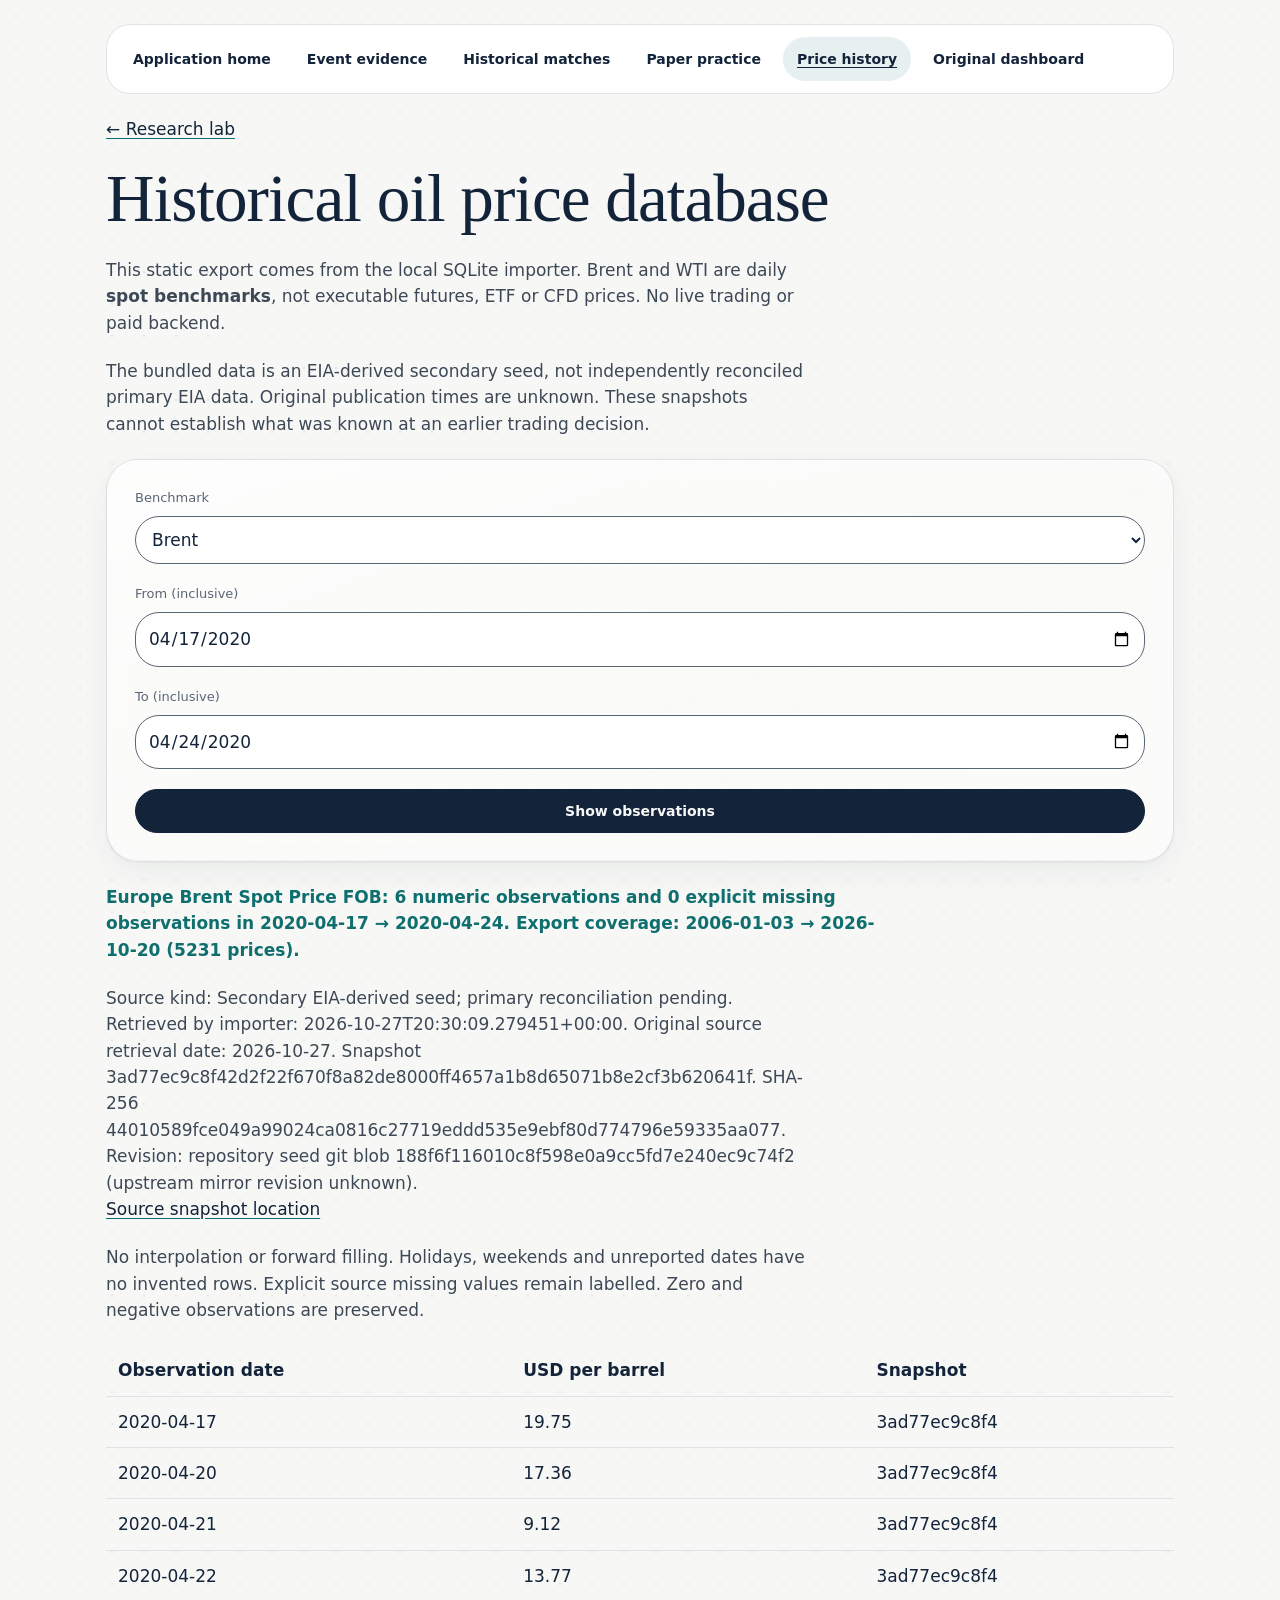
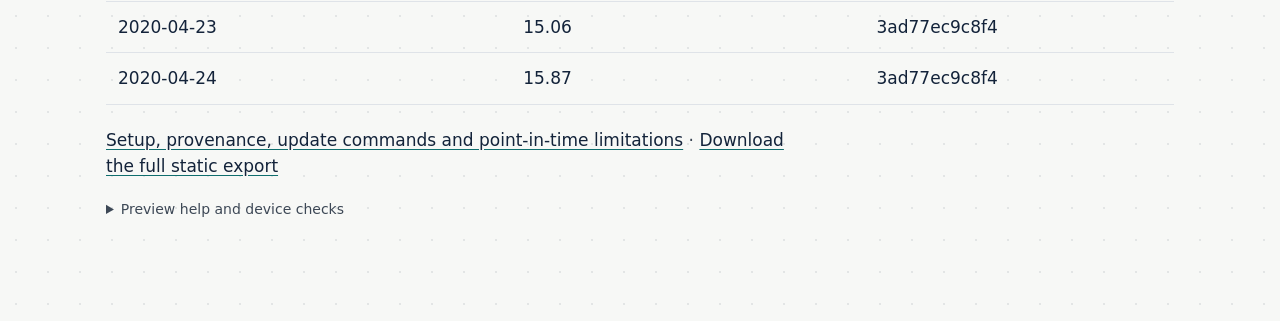
<file: history.html>
<!doctype html>
<html lang="en"><head><meta charset="utf-8"><meta name="viewport" content="width=device-width,initial-scale=1">
<meta http-equiv="Content-Security-Policy" content="default-src 'self'; script-src 'self'; style-src 'self' https://fonts.googleapis.com; font-src 'self' https://fonts.gstatic.com; object-src 'none'; base-uri 'none'">
<title>Market Ripple | Historical price database</title><link rel="stylesheet" href="https://fonts.googleapis.com/css2?family=Newsreader:opsz,wght@6..72,500;6..72,600&family=Public+Sans:wght@400;500;600;700&display=swap"><link rel="stylesheet" href="historical/design.css"><link rel="stylesheet" href="historical/history.css"><link rel="stylesheet" href="app/app.css"><script type="module" src="app/nav.mjs"></script></head>
<body class="mr-page"><main><a href="index.html#market-research">← Research lab</a><h1 class="mr-hero">Historical oil price database</h1>
<p>This static export comes from the local SQLite importer. Brent and WTI are daily <strong>spot benchmarks</strong>, not executable futures, ETF or CFD prices. No live trading or paid backend.</p>
<p>The bundled data is an EIA-derived secondary seed, not independently reconciled primary EIA data. Original publication times are unknown. These snapshots cannot establish what was known at an earlier trading decision.</p>
<form id="range" class="mr-panel mr-glass"><label for="series">Benchmark</label><select id="series"><option value="brent">Brent</option><option value="wti">WTI Cushing</option></select>
<label for="from">From (inclusive)</label><input id="from" type="date" value="2020-04-17" required>
<label for="to">To (inclusive)</label><input id="to" type="date" value="2020-04-24" required>
<button id="query" class="mr-btn mr-btn-primary" disabled>Show observations</button></form>
<p id="status" role="status" aria-live="polite">Loading the exported database…</p><div id="provenance"></div>
<p>No interpolation or forward filling. Holidays, weekends and unreported dates have no invented rows. Explicit source missing values remain labelled. Zero and negative observations are preserved.</p>
<div class="scroll"><table><thead><tr><th scope="col">Observation date</th><th scope="col">USD per barrel</th><th scope="col">Snapshot</th></tr></thead><tbody id="prices"></tbody></table></div>
<p id="limit"></p><p><a href="historical/README.md">Setup, provenance, update commands and point-in-time limitations</a> · <a href="data/historical/prices.json">Download the full static export</a></p>
</main><script type="module" src="historical/history.mjs"></script></body></html>
</file>
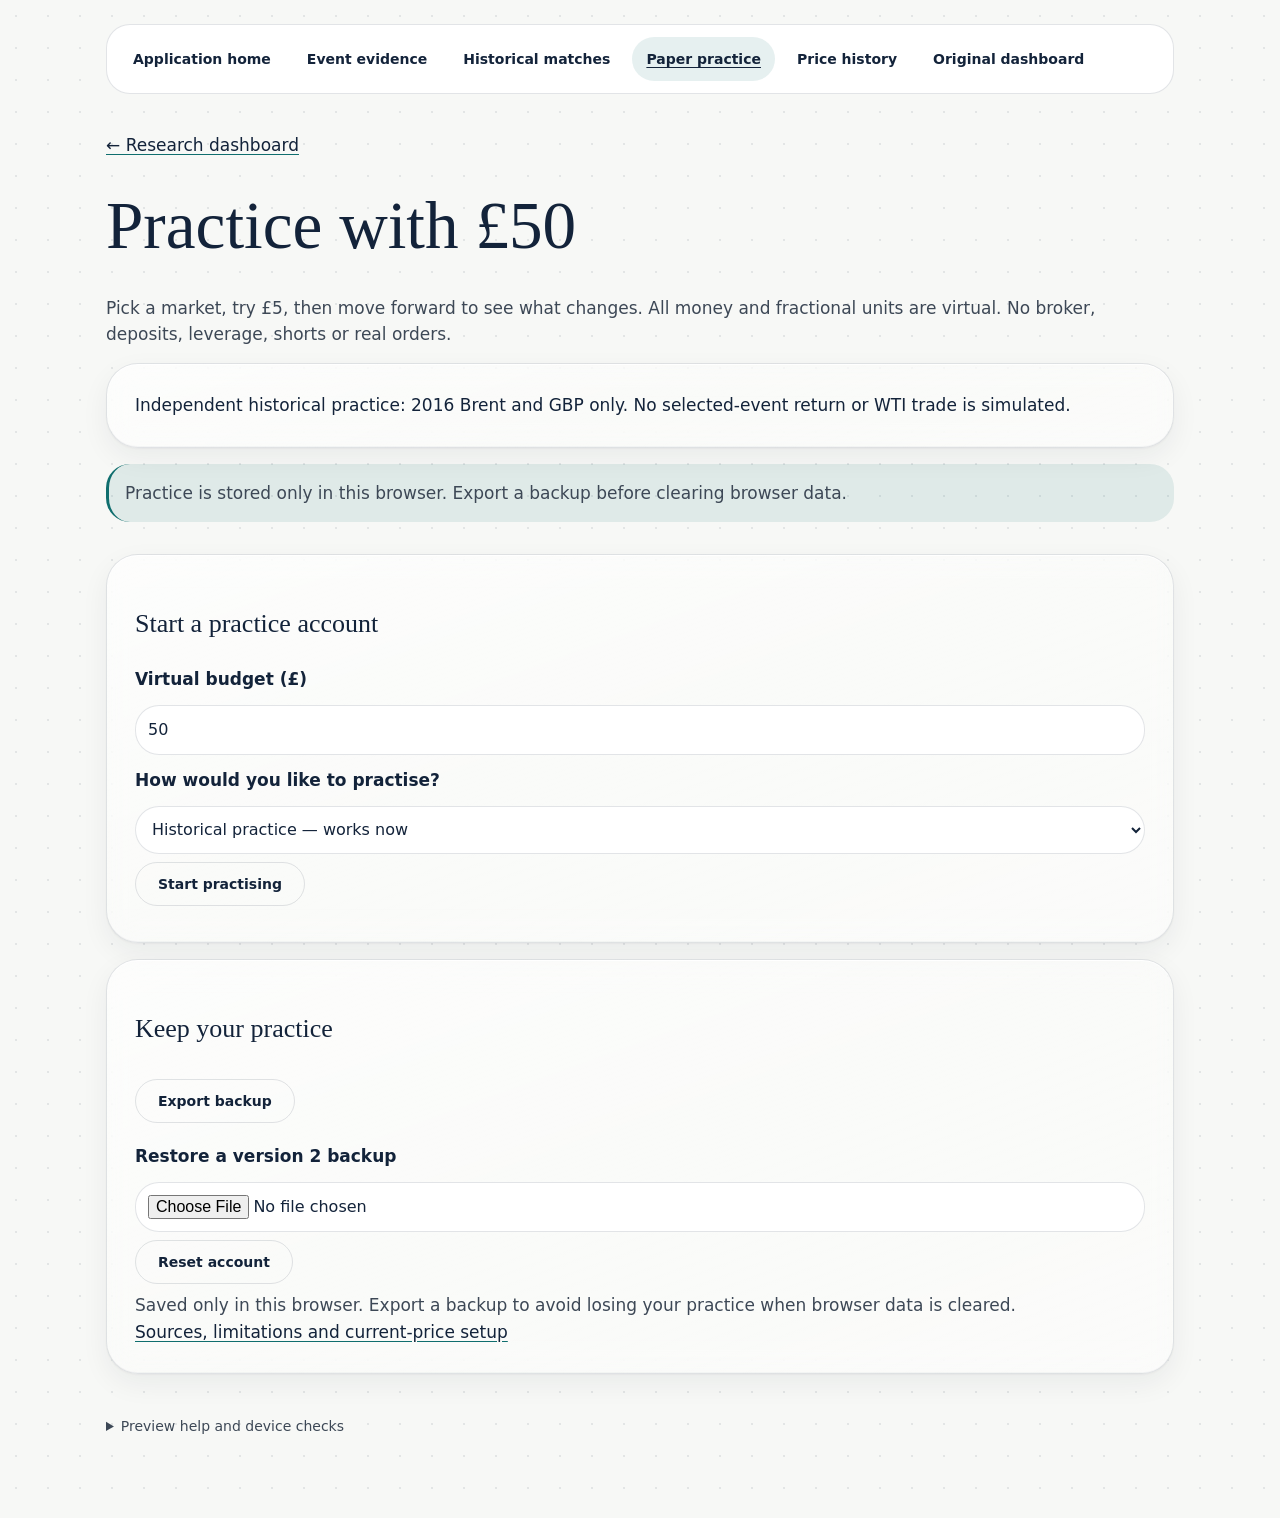
<file: paper.html>
<!doctype html>
<html lang="en"><head><meta charset="utf-8"><meta name="viewport" content="width=device-width,initial-scale=1,viewport-fit=cover">
<meta http-equiv="Content-Security-Policy" content="default-src 'self'; script-src 'self'; style-src 'self'; connect-src 'self' https:; object-src 'none'; base-uri 'none'; form-action 'none'">
<title>Market Ripple | Practice trading</title><link rel="stylesheet" href="matching/design.css"><link rel="stylesheet" href="app/app.css"><link rel="stylesheet" href="app/paper.css"><script type="module" src="app/nav.mjs"></script><script type="module" src="app/practice-context.mjs"></script></head>
<body class="mr-page app-page"><main class="mr-wrap mr-stack"><a href="index.html">← Research dashboard</a><h1>Practice with £50</h1><p>Pick a market, try £5, then move forward to see what changes. All money and fractional units are virtual. No broker, deposits, leverage, shorts or real orders.</p>
<section id="research-context" class="mr-panel mr-glass" aria-label="Research handoff">Loading the optional research reference…</section><p id="storage-status" class="app-status" role="status">Practice is stored only in this browser. Export a backup before clearing browser data.</p>
<p id="message" role="status" aria-live="polite"></p>
<section class="mr-panel mr-glass" id="welcome"><h2>Start a practice account</h2><label for="initial">Virtual budget (£)</label><input id="initial" type="number" value="50" min="1" max="10000000" step=".01"><label for="mode">How would you like to practise?</label><select id="mode"><option value="historical">Historical practice — works now</option><option value="current" disabled>Current prices unavailable — historical practice only</option></select><button class="mr-btn" id="start" disabled>Start practising</button><p id="legacy" hidden>An older manual-price account is still stored separately. Its prices cannot be verified. Export it before clearing browser data.</p><button class="mr-btn" id="legacyBackup" hidden>Export old account</button></section>
<div id="account" hidden><section class="mr-panel mr-glass"><h2 id="modeTitle"></h2><p id="clock"></p><p id="method"></p><button class="mr-btn" id="next">Move to next available day</button><p id="summary" aria-live="polite"></p></section>
<section class="mr-panel mr-glass"><h2>Try a pretend investment</h2><label for="asset">Choose a market</label><select id="asset"></select><button class="mr-btn" id="refresh">Refresh sourced prices</button><p id="quote" aria-live="polite">Loading prices…</p><label for="amount">Amount to invest (£1 or more)</label><input id="amount" type="number" min="1" step=".01" value="5"><label for="reason">What do you expect to happen? (optional)</label><input id="reason" maxlength="1000"><button class="mr-btn" id="buy" disabled>Buy virtually</button><p>Assumptions: zero fees, spread and slippage. Fractional units are simulated. This simplified exercise excludes dividends and interest; results differ from actual trading.</p></section>
<section class="mr-panel mr-glass"><h2>Your open positions</h2><div id="positions"></div></section>
<section class="mr-panel mr-glass"><h2>Trade journal</h2><p>Backups contain full quote evidence, FX conversions and transaction assumptions. Browser data and imported backups can be edited; this is not a tamper-proof audit.</p><div id="journal"></div></section></div>
<section class="mr-panel mr-glass"><h2>Keep your practice</h2><button class="mr-btn" id="backup" disabled>Export backup</button><label for="restore">Restore a version 2 backup</label><input id="restore" type="file" accept="application/json,.json"><button class="mr-btn" id="reset" disabled>Reset account</button><p>Saved only in this browser. Export a backup to avoid losing your practice when browser data is cleared.</p><a href="trading/README.md">Sources, limitations and current-price setup</a></section>
</main><script src="trading/config.js"></script><script type="module" src="trading/app.mjs"></script></body></html>
</file>
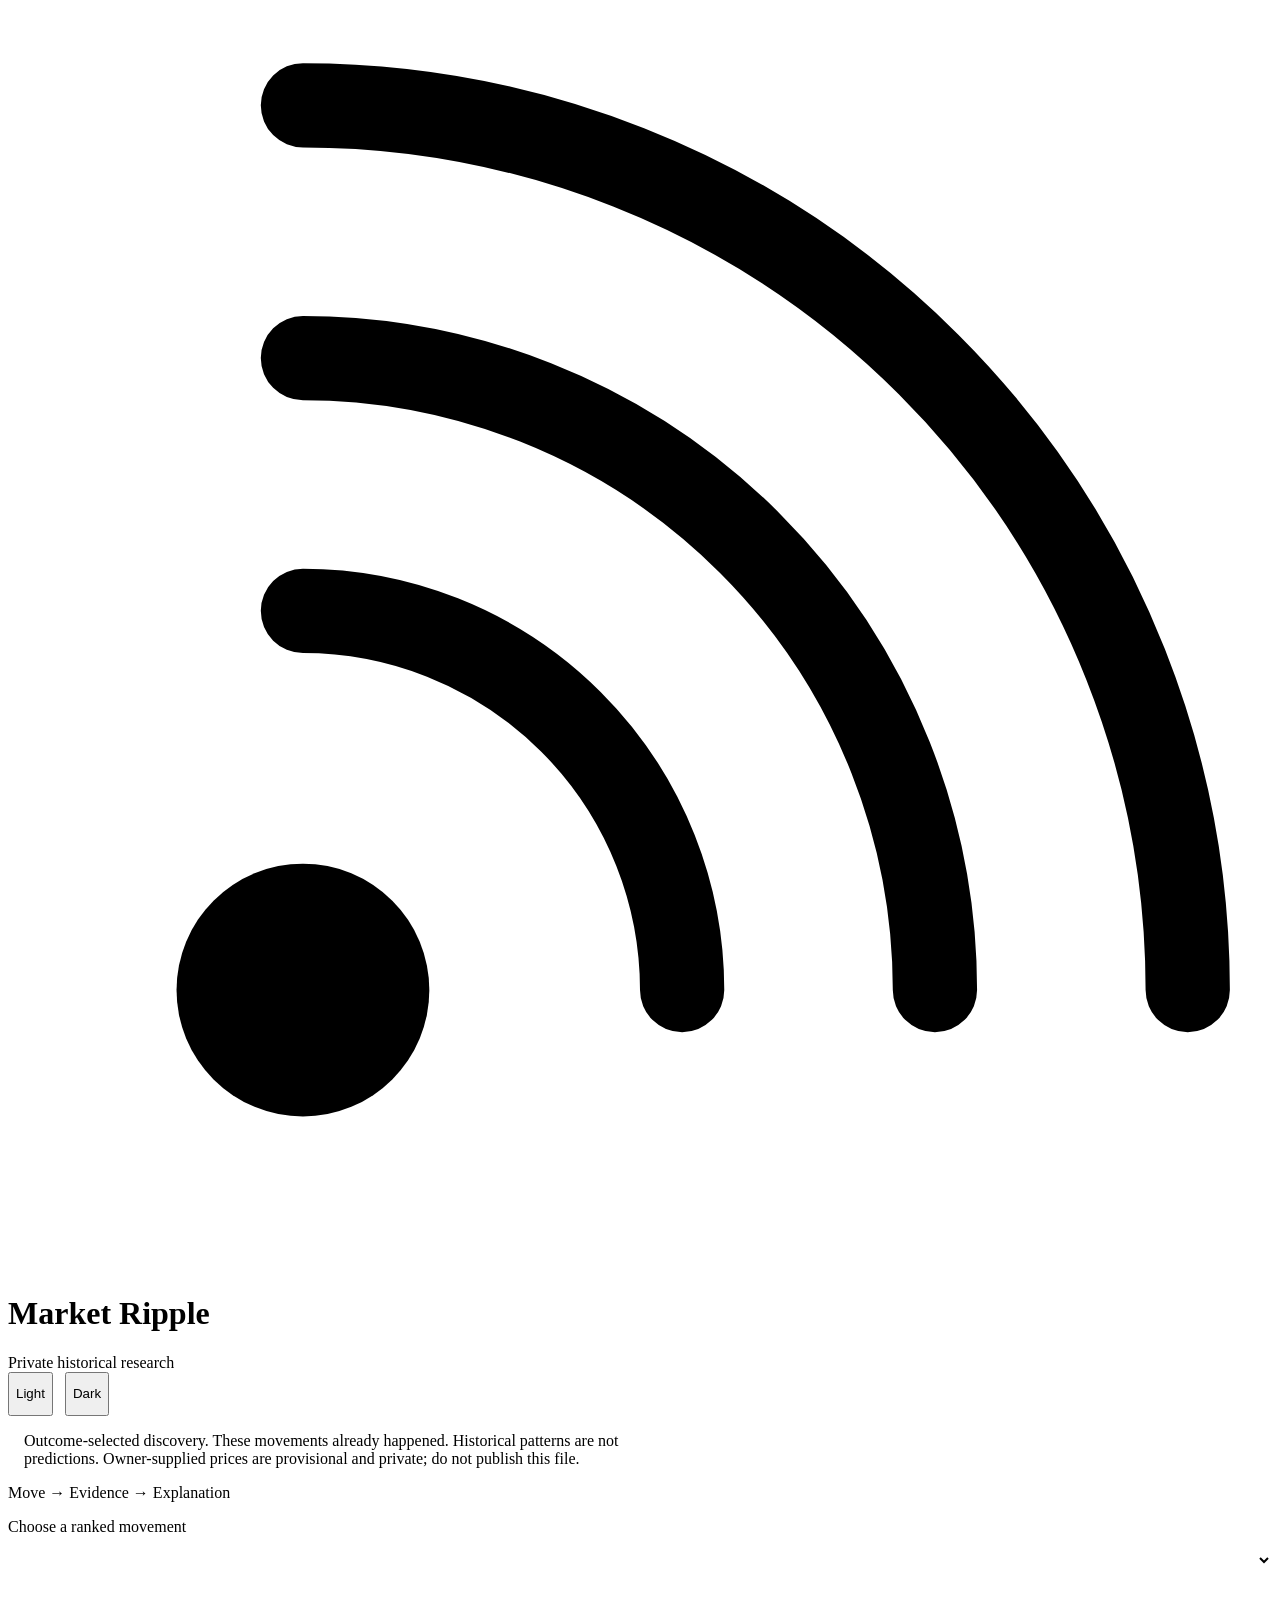
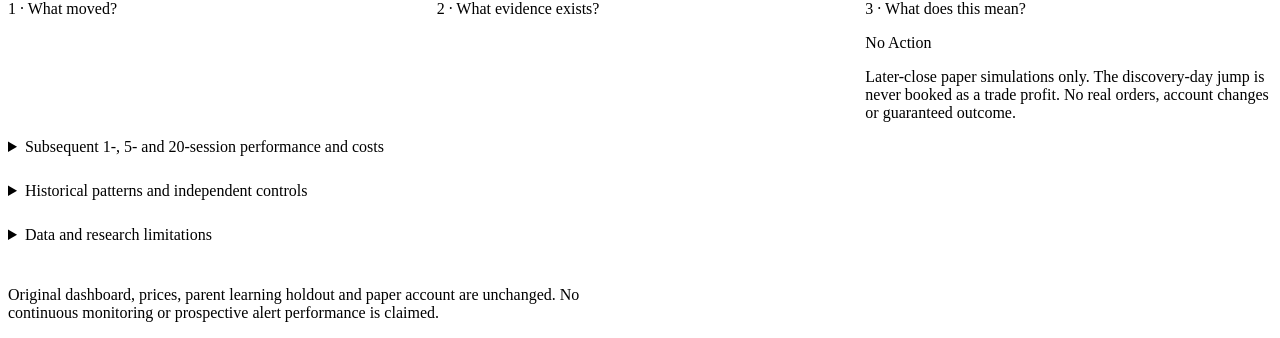
<file: price_catalysts/template.html>
<!doctype html>
<html lang="en"><head><meta charset="utf-8"><meta name="viewport" content="width=device-width,initial-scale=1,viewport-fit=cover">
<meta name="referrer" content="no-referrer"><title>Market Ripple — Private movement ledger</title>
<style>/* HOUSE_STYLE */
.mr-stack{gap:22px}.controls{display:flex;gap:12px;flex-wrap:wrap;align-items:center}
select{font:inherit;min-height:48px;max-width:100%;width:100%;padding:12px;border:1px solid var(--mr-edge);border-radius:12px;background:var(--mr-solid);color:var(--mr-ink)}
a,p,li,td{overflow-wrap:anywhere}summary{min-height:44px;cursor:pointer}.answers{display:grid;gap:22px;grid-template-columns:repeat(3,minmax(0,1fr))}.answers>*{min-width:0}
h1,h2,h3{line-height:1.2}h2{font:500 26px var(--mr-display)}.value{font:500 38px var(--mr-display)}
.mr-table-scroll{max-width:100%;overflow-x:auto}table{min-width:600px}.mr-note{max-width:80ch}
button{min-height:44px}.private{border-left:4px solid var(--mr-accent);padding-left:16px}
@media(max-width:850px){.answers{grid-template-columns:1fr}.mr-panel{padding:22px}}
</style></head><body class="mr-page"><main class="mr-wrap mr-stack">
<header class="mr-bar mr-glass"><h1 class="mr-brand"><svg viewBox="0 0 30 30" aria-hidden="true"><circle cx="7" cy="23" r="3" fill="currentColor"/><path d="M7 14a9 9 0 0 1 9 9M7 8a15 15 0 0 1 15 15M7 2a21 21 0 0 1 21 21" fill="none" stroke="currentColor" stroke-width="2" stroke-linecap="round"/></svg>Market Ripple</h1><span class="mr-badge">Private historical research</span></header>
<div class="controls" aria-label="Appearance"><button class="mr-btn" data-theme="light">Light</button><button class="mr-btn" data-theme="dark">Dark</button></div>
<p class="mr-note private">Outcome-selected discovery. These movements already happened. Historical patterns are not predictions. Owner-supplied prices are provisional and private; do not publish this file.</p>
<section class="mr-panel mr-glass"><h2>Move → Evidence → Explanation</h2><p id="coverage"></p><label for="movement">Choose a ranked movement</label><select id="movement"></select></section>
<div class="answers" id="answers" aria-live="polite">
<section class="mr-panel mr-glass" data-answer><p class="mr-label">1 · What moved?</p><h2 id="title"></h2><div id="move" class="value"></div><p id="market"></p><p id="volume"></p><p id="ranking" class="mr-note"></p><p id="flags" class="mr-note"></p></section>
<section class="mr-panel mr-glass" data-answer><p class="mr-label">2 · What evidence exists?</p><h2 id="confidence"></h2><p id="explanation"></p><p id="weakness" class="mr-note"></p><ul id="sources"></ul></section>
<section class="mr-panel mr-glass" data-answer><p class="mr-label">3 · What does this mean?</p><h2 id="action">No Action</h2><p id="reason"></p><p id="bias"></p><p class="mr-note">Later-close paper simulations only. The discovery-day jump is never booked as a trade profit. No real orders, account changes or guaranteed outcome.</p></section>
</div>
<details class="mr-panel mr-glass"><summary>Subsequent 1-, 5- and 20-session performance and costs</summary><p>Reaction: detection-day close to H later sessions. Hypothetical trade: entry at the next close, then H intervals. Separate windows; exact-date SPY and GBP/USD required, no filling missing prices. Fees are illustrative sensitivities.</p><div class="mr-table-scroll"><table class="mr-table"><thead><tr><th>Sessions</th><th>Reaction</th><th>SPY excess pp</th><th>Cost scenario</th><th>Later entry / exit</th><th>Net GBP</th><th>SPY net GBP</th></tr></thead><tbody id="outcomes"></tbody></table></div></details>
<details class="mr-panel mr-glass"><summary>Historical patterns and independent controls</summary><p id="replay"></p><p>Fixed rules, chronology and controls were registered before new follow-through calculations. All historical slices remain exploratory: the complete scan exposed realised outcomes. No threshold fitting, probability estimate or best-rule promotion.</p><p id="controls"></p><ul id="control-evidence"></ul><p>Source-selected controls include complete fiscal-year earnings releases and two FDA approvals, irrespective of response. They are not automatically interchangeable catalysts. Reused controls and simultaneous cross-market episodes are not independent trials.</p></details>
<footer class="mr-note"><details><summary>Data and research limitations</summary><p id="limits"></p></details><p>Original dashboard, prices, parent learning holdout and paper account are unchanged. No continuous monitoring or prospective alert performance is claimed.</p></footer>
</main>
<script type="application/json" id="private-data">/* PRIVATE_DATA */</script>
<script>
'use strict';
const data=JSON.parse(document.getElementById('private-data').textContent);
const el=id=>document.getElementById(id);const put=(id,s)=>{el(id).textContent=s};
const words=s=>String(s).replaceAll('_',' ');
const categories={unexplained:'Unexplained',plausible:'Plausible association',multiple:'Several possible catalysts',macro:'Market-wide context',uninvestigated:'Not yet investigated'};
const timing={earlier_publication_receipt_unknown:'Published on an earlier date; original receipt unknown',later_corroboration_not_a_precursor:'Published after the move; later evidence only',same_day_order_unknown_not_proven_precursor:'Same-day publication; order relative to the move unknown',same_day_timestamp_requires_session_clock_review:'Same-day clock recorded; session ordering needs review'};
const families={rise:'daily rise',fall:'daily fall',overnight_gap:'opening gap',multi_session:'multi-session move',volume:'volume',SPY_abnormal:'SPY-relative move'};
const costs={zero:'Zero costs',declared:'Low-cost example',stressed:'Higher-cost example',small_account_flat_fee:'£1 per trade leg'};
const fmt=(v,suffix='')=>v===null||v===undefined?'Unavailable':`${Number(v)>0?'+':''}${Number(v).toFixed(2)}${suffix}`;
function link(parent,source){const a=document.createElement('a');const u=new URL(source.url);if(u.protocol!=='https:')return;a.href=u.href;a.textContent=source.title;a.target='_blank';a.rel='noopener noreferrer';parent.append(a)}
function show(id){const r=data.ledger.find(r=>r.id===id);if(!r)return;const e=r.evidence;
 put('title',r.instrument+' · '+r.date);put('move',fmt(r.close_change_percent,'%'));
 el('move').className='value '+(Number(r.close_change_percent)>0?'mr-up':Number(r.close_change_percent)<0?'mr-down':'');
 put('market','Close change; opening gap '+fmt(r.overnight_gap_percent,'%')+'. SPY excess '+fmt(r.SPY_excess_percentage_points,' pp')+'. GLD proxy '+fmt(r.GLD_same_session_change_percent,'%')+'.');
 put('ranking','Selected by '+r.selected_by.map(x=>(families[x.family]||words(x.family))+' rank '+x.rank).join(', ')+'. Ranking uses realised movement, not predicted gain.');
 put('volume','Volume / prior median: '+(r.volume_ratio===null?'Unavailable':Number(r.volume_ratio).toFixed(2)+'×')+'. Current bar excluded from baseline.');
 put('flags',[r.basis,...r.data_flags.map(words),e.data_review||'',r.detection_assumption].filter(Boolean).join(' '));
 put('confidence',categories[e.category]+' · '+e.confidence+' confidence');put('explanation',e.explanation);put('weakness',e.weakness+' No causal proof.');el('sources').replaceChildren();
 for(const s of e.sources){const li=document.createElement('li');link(li,s);const text=document.createElement('p');text.textContent=s.publisher+' · '+s.published_day+' · '+(s.published_at||'intraday clock unknown')+' · '+(timing[s.timing]||words(s.timing))+'. Historical receipt unknown.';li.append(text);el('sources').append(li)}
 if(!e.sources.length){const li=document.createElement('li');li.textContent='No supporting source established. Do not invent a catalyst.';el('sources').append(li)}
 put('action','No Action');put('reason','Price adjustments, original availability and a useful forecast have not been verified. These examples were selected after their prices moved.');put('bias',({overlaps_prior_study_window:'This date overlaps earlier research',newly_investigated_outcome_selected_history:'Newly investigated historical case',prior_window_audit_not_supplied:'Earlier research-window audit unavailable'}[r.examination.status]||words(r.examination.status))+'. Not genuinely unseen validation.');
 el('outcomes').replaceChildren();for(const w of r.subsequent){for(const [name,o] of Object.entries(w.costs)){const tr=document.createElement('tr');const benchmark=w.SPY_costs[name];
 for(const text of [w.horizon,fmt(w.reaction.change_percent,'%'),fmt(w.reaction.SPY_excess_percentage_points,' pp'),costs[name]||words(name),(o.entry_date||'Unavailable')+' / '+(o.exit_date||'Unavailable'),o.net_pnl_gbp===null?'Unavailable: '+words(o.reason):o.net_pnl_gbp,benchmark.net_pnl_gbp===null?'Unavailable: '+words(benchmark.reason):benchmark.net_pnl_gbp]){const td=document.createElement('td');td.textContent=text;tr.append(td)}el('outcomes').append(tr)}}
}
put('coverage',data.source_rows.toLocaleString()+' source observations; '+data.ledger.length+' ranked bars; '+data.investigation_summary.focus+' investigated. '+Object.entries(data.investigation_summary.categories).map(([key,n])=>n+' '+({unexplained:'unexplained cases',plausible:'plausible associations',multiple:'cases with several possible catalysts',macro:'cases with market-wide context'}[key]||categories[key].toLowerCase())).join('; ')+'. '+(data.ledger.length-data.investigation_summary.focus)+' ranked bars not yet investigated.');
for(const r of data.ledger){const o=document.createElement('option');o.value=r.id;o.textContent=r.id+' · '+categories[r.evidence.category];el('movement').append(o)}
el('movement').addEventListener('change',()=>show(el('movement').value));
put('replay',data.replay.trigger_bars+' trigger bars; '+data.replay.first_trigger_episodes+' first-trigger episodes; '+data.replay.daily_anomaly_rule_cases+' fixed-rule cases. Zero validated Buy decisions; zero actual prospective predictions. Detailed rule/control/cost summaries remain in the private JSON and report.');
put('controls',data.independent_catalyst_controls.length+' source-selected controls. Full membership retained, including negative, positive and small reactions.');
for(const c of data.independent_catalyst_controls){const li=document.createElement('li');link(li,c.source);const text=document.createElement('p');text.textContent=c.instrument+' · '+c.publication_day+' · '+c.category+'; day-only clock uses a conservative later eligibility bound.';li.append(text);el('control-evidence').append(li)}
put('limits',data.limitations.join(' '));for(const b of document.querySelectorAll('[data-theme]')){b.addEventListener('click',()=>{document.documentElement.dataset.theme=b.dataset.theme;for(const x of document.querySelectorAll('[data-theme]'))x.setAttribute('aria-pressed',String(x===b))})}
show(data.ledger[0].id);
</script></body></html>
</file>
<file: app/app.css>
body{margin:0}.app-nav{display:flex;flex-wrap:wrap;gap:8px;padding:12px;border:1px solid var(--mr-edge,#45617e);border-radius:24px;margin-bottom:22px;background:var(--mr-solid,#192b43)}.app-nav a{display:inline-flex;align-items:center;min-height:44px;padding:8px 14px;border-radius:999px;color:var(--mr-ink,inherit);font:600 14px var(--mr-text,system-ui);text-decoration:none;overflow-wrap:anywhere}.app-nav a:hover,.app-nav a[aria-current=page]{background:var(--mr-tint,#203552);text-decoration:underline}.app-nav a:focus-visible{outline:3px solid var(--mr-accent,#65caff);outline-offset:2px}.app-diagnostics{font:14px var(--mr-text,system-ui);color:var(--mr-body,inherit);margin:28px 0;overflow-wrap:anywhere}.app-diagnostics summary{cursor:pointer;min-height:44px;display:list-item}.app-diagnostics p{line-height:1.6}.app-grid{display:grid;grid-template-columns:repeat(2,minmax(0,1fr));gap:16px}.app-grid>*{min-width:0}.app-stack{display:flex;flex-direction:column;gap:16px}.app-actions{display:flex;flex-wrap:wrap;gap:12px}.app-actions a{display:inline-flex;text-decoration:none;align-items:center;min-height:44px}.app-status{border-left:3px solid var(--mr-accent);padding:16px;background:var(--mr-tint);border-radius:24px}.app-error{color:var(--mr-down)}.app-page input,.app-page select{font:inherit;font-size:16px;min-height:48px;width:100%;min-width:0;padding:12px;border:1px solid var(--mr-edge);border-radius:24px;background:var(--mr-solid);color:var(--mr-ink)}.app-page label{display:block;font-weight:600}.app-page main{padding-bottom:max(28px,env(safe-area-inset-bottom))}.app-page p,.app-page li,.app-page a{overflow-wrap:anywhere}.app-page h2{font-family:var(--mr-display);font-size:26px;font-weight:500;color:var(--mr-ink)}[hidden]{display:none!important}#event-links[hidden]{display:none!important}@media(max-width:640px){.app-grid{grid-template-columns:1fr}.app-nav a{flex:1 1 135px}.app-page .mr-hero{font-size:38px}input,select,textarea{font-size:16px!important}.app-actions a{width:100%;justify-content:center}.app-page .mr-bar{flex-wrap:wrap}}@supports(padding:max(0px)){.app-page{padding-left:env(safe-area-inset-left);padding-right:env(safe-area-inset-right)}}

.app-page .mr-brand{text-decoration:none}.app-actions a.mr-btn-primary{color:var(--mr-paper)}
</file>
<file: matching/design.css>
/*
 * Market Ripple design system: "Gold × Desk"
 * Gold's layout and glass, Research desk's colours and fonts.
 * Chosen by Brendan on 2026-10-27 (decision 13, waiting for Dad's approval).
 *
 * Load the fonts in the page <head>:
 * <link rel="stylesheet" href="https://fonts.googleapis.com/css2?family=Newsreader:opsz,wght@6..72,400;6..72,500;6..72,600&family=Public+Sans:wght@400;500;600;700&display=swap">
 *
 * Light by default. Dark follows the viewer's device, and data-theme="light" or
 * data-theme="dark" on <html> forces either one.
 */

/* ---------- tokens ---------- */
:root{
  /* colour: navy ink on off-white, one teal accent; red and green only for price moves */
  --mr-paper:#f7f8f6;
  --mr-ink:#13233a;      /* headings, numbers, chart line: 14.8:1 on paper */
  --mr-body:#3d4856;     /* reading text: 8.7:1 */
  --mr-muted:#5b6675;    /* captions, dates, axis labels: 5.5:1 */
  --mr-hair:#dfe3e8;     /* gridlines and table rules (decorative only) */
  --mr-accent:#0f6e6e;   /* teal: labels, highlights, the event marker: 5.7:1 */
  --mr-up:#1e6b52;       /* price rose: 6.0:1 */
  --mr-down:#b3261e;     /* price fell: 6.1:1 */

  /* surfaces: a faint dot grid under very light glass tiles */
  --mr-dot:rgba(19,35,58,.09);
  --mr-edge:rgba(19,35,58,.12);
  --mr-edge-hover:rgba(15,110,110,.45);
  --mr-tint:rgba(15,110,110,.1);
  --mr-glow:rgba(15,110,110,.14);
  --mr-sheen:linear-gradient(160deg,rgba(255,255,255,.7),rgba(255,255,255,.38) 55%,rgba(255,255,255,.5));
  --mr-shine:inset 0 1px 0 rgba(255,255,255,.95),inset 0 -1px 0 rgba(19,35,58,.03),0 1px 2px rgba(19,35,58,.04),0 10px 28px rgba(19,35,58,.06);
  --mr-solid:#ffffff;    /* replaces glass when the viewer asks for less transparency */

  /* type: Newsreader for headings and key numbers, Public Sans for everything else */
  --mr-display:"Newsreader",Georgia,"Times New Roman",serif;
  --mr-text:"Public Sans",system-ui,-apple-system,"Segoe UI",sans-serif;
  --mr-size-hero:clamp(2.4rem,5.6vw,4.2rem);
  --mr-size-figure:clamp(28px,3.4vw,38px);
  --mr-size-heading:26px;
  --mr-size-brand:26px;
  --mr-size-body:17px;
  --mr-size-ui:14px;
  --mr-size-label:13px;
  --mr-size-caption:13px;

  /* shape and space */
  --mr-radius-tile:24px;
  --mr-radius-panel:32px;
  --mr-radius-pill:999px;
  --mr-space-1:8px;
  --mr-space-2:12px;
  --mr-space-3:16px;
  --mr-space-4:22px;
  --mr-space-5:28px;
  --mr-dot-gap:32px;

  /* motion */
  --mr-ease:cubic-bezier(.4,0,.2,1);
  --mr-ease-entrance:cubic-bezier(.16,1,.3,1);

  color-scheme:light;
}

/* dark: the same note on a charcoal desk. Muted is checked against the glass
   tiles too, which are lighter than the page here: 5.1:1 on a tile. */
@media (prefers-color-scheme:dark){
  :root:not([data-theme="light"]){
    --mr-paper:#26292d;--mr-ink:#eceef0;--mr-body:#c4c9cf;--mr-muted:#a6adb5;--mr-hair:#3b4046;
    --mr-accent:#5cc2b8;--mr-up:#7fd1a1;--mr-down:#ff8f84;
    --mr-dot:rgba(255,255,255,.07);--mr-edge:rgba(255,255,255,.1);--mr-edge-hover:rgba(92,194,184,.5);
    --mr-tint:rgba(92,194,184,.12);--mr-glow:rgba(92,194,184,.16);
    --mr-sheen:linear-gradient(160deg,rgba(255,255,255,.075),rgba(255,255,255,.02) 55%,rgba(255,255,255,.04));
    --mr-shine:inset 0 1px 0 rgba(255,255,255,.1),0 10px 28px rgba(0,0,0,.25);
    --mr-solid:#2e3236;
    color-scheme:dark;
  }
}
:root[data-theme="dark"]{
  --mr-paper:#26292d;--mr-ink:#eceef0;--mr-body:#c4c9cf;--mr-muted:#a6adb5;--mr-hair:#3b4046;
  --mr-accent:#5cc2b8;--mr-up:#7fd1a1;--mr-down:#ff8f84;
  --mr-dot:rgba(255,255,255,.07);--mr-edge:rgba(255,255,255,.1);--mr-edge-hover:rgba(92,194,184,.5);
  --mr-tint:rgba(92,194,184,.12);--mr-glow:rgba(92,194,184,.16);
  --mr-sheen:linear-gradient(160deg,rgba(255,255,255,.075),rgba(255,255,255,.02) 55%,rgba(255,255,255,.04));
  --mr-shine:inset 0 1px 0 rgba(255,255,255,.1),0 10px 28px rgba(0,0,0,.25);
  --mr-solid:#2e3236;
  color-scheme:dark;
}

/* ---------- page ---------- */
/* sizes include padding and borders, so a 48px icon square is 48px */
.mr-page,.mr-page *,.mr-page *::before,.mr-page *::after{box-sizing:border-box}
.mr-page{
  background-color:var(--mr-paper);
  background-image:radial-gradient(var(--mr-dot) 1px,transparent 1.5px);
  background-size:var(--mr-dot-gap) var(--mr-dot-gap);
  color:var(--mr-ink);font:400 var(--mr-size-body)/1.55 var(--mr-text);
  min-height:100vh;
}
.mr-wrap{max-width:1100px;margin:0 auto;padding-block:24px 48px;
  padding-left:max(16px,env(safe-area-inset-left,0px));padding-right:max(16px,env(safe-area-inset-right,0px))}
.mr-page p{color:var(--mr-body);margin:0}
.mr-stack{display:flex;flex-direction:column;gap:var(--mr-space-3)}

/* ---------- glass: header bar, panels and tiles share one finish ---------- */
.mr-glass{
  background:var(--mr-sheen);border:1px solid var(--mr-edge);box-shadow:var(--mr-shine);
  -webkit-backdrop-filter:blur(14px) saturate(140%);backdrop-filter:blur(14px) saturate(140%);
  transition:border-color .3s var(--mr-ease);
}
.mr-glass:hover{border-color:var(--mr-edge-hover)}

/* header bar */
.mr-bar{display:flex;flex-wrap:wrap;gap:12px;align-items:center;justify-content:space-between;
  border-radius:var(--mr-radius-pill);padding:12px 14px 12px 24px}
.mr-brand{display:flex;align-items:center;gap:10px;margin:0;font:600 var(--mr-size-brand)/1 var(--mr-display);color:var(--mr-ink)}
.mr-brand svg{width:28px;height:28px;color:var(--mr-ink);flex:none}
.mr-badge{font:400 var(--mr-size-ui)/1.2 var(--mr-text);color:var(--mr-muted);
  border:1px solid var(--mr-edge);border-radius:var(--mr-radius-pill);padding:10px 16px}

/* panel: a block of content (the event, a chart, an explanation) */
.mr-panel{border-radius:var(--mr-radius-panel);padding:var(--mr-space-5);min-width:0}
.mr-panel-title{display:flex;align-items:center;gap:var(--mr-space-3)}
.mr-panel-title h2{margin:0;font:500 var(--mr-size-heading)/1.2 var(--mr-display);color:var(--mr-ink)}
.mr-icon{display:block;width:48px;height:48px;padding:12px;border-radius:14px;flex:none;
  background:var(--mr-tint);color:var(--mr-accent);transition:transform .3s var(--mr-ease)}
.mr-panel:hover .mr-icon{transform:scale(1.1)}
/* line the icon up with the middle of the capital letters, not the text box, which sits lower (about 0.12em) */
.mr-panel-title .mr-icon{translate:0 calc(var(--mr-size-heading) * -.12)}

/* the lead headline, with at most one short phrase picked out in teal */
.mr-hero,.mr-panel-title .mr-hero{margin:0;font:500 var(--mr-size-hero)/1.05 var(--mr-display);letter-spacing:-.015em;color:var(--mr-ink);text-wrap:balance}
.mr-hl{color:var(--mr-accent)}
.mr-lead{font-size:var(--mr-size-body);max-width:62ch;margin-top:14px}

/* buttons: pills; the chosen one fills with ink */
.mr-actions{display:flex;flex-wrap:wrap;gap:12px;margin-top:22px}
.mr-btn{font:600 var(--mr-size-ui)/1 var(--mr-text);color:var(--mr-ink);background:transparent;
  border:1px solid var(--mr-edge);border-radius:var(--mr-radius-pill);padding:14px 22px;min-height:44px;cursor:pointer;
  transition:background .3s var(--mr-ease),color .3s var(--mr-ease),border-color .3s var(--mr-ease)}
.mr-btn:hover{border-color:var(--mr-accent)}
.mr-btn[aria-pressed="true"],.mr-btn-primary{background:var(--mr-ink);color:var(--mr-paper);border-color:var(--mr-ink)}

/* key figures: a row of tiles */
.mr-figures{display:grid;grid-template-columns:repeat(4,minmax(0,1fr));gap:var(--mr-space-3)}
.mr-tile{border-radius:var(--mr-radius-tile);padding:var(--mr-space-4)}
.mr-label{display:block;font:600 var(--mr-size-label)/1.3 var(--mr-text);color:var(--mr-accent)}
.mr-figure{display:block;margin-top:10px;font:500 var(--mr-size-figure)/1.1 var(--mr-display);color:var(--mr-ink);font-variant-numeric:tabular-nums}
.mr-meta{display:block;margin-top:6px;font-size:var(--mr-size-caption);color:var(--mr-muted)}
.mr-up{color:var(--mr-up)}
.mr-down{color:var(--mr-down)}

/* chart card: the one place with the soft teal glow */
.mr-chart-card{box-shadow:var(--mr-shine),0 0 100px var(--mr-glow)}
.mr-chart-wrap{margin-top:12px;overflow-x:auto}
.mr-chart{display:block;width:100%;min-width:520px;height:auto}
.mr-chart text{fill:var(--mr-muted);font:400 16px var(--mr-text);font-variant-numeric:tabular-nums}
.mr-chart .gridline{stroke:var(--mr-hair);stroke-width:1}
.mr-chart .price{fill:none;stroke:var(--mr-ink);stroke-width:2.5;stroke-linejoin:round;stroke-linecap:round}
.mr-chart .key{fill:var(--mr-ink)}
.mr-chart .event{stroke:var(--mr-accent);stroke-width:1.5;stroke-dasharray:5 5}
.mr-chart .event-label{fill:var(--mr-accent);font-weight:600}
.mr-chart .evband{fill:var(--mr-accent);opacity:.2}
.mr-chart .t{fill:var(--mr-ink);font-weight:600;font-size:17px}
.mr-chart .date{font-size:15px}
.mr-caption{font-size:var(--mr-size-caption);color:var(--mr-muted);margin-top:6px}

/* "Show these prices as a table" */
.mr-disclosure{margin-top:10px;font-size:var(--mr-size-ui)}
.mr-disclosure summary{cursor:pointer;min-height:44px;display:flex;align-items:center;font-weight:600;color:var(--mr-accent)}
.mr-table-scroll{overflow:auto;max-height:320px}
.mr-table{border-collapse:collapse;width:100%;font-variant-numeric:tabular-nums}
.mr-table th,.mr-table td{text-align:left;padding:7px 12px 7px 0;border-bottom:1px solid var(--mr-hair)}
.mr-table th{font-weight:600;color:var(--mr-ink)}
.mr-table .num{text-align:right}

/* the caveat that goes wherever results are shown */
.mr-note{font-size:13.5px;color:var(--mr-muted);margin-top:14px;max-width:80ch}
.mr-page a{color:var(--mr-ink);text-decoration-color:var(--mr-accent);text-underline-offset:3px}

/* ---------- states and preferences ---------- */
.mr-page :focus-visible{outline:2px solid var(--mr-accent);outline-offset:3px}

@keyframes mr-rise{from{transform:translateY(14px)}to{transform:none}}
.mr-enter{animation:mr-rise .9s var(--mr-ease-entrance) both}   /* content stays visible; it only slides */

@media (prefers-reduced-motion:reduce){
  .mr-page *{animation:none !important;transition:none !important}
}
@media (prefers-reduced-transparency:reduce){
  .mr-glass{background:var(--mr-solid);-webkit-backdrop-filter:none;backdrop-filter:none}
}
@media (max-width:640px){
  .mr-figures{grid-template-columns:repeat(2,minmax(0,1fr))}
  /* labels may wrap to two lines, so reserve two lines and the numbers stay level across a row */
  .mr-label{min-height:2.6em}
  .mr-panel{padding:var(--mr-space-4)}
  .mr-bar{border-radius:var(--mr-radius-tile);padding:12px 16px}
}
</file>
<file: free_pilot/design.css>
/*
 * Market Ripple design system: "Gold × Desk"
 * Gold's layout and glass, Research desk's colours and fonts.
 * Chosen by Brendan on 2026-10-27 (decision 13, waiting for Dad's approval).
 *
 * Load the fonts in the page <head>:
 * <link rel="stylesheet" href="https://fonts.googleapis.com/css2?family=Newsreader:opsz,wght@6..72,400;6..72,500;6..72,600&family=Public+Sans:wght@400;500;600;700&display=swap">
 *
 * Light by default. Dark follows the viewer's device, and data-theme="light" or
 * data-theme="dark" on <html> forces either one.
 */

/* ---------- tokens ---------- */
:root{
  /* colour: navy ink on off-white, one teal accent; red and green only for price moves */
  --mr-paper:#f7f8f6;
  --mr-ink:#13233a;      /* headings, numbers, chart line: 14.8:1 on paper */
  --mr-body:#3d4856;     /* reading text: 8.7:1 */
  --mr-muted:#5b6675;    /* captions, dates, axis labels: 5.5:1 */
  --mr-hair:#dfe3e8;     /* gridlines and table rules (decorative only) */
  --mr-accent:#0f6e6e;   /* teal: labels, highlights, the event marker: 5.7:1 */
  --mr-up:#1e6b52;       /* price rose: 6.0:1 */
  --mr-down:#b3261e;     /* price fell: 6.1:1 */

  /* surfaces: a faint dot grid under very light glass tiles */
  --mr-dot:rgba(19,35,58,.09);
  --mr-edge:rgba(19,35,58,.12);
  --mr-edge-hover:rgba(15,110,110,.45);
  --mr-tint:rgba(15,110,110,.1);
  --mr-glow:rgba(15,110,110,.14);
  --mr-sheen:linear-gradient(160deg,rgba(255,255,255,.7),rgba(255,255,255,.38) 55%,rgba(255,255,255,.5));
  --mr-shine:inset 0 1px 0 rgba(255,255,255,.95),inset 0 -1px 0 rgba(19,35,58,.03),0 1px 2px rgba(19,35,58,.04),0 10px 28px rgba(19,35,58,.06);
  --mr-solid:#ffffff;    /* replaces glass when the viewer asks for less transparency */

  /* type: Newsreader for headings and key numbers, Public Sans for everything else */
  --mr-display:"Newsreader",Georgia,"Times New Roman",serif;
  --mr-text:"Public Sans",system-ui,-apple-system,"Segoe UI",sans-serif;
  --mr-size-hero:clamp(2.4rem,5.6vw,4.2rem);
  --mr-size-figure:clamp(28px,3.4vw,38px);
  --mr-size-heading:26px;
  --mr-size-brand:26px;
  --mr-size-body:17px;
  --mr-size-ui:14px;
  --mr-size-label:13px;
  --mr-size-caption:13px;

  /* shape and space */
  --mr-radius-tile:24px;
  --mr-radius-panel:32px;
  --mr-radius-pill:999px;
  --mr-space-1:8px;
  --mr-space-2:12px;
  --mr-space-3:16px;
  --mr-space-4:22px;
  --mr-space-5:28px;
  --mr-dot-gap:32px;

  /* motion */
  --mr-ease:cubic-bezier(.4,0,.2,1);
  --mr-ease-entrance:cubic-bezier(.16,1,.3,1);

  color-scheme:light;
}

/* dark: the same note on a charcoal desk. Muted is checked against the glass
   tiles too, which are lighter than the page here: 5.1:1 on a tile. */
@media (prefers-color-scheme:dark){
  :root:not([data-theme="light"]){
    --mr-paper:#26292d;--mr-ink:#eceef0;--mr-body:#c4c9cf;--mr-muted:#a6adb5;--mr-hair:#3b4046;
    --mr-accent:#5cc2b8;--mr-up:#7fd1a1;--mr-down:#ff8f84;
    --mr-dot:rgba(255,255,255,.07);--mr-edge:rgba(255,255,255,.1);--mr-edge-hover:rgba(92,194,184,.5);
    --mr-tint:rgba(92,194,184,.12);--mr-glow:rgba(92,194,184,.16);
    --mr-sheen:linear-gradient(160deg,rgba(255,255,255,.075),rgba(255,255,255,.02) 55%,rgba(255,255,255,.04));
    --mr-shine:inset 0 1px 0 rgba(255,255,255,.1),0 10px 28px rgba(0,0,0,.25);
    --mr-solid:#2e3236;
    color-scheme:dark;
  }
}
:root[data-theme="dark"]{
  --mr-paper:#26292d;--mr-ink:#eceef0;--mr-body:#c4c9cf;--mr-muted:#a6adb5;--mr-hair:#3b4046;
  --mr-accent:#5cc2b8;--mr-up:#7fd1a1;--mr-down:#ff8f84;
  --mr-dot:rgba(255,255,255,.07);--mr-edge:rgba(255,255,255,.1);--mr-edge-hover:rgba(92,194,184,.5);
  --mr-tint:rgba(92,194,184,.12);--mr-glow:rgba(92,194,184,.16);
  --mr-sheen:linear-gradient(160deg,rgba(255,255,255,.075),rgba(255,255,255,.02) 55%,rgba(255,255,255,.04));
  --mr-shine:inset 0 1px 0 rgba(255,255,255,.1),0 10px 28px rgba(0,0,0,.25);
  --mr-solid:#2e3236;
  color-scheme:dark;
}

/* ---------- page ---------- */
/* sizes include padding and borders, so a 48px icon square is 48px */
.mr-page,.mr-page *,.mr-page *::before,.mr-page *::after{box-sizing:border-box}
.mr-page{
  background-color:var(--mr-paper);
  background-image:radial-gradient(var(--mr-dot) 1px,transparent 1.5px);
  background-size:var(--mr-dot-gap) var(--mr-dot-gap);
  color:var(--mr-ink);font:400 var(--mr-size-body)/1.55 var(--mr-text);
  min-height:100vh;
}
.mr-wrap{max-width:1100px;margin:0 auto;padding-block:24px 48px;
  padding-left:max(16px,env(safe-area-inset-left,0px));padding-right:max(16px,env(safe-area-inset-right,0px))}
.mr-page p{color:var(--mr-body);margin:0}
.mr-stack{display:flex;flex-direction:column;gap:var(--mr-space-3)}

/* ---------- glass: header bar, panels and tiles share one finish ---------- */
.mr-glass{
  background:var(--mr-sheen);border:1px solid var(--mr-edge);box-shadow:var(--mr-shine);
  -webkit-backdrop-filter:blur(14px) saturate(140%);backdrop-filter:blur(14px) saturate(140%);
  transition:border-color .3s var(--mr-ease);
}
.mr-glass:hover{border-color:var(--mr-edge-hover)}

/* header bar */
.mr-bar{display:flex;flex-wrap:wrap;gap:12px;align-items:center;justify-content:space-between;
  border-radius:var(--mr-radius-pill);padding:12px 14px 12px 24px}
.mr-brand{display:flex;align-items:center;gap:10px;margin:0;font:600 var(--mr-size-brand)/1 var(--mr-display);color:var(--mr-ink)}
.mr-brand svg{width:28px;height:28px;color:var(--mr-ink);flex:none}
.mr-badge{font:400 var(--mr-size-ui)/1.2 var(--mr-text);color:var(--mr-muted);
  border:1px solid var(--mr-edge);border-radius:var(--mr-radius-pill);padding:10px 16px}

/* panel: a block of content (the event, a chart, an explanation) */
.mr-panel{border-radius:var(--mr-radius-panel);padding:var(--mr-space-5);min-width:0}
.mr-panel-title{display:flex;align-items:center;gap:var(--mr-space-3)}
.mr-panel-title h2{margin:0;font:500 var(--mr-size-heading)/1.2 var(--mr-display);color:var(--mr-ink)}
.mr-icon{display:block;width:48px;height:48px;padding:12px;border-radius:14px;flex:none;
  background:var(--mr-tint);color:var(--mr-accent);transition:transform .3s var(--mr-ease)}
.mr-panel:hover .mr-icon{transform:scale(1.1)}
/* line the icon up with the middle of the capital letters, not the text box, which sits lower (about 0.12em) */
.mr-panel-title .mr-icon{translate:0 calc(var(--mr-size-heading) * -.12)}

/* the lead headline, with at most one short phrase picked out in teal */
.mr-hero,.mr-panel-title .mr-hero{margin:0;font:500 var(--mr-size-hero)/1.05 var(--mr-display);letter-spacing:-.015em;color:var(--mr-ink);text-wrap:balance}
.mr-hl{color:var(--mr-accent)}
.mr-lead{font-size:var(--mr-size-body);max-width:62ch;margin-top:14px}

/* buttons: pills; the chosen one fills with ink */
.mr-actions{display:flex;flex-wrap:wrap;gap:12px;margin-top:22px}
.mr-btn{font:600 var(--mr-size-ui)/1 var(--mr-text);color:var(--mr-ink);background:transparent;
  border:1px solid var(--mr-edge);border-radius:var(--mr-radius-pill);padding:14px 22px;min-height:44px;cursor:pointer;
  transition:background .3s var(--mr-ease),color .3s var(--mr-ease),border-color .3s var(--mr-ease)}
.mr-btn:hover{border-color:var(--mr-accent)}
.mr-btn[aria-pressed="true"],.mr-btn-primary{background:var(--mr-ink);color:var(--mr-paper);border-color:var(--mr-ink)}

/* key figures: a row of tiles */
.mr-figures{display:grid;grid-template-columns:repeat(4,minmax(0,1fr));gap:var(--mr-space-3)}
.mr-tile{border-radius:var(--mr-radius-tile);padding:var(--mr-space-4)}
.mr-label{display:block;font:600 var(--mr-size-label)/1.3 var(--mr-text);color:var(--mr-accent)}
.mr-figure{display:block;margin-top:10px;font:500 var(--mr-size-figure)/1.1 var(--mr-display);color:var(--mr-ink);font-variant-numeric:tabular-nums}
.mr-meta{display:block;margin-top:6px;font-size:var(--mr-size-caption);color:var(--mr-muted)}
.mr-up{color:var(--mr-up)}
.mr-down{color:var(--mr-down)}

/* chart card: the one place with the soft teal glow */
.mr-chart-card{box-shadow:var(--mr-shine),0 0 100px var(--mr-glow)}
.mr-chart-wrap{margin-top:12px;overflow-x:auto}
.mr-chart{display:block;width:100%;min-width:520px;height:auto}
.mr-chart text{fill:var(--mr-muted);font:400 16px var(--mr-text);font-variant-numeric:tabular-nums}
.mr-chart .gridline{stroke:var(--mr-hair);stroke-width:1}
.mr-chart .price{fill:none;stroke:var(--mr-ink);stroke-width:2.5;stroke-linejoin:round;stroke-linecap:round}
.mr-chart .key{fill:var(--mr-ink)}
.mr-chart .event{stroke:var(--mr-accent);stroke-width:1.5;stroke-dasharray:5 5}
.mr-chart .event-label{fill:var(--mr-accent);font-weight:600}
.mr-chart .evband{fill:var(--mr-accent);opacity:.2}
.mr-chart .t{fill:var(--mr-ink);font-weight:600;font-size:17px}
.mr-chart .date{font-size:15px}
.mr-caption{font-size:var(--mr-size-caption);color:var(--mr-muted);margin-top:6px}

/* "Show these prices as a table" */
.mr-disclosure{margin-top:10px;font-size:var(--mr-size-ui)}
.mr-disclosure summary{cursor:pointer;min-height:44px;display:flex;align-items:center;font-weight:600;color:var(--mr-accent)}
.mr-table-scroll{overflow:auto;max-height:320px}
.mr-table{border-collapse:collapse;width:100%;font-variant-numeric:tabular-nums}
.mr-table th,.mr-table td{text-align:left;padding:7px 12px 7px 0;border-bottom:1px solid var(--mr-hair)}
.mr-table th{font-weight:600;color:var(--mr-ink)}
.mr-table .num{text-align:right}

/* the caveat that goes wherever results are shown */
.mr-note{font-size:13.5px;color:var(--mr-muted);margin-top:14px;max-width:80ch}
.mr-page a{color:var(--mr-ink);text-decoration-color:var(--mr-accent);text-underline-offset:3px}

/* ---------- states and preferences ---------- */
.mr-page :focus-visible{outline:2px solid var(--mr-accent);outline-offset:3px}

@keyframes mr-rise{from{transform:translateY(14px)}to{transform:none}}
.mr-enter{animation:mr-rise .9s var(--mr-ease-entrance) both}   /* content stays visible; it only slides */

@media (prefers-reduced-motion:reduce){
  .mr-page *{animation:none !important;transition:none !important}
}
@media (prefers-reduced-transparency:reduce){
  .mr-glass{background:var(--mr-solid);-webkit-backdrop-filter:none;backdrop-filter:none}
}
@media (max-width:640px){
  .mr-figures{grid-template-columns:repeat(2,minmax(0,1fr))}
  /* labels may wrap to two lines, so reserve two lines and the numbers stay level across a row */
  .mr-label{min-height:2.6em}
  .mr-panel{padding:var(--mr-space-4)}
  .mr-bar{border-radius:var(--mr-radius-tile);padding:12px 16px}
}
</file>
<file: free_pilot/view.css>
.theme-switch{display:flex;justify-content:flex-end;gap:var(--mr-space-1)}
label{display:block;margin-bottom:var(--mr-space-1)}
select{font:inherit;color:var(--mr-ink);background:var(--mr-solid);border:1px solid var(--mr-hair);border-radius:var(--mr-radius-pill);padding:var(--mr-space-2) var(--mr-space-3);min-height:44px;max-width:100%;width:100%}
select:focus-visible{outline:2px solid var(--mr-accent);outline-offset:4px}
li{margin-bottom:var(--mr-space-2);overflow-wrap:anywhere}
details{margin-top:var(--mr-space-3)}
summary{min-height:44px;cursor:pointer}
.mr-table-scroll{max-width:100%;overflow:auto}
.mr-table th,.mr-table td{vertical-align:top}
[hidden]{display:none!important}
</file>
<file: simulations/design.css>
/*
 * Market Ripple design system: "Gold × Desk"
 * Gold's layout and glass, Research desk's colours and fonts.
 * Chosen by Brendan on 2026-10-27 (decision 13, waiting for Dad's approval).
 *
 * Load the fonts in the page <head>:
 * <link rel="stylesheet" href="https://fonts.googleapis.com/css2?family=Newsreader:opsz,wght@6..72,400;6..72,500;6..72,600&family=Public+Sans:wght@400;500;600;700&display=swap">
 *
 * Light by default. Dark follows the viewer's device, and data-theme="light" or
 * data-theme="dark" on <html> forces either one.
 */

/* ---------- tokens ---------- */
:root{
  /* colour: navy ink on off-white, one teal accent; red and green only for price moves */
  --mr-paper:#f7f8f6;
  --mr-ink:#13233a;      /* headings, numbers, chart line: 14.8:1 on paper */
  --mr-body:#3d4856;     /* reading text: 8.7:1 */
  --mr-muted:#5b6675;    /* captions, dates, axis labels: 5.5:1 */
  --mr-hair:#dfe3e8;     /* gridlines and table rules (decorative only) */
  --mr-accent:#0f6e6e;   /* teal: labels, highlights, the event marker: 5.7:1 */
  --mr-up:#1e6b52;       /* price rose: 6.0:1 */
  --mr-down:#b3261e;     /* price fell: 6.1:1 */

  /* surfaces: a faint dot grid under very light glass tiles */
  --mr-dot:rgba(19,35,58,.09);
  --mr-edge:rgba(19,35,58,.12);
  --mr-edge-hover:rgba(15,110,110,.45);
  --mr-tint:rgba(15,110,110,.1);
  --mr-glow:rgba(15,110,110,.14);
  --mr-sheen:linear-gradient(160deg,rgba(255,255,255,.7),rgba(255,255,255,.38) 55%,rgba(255,255,255,.5));
  --mr-shine:inset 0 1px 0 rgba(255,255,255,.95),inset 0 -1px 0 rgba(19,35,58,.03),0 1px 2px rgba(19,35,58,.04),0 10px 28px rgba(19,35,58,.06);
  --mr-solid:#ffffff;    /* replaces glass when the viewer asks for less transparency */

  /* type: Newsreader for headings and key numbers, Public Sans for everything else */
  --mr-display:"Newsreader",Georgia,"Times New Roman",serif;
  --mr-text:"Public Sans",system-ui,-apple-system,"Segoe UI",sans-serif;
  --mr-size-hero:clamp(2.4rem,5.6vw,4.2rem);
  --mr-size-figure:clamp(28px,3.4vw,38px);
  --mr-size-heading:26px;
  --mr-size-brand:26px;
  --mr-size-body:17px;
  --mr-size-ui:14px;
  --mr-size-label:13px;
  --mr-size-caption:13px;

  /* shape and space */
  --mr-radius-tile:24px;
  --mr-radius-panel:32px;
  --mr-radius-pill:999px;
  --mr-space-1:8px;
  --mr-space-2:12px;
  --mr-space-3:16px;
  --mr-space-4:22px;
  --mr-space-5:28px;
  --mr-dot-gap:32px;

  /* motion */
  --mr-ease:cubic-bezier(.4,0,.2,1);
  --mr-ease-entrance:cubic-bezier(.16,1,.3,1);

  color-scheme:light;
}

/* dark: the same note on a charcoal desk. Muted is checked against the glass
   tiles too, which are lighter than the page here: 5.1:1 on a tile. */
@media (prefers-color-scheme:dark){
  :root:not([data-theme="light"]){
    --mr-paper:#26292d;--mr-ink:#eceef0;--mr-body:#c4c9cf;--mr-muted:#a6adb5;--mr-hair:#3b4046;
    --mr-accent:#5cc2b8;--mr-up:#7fd1a1;--mr-down:#ff8f84;
    --mr-dot:rgba(255,255,255,.07);--mr-edge:rgba(255,255,255,.1);--mr-edge-hover:rgba(92,194,184,.5);
    --mr-tint:rgba(92,194,184,.12);--mr-glow:rgba(92,194,184,.16);
    --mr-sheen:linear-gradient(160deg,rgba(255,255,255,.075),rgba(255,255,255,.02) 55%,rgba(255,255,255,.04));
    --mr-shine:inset 0 1px 0 rgba(255,255,255,.1),0 10px 28px rgba(0,0,0,.25);
    --mr-solid:#2e3236;
    color-scheme:dark;
  }
}
:root[data-theme="dark"]{
  --mr-paper:#26292d;--mr-ink:#eceef0;--mr-body:#c4c9cf;--mr-muted:#a6adb5;--mr-hair:#3b4046;
  --mr-accent:#5cc2b8;--mr-up:#7fd1a1;--mr-down:#ff8f84;
  --mr-dot:rgba(255,255,255,.07);--mr-edge:rgba(255,255,255,.1);--mr-edge-hover:rgba(92,194,184,.5);
  --mr-tint:rgba(92,194,184,.12);--mr-glow:rgba(92,194,184,.16);
  --mr-sheen:linear-gradient(160deg,rgba(255,255,255,.075),rgba(255,255,255,.02) 55%,rgba(255,255,255,.04));
  --mr-shine:inset 0 1px 0 rgba(255,255,255,.1),0 10px 28px rgba(0,0,0,.25);
  --mr-solid:#2e3236;
  color-scheme:dark;
}

/* ---------- page ---------- */
/* sizes include padding and borders, so a 48px icon square is 48px */
.mr-page,.mr-page *,.mr-page *::before,.mr-page *::after{box-sizing:border-box}
.mr-page{
  background-color:var(--mr-paper);
  background-image:radial-gradient(var(--mr-dot) 1px,transparent 1.5px);
  background-size:var(--mr-dot-gap) var(--mr-dot-gap);
  color:var(--mr-ink);font:400 var(--mr-size-body)/1.55 var(--mr-text);
  min-height:100vh;
}
.mr-wrap{max-width:1100px;margin:0 auto;padding-block:24px 48px;
  padding-left:max(16px,env(safe-area-inset-left,0px));padding-right:max(16px,env(safe-area-inset-right,0px))}
.mr-page p{color:var(--mr-body);margin:0}
.mr-stack{display:flex;flex-direction:column;gap:var(--mr-space-3)}

/* ---------- glass: header bar, panels and tiles share one finish ---------- */
.mr-glass{
  background:var(--mr-sheen);border:1px solid var(--mr-edge);box-shadow:var(--mr-shine);
  -webkit-backdrop-filter:blur(14px) saturate(140%);backdrop-filter:blur(14px) saturate(140%);
  transition:border-color .3s var(--mr-ease);
}
.mr-glass:hover{border-color:var(--mr-edge-hover)}

/* header bar */
.mr-bar{display:flex;flex-wrap:wrap;gap:12px;align-items:center;justify-content:space-between;
  border-radius:var(--mr-radius-pill);padding:12px 14px 12px 24px}
.mr-brand{display:flex;align-items:center;gap:10px;margin:0;font:600 var(--mr-size-brand)/1 var(--mr-display);color:var(--mr-ink)}
.mr-brand svg{width:28px;height:28px;color:var(--mr-ink);flex:none}
.mr-badge{font:400 var(--mr-size-ui)/1.2 var(--mr-text);color:var(--mr-muted);
  border:1px solid var(--mr-edge);border-radius:var(--mr-radius-pill);padding:10px 16px}

/* panel: a block of content (the event, a chart, an explanation) */
.mr-panel{border-radius:var(--mr-radius-panel);padding:var(--mr-space-5);min-width:0}
.mr-panel-title{display:flex;align-items:center;gap:var(--mr-space-3)}
.mr-panel-title h2{margin:0;font:500 var(--mr-size-heading)/1.2 var(--mr-display);color:var(--mr-ink)}
.mr-icon{display:block;width:48px;height:48px;padding:12px;border-radius:14px;flex:none;
  background:var(--mr-tint);color:var(--mr-accent);transition:transform .3s var(--mr-ease)}
.mr-panel:hover .mr-icon{transform:scale(1.1)}
/* line the icon up with the middle of the capital letters, not the text box, which sits lower (about 0.12em) */
.mr-panel-title .mr-icon{translate:0 calc(var(--mr-size-heading) * -.12)}

/* the lead headline, with at most one short phrase picked out in teal */
.mr-hero,.mr-panel-title .mr-hero{margin:0;font:500 var(--mr-size-hero)/1.05 var(--mr-display);letter-spacing:-.015em;color:var(--mr-ink);text-wrap:balance}
.mr-hl{color:var(--mr-accent)}
.mr-lead{font-size:var(--mr-size-body);max-width:62ch;margin-top:14px}

/* buttons: pills; the chosen one fills with ink */
.mr-actions{display:flex;flex-wrap:wrap;gap:12px;margin-top:22px}
.mr-btn{font:600 var(--mr-size-ui)/1 var(--mr-text);color:var(--mr-ink);background:transparent;
  border:1px solid var(--mr-edge);border-radius:var(--mr-radius-pill);padding:14px 22px;min-height:44px;cursor:pointer;
  transition:background .3s var(--mr-ease),color .3s var(--mr-ease),border-color .3s var(--mr-ease)}
.mr-btn:hover{border-color:var(--mr-accent)}
.mr-btn[aria-pressed="true"],.mr-btn-primary{background:var(--mr-ink);color:var(--mr-paper);border-color:var(--mr-ink)}

/* key figures: a row of tiles */
.mr-figures{display:grid;grid-template-columns:repeat(4,minmax(0,1fr));gap:var(--mr-space-3)}
.mr-tile{border-radius:var(--mr-radius-tile);padding:var(--mr-space-4)}
.mr-label{display:block;font:600 var(--mr-size-label)/1.3 var(--mr-text);color:var(--mr-accent)}
.mr-figure{display:block;margin-top:10px;font:500 var(--mr-size-figure)/1.1 var(--mr-display);color:var(--mr-ink);font-variant-numeric:tabular-nums}
.mr-meta{display:block;margin-top:6px;font-size:var(--mr-size-caption);color:var(--mr-muted)}
.mr-up{color:var(--mr-up)}
.mr-down{color:var(--mr-down)}

/* chart card: the one place with the soft teal glow */
.mr-chart-card{box-shadow:var(--mr-shine),0 0 100px var(--mr-glow)}
.mr-chart-wrap{margin-top:12px;overflow-x:auto}
.mr-chart{display:block;width:100%;min-width:520px;height:auto}
.mr-chart text{fill:var(--mr-muted);font:400 16px var(--mr-text);font-variant-numeric:tabular-nums}
.mr-chart .gridline{stroke:var(--mr-hair);stroke-width:1}
.mr-chart .price{fill:none;stroke:var(--mr-ink);stroke-width:2.5;stroke-linejoin:round;stroke-linecap:round}
.mr-chart .key{fill:var(--mr-ink)}
.mr-chart .event{stroke:var(--mr-accent);stroke-width:1.5;stroke-dasharray:5 5}
.mr-chart .event-label{fill:var(--mr-accent);font-weight:600}
.mr-chart .evband{fill:var(--mr-accent);opacity:.2}
.mr-chart .t{fill:var(--mr-ink);font-weight:600;font-size:17px}
.mr-chart .date{font-size:15px}
.mr-caption{font-size:var(--mr-size-caption);color:var(--mr-muted);margin-top:6px}

/* "Show these prices as a table" */
.mr-disclosure{margin-top:10px;font-size:var(--mr-size-ui)}
.mr-disclosure summary{cursor:pointer;min-height:44px;display:flex;align-items:center;font-weight:600;color:var(--mr-accent)}
.mr-table-scroll{overflow:auto;max-height:320px}
.mr-table{border-collapse:collapse;width:100%;font-variant-numeric:tabular-nums}
.mr-table th,.mr-table td{text-align:left;padding:7px 12px 7px 0;border-bottom:1px solid var(--mr-hair)}
.mr-table th{font-weight:600;color:var(--mr-ink)}
.mr-table .num{text-align:right}

/* the caveat that goes wherever results are shown */
.mr-note{font-size:13.5px;color:var(--mr-muted);margin-top:14px;max-width:80ch}
.mr-page a{color:var(--mr-ink);text-decoration-color:var(--mr-accent);text-underline-offset:3px}

/* ---------- states and preferences ---------- */
.mr-page :focus-visible{outline:2px solid var(--mr-accent);outline-offset:3px}

@keyframes mr-rise{from{transform:translateY(14px)}to{transform:none}}
.mr-enter{animation:mr-rise .9s var(--mr-ease-entrance) both}   /* content stays visible; it only slides */

@media (prefers-reduced-motion:reduce){
  .mr-page *{animation:none !important;transition:none !important}
}
@media (prefers-reduced-transparency:reduce){
  .mr-glass{background:var(--mr-solid);-webkit-backdrop-filter:none;backdrop-filter:none}
}
@media (max-width:640px){
  .mr-figures{grid-template-columns:repeat(2,minmax(0,1fr))}
  /* labels may wrap to two lines, so reserve two lines and the numbers stay level across a row */
  .mr-label{min-height:2.6em}
  .mr-panel{padding:var(--mr-space-4)}
  .mr-bar{border-radius:var(--mr-radius-tile);padding:12px 16px}
}
</file>
<file: simulations/view.css>
.theme-switch{display:flex;justify-content:flex-end;gap:var(--mr-space-1)}
label{display:block;margin-bottom:var(--mr-space-1)}
select{font:inherit;color:var(--mr-ink);background:var(--mr-solid);border:1px solid var(--mr-hair);border-radius:var(--mr-radius-pill);padding:var(--mr-space-2) var(--mr-space-3);min-height:44px;max-width:100%;width:100%}
select:focus-visible{outline:2px solid var(--mr-accent);outline-offset:4px}
li{margin-bottom:var(--mr-space-2);overflow-wrap:anywhere}
details{margin-top:var(--mr-space-3)}
summary{min-height:44px;cursor:pointer}
.mr-table-scroll{max-width:100%;overflow:auto}
.mr-table th,.mr-table td{vertical-align:top}
[hidden]{display:none!important}
.opt-in{display:flex;gap:var(--mr-space-2);align-items:center;min-height:44px}
.opt-in input{min-width:24px;min-height:24px}
.mr-chart{width:100%;min-width:560px;height:auto;display:block}
.chart-box{overflow:auto;max-width:100%}
.chart-label{fill:var(--mr-muted);font:13px 'Public Sans',sans-serif}
.chart-line{stroke:var(--mr-ink);stroke-width:2.5;fill:none}
.chart-event{stroke:var(--mr-accent);stroke-dasharray:5 5;fill:none}
</file>
<file: matching/view.css>
body{margin:0}h2,h3{font-family:var(--mr-display);font-weight:500;color:var(--mr-ink);margin:0}h2{font-size:var(--mr-size-heading)}h3{font-size:var(--mr-size-heading)}.mr-brand{text-decoration:none}.fields{display:grid;grid-template-columns:repeat(2,minmax(0,1fr));gap:var(--mr-space-3)}label{display:flex;flex-direction:column;gap:var(--mr-space-1);font-size:var(--mr-size-ui);font-weight:600}input,select{font:inherit;color:var(--mr-ink);background:var(--mr-solid);border:1px solid var(--mr-edge);border-radius:var(--mr-radius-tile);padding:var(--mr-space-2);min-height:44px;min-width:0;width:100%}.check{flex-direction:row;align-items:center;min-height:44px}.check input{width:22px;flex:none}.notice{padding:var(--mr-space-3);border-left:3px solid var(--mr-accent);background:var(--mr-tint);border-radius:var(--mr-radius-tile)}.match-head{display:flex;flex-wrap:wrap;justify-content:space-between;gap:var(--mr-space-3)}.match-head h3{flex:1;min-width:0}.reaction-list{display:grid;grid-template-columns:repeat(5,minmax(0,1fr));gap:var(--mr-space-2);padding:0;list-style:none;margin:0}.reaction-list .mr-tile{padding:var(--mr-space-3)}.reaction-list strong{font-family:var(--mr-display);font-size:var(--mr-size-heading);display:block}.mr-page li{color:var(--mr-body)}.mr-page p,.mr-page li,.mr-page a{overflow-wrap:anywhere}.reason-list{margin:0;padding-left:var(--mr-space-5)}.mr-table-scroll{max-height:480px}.mr-disclosure{margin:0}.mr-table{font-size:var(--mr-size-ui)}.mr-note{margin-top:0}.mr-badge{align-self:flex-start}.mr-btn{align-self:flex-start}.details-grid{display:grid;grid-template-columns:1fr 1fr;gap:var(--mr-space-3)}#error{color:var(--mr-down)}@media(max-width:900px){.reaction-list{grid-template-columns:repeat(3,minmax(0,1fr))}}@media(max-width:640px){.fields,.details-grid{grid-template-columns:1fr}.reaction-list{grid-template-columns:repeat(2,minmax(0,1fr))}.mr-hero{font-size:var(--mr-size-figure)}}

[hidden]{display:none!important}#cohort-figures .mr-figure{font-size:var(--mr-size-heading);overflow-wrap:anywhere}#opportunities td{vertical-align:top}#opportunities .mr-btn{white-space:nowrap}#cohort-panel h4{margin-block:var(--mr-space-3)}
</file>
<file: ripple/style.css>
body{margin:0}.ripple-page main{padding-bottom:max(28px,env(safe-area-inset-bottom))}.ripple-page h2{font:500 var(--mr-size-heading) var(--mr-display);color:var(--mr-ink);margin:0}.ripple-page .mr-brand{text-decoration:none}.ripple-page p{margin:0;max-width:62ch}.ripple-page p,.ripple-page a,.ripple-page li{overflow-wrap:anywhere}.ripple-page .mr-btn{min-height:48px}.ripple-page a.mr-btn{display:inline-flex;align-items:center;text-decoration:none;justify-content:center}.ripple-page .mr-btn-primary{color:var(--mr-paper)}.screen-nav{display:flex;gap:12px;flex-wrap:wrap}.screen-nav .mr-btn{flex:1}.screen-nav a[aria-current=page]{background:var(--mr-ink);color:var(--mr-paper)}.small-note{font:400 var(--mr-size-ui)/1.55 var(--mr-text);color:var(--mr-muted)}.compact-notice{padding:16px;border-left:3px solid var(--mr-accent);border-radius:24px;background:var(--mr-tint)}.card-heading{display:flex;align-items:flex-start;justify-content:space-between;gap:12px;flex-wrap:wrap}.card-heading h2{flex:1;min-width:160px}.market-label,.replay-clock{font-weight:600;color:var(--mr-accent)}.ripple-flow{display:grid;grid-template-columns:repeat(3,minmax(0,1fr));gap:12px;list-style:none;padding:0;margin:0}.ripple-flow li{border:1px solid var(--mr-edge);border-radius:24px;padding:12px;min-width:0;font-size:var(--mr-size-ui)}.ripple-flow .order{display:block;color:var(--mr-accent);font-weight:600;margin-bottom:8px}.path-title{font-size:var(--mr-size-ui);font-weight:600}.two-figures{grid-template-columns:repeat(2,minmax(0,1fr))}.action-row{display:flex;align-items:center;flex-wrap:wrap;gap:12px}.action-row .mr-btn{flex:0 1 auto}.ripple-page input,.ripple-page select{font:400 16px var(--mr-text);min-height:48px;min-width:0;width:100%;padding:12px;background:var(--mr-solid);color:var(--mr-ink);border:1px solid var(--mr-edge);border-radius:24px}.ripple-page input[type=range]{padding:0;accent-color:var(--mr-accent)}.ripple-page label{font-size:var(--mr-size-ui);font-weight:600;display:block}.plan-fields{display:grid;grid-template-columns:repeat(3,minmax(0,1fr));gap:12px;padding-block:16px}.table-scroll{max-width:100%;overflow:auto;max-height:400px}.mr-table{font-size:var(--mr-size-ui)}.evidence-body{display:flex;flex-direction:column;gap:12px;padding-top:12px}.evidence-body ul{margin:0;padding-left:22px}.backup-controls{display:flex;flex-wrap:wrap;gap:16px;margin-block:16px}.backup-controls>*{flex:1 1 220px;min-width:0}.ripple-page summary{cursor:pointer;min-height:48px;padding-block:12px;font-weight:600}.ripple-page :focus-visible{outline:3px solid var(--mr-accent);outline-offset:3px}.ripple-page footer{display:flex;flex-direction:column;gap:16px}#status:empty{display:none}#inspection{font-size:var(--mr-size-ui);color:var(--mr-body)}#price-chart{width:100%;min-width:0;height:300px;display:block}#price-chart text{font-family:var(--mr-text);font-size:12px;fill:var(--mr-muted)}#price-chart .axis{stroke:var(--mr-hair)}#price-chart .line{stroke:var(--mr-ink);stroke-width:2.5;fill:none}#price-chart .event-line{stroke:var(--mr-accent);stroke-width:1.5;stroke-dasharray:5 5}#price-chart .event-band{fill:var(--mr-tint)}#price-chart .current{fill:var(--mr-accent);stroke:var(--mr-solid);stroke-width:2}#price-chart .entry{fill:var(--mr-solid);stroke:var(--mr-ink);stroke-width:2}#price-chart .inspect-point{fill:var(--mr-ink)}[hidden]{display:none!important}@media(max-width:640px){.ripple-page .mr-hero{font-size:38px}.ripple-page .mr-bar{flex-wrap:wrap}.ripple-flow{grid-template-columns:1fr;gap:8px}.ripple-flow li{padding:12px}.ripple-flow .order{display:inline;margin-right:8px}.plan-fields{grid-template-columns:1fr}.main-action,#buy,#sell{width:100%}.two-figures .mr-figure{font-size:28px}.screen-nav{gap:8px}.screen-nav a{font-size:14px;padding:12px}#price-chart{height:280px}}@supports(padding:max(0px)){.ripple-page{padding-left:env(safe-area-inset-left);padding-right:env(safe-area-inset-right)}}

.ripple-page .mr-panel.mr-stack{gap:var(--mr-space-2)}@media(max-width:640px){.ripple-flow{grid-template-columns:repeat(3,minmax(0,1fr))}.ripple-flow li{padding:var(--mr-space-1);font-size:var(--mr-size-label)}.ripple-flow .order{display:block;margin-right:0}}

/* Three answers and optional drilldown; house tokens stay unchanged. */
.three-answers{margin:0;display:grid;gap:24px}.three-answers>div{display:grid;grid-template-columns:minmax(150px,1fr) 2fr;gap:16px;align-items:center}.three-answers dt{font-size:var(--mr-size-ui);color:var(--mr-muted)}.three-answers dd{margin:0;font-size:24px;font-weight:600;color:var(--mr-ink)}.opportunity-card{display:grid;gap:24px}.secondary-link,.back-link{min-height:48px;display:inline-flex;align-items:center;gap:8px;color:var(--mr-accent);font-weight:600;text-decoration:none}.history-list{list-style:none;padding:0;margin:0;display:grid;gap:12px}.history-row{padding:20px 24px;border-radius:24px;display:grid;grid-template-columns:1fr auto;gap:8px 16px;text-decoration:none;color:var(--mr-ink);min-height:88px}.history-row time{font-size:var(--mr-size-ui);color:var(--mr-muted)}.history-row span{grid-column:1/-1;font-size:var(--mr-size-ui);color:var(--mr-body);white-space:nowrap;overflow:hidden;text-overflow:ellipsis}.history-row:hover{border-color:var(--mr-accent)}.market-switch{display:flex;gap:8px}.market-switch a[aria-current=page]{background:var(--mr-ink);color:var(--mr-paper)}.source-links p{font-size:var(--mr-size-ui)}#history-reasons,#history-gaps{margin:0;padding-left:22px;font-size:var(--mr-size-ui)}#history-chart{width:100%;min-width:0;height:280px;display:block}#history-chart text{font-family:var(--mr-text);font-size:12px;fill:var(--mr-muted)}#history-chart .axis{stroke:var(--mr-hair)}#history-chart .line{stroke:var(--mr-ink);stroke-width:2.5;fill:none}#history-chart .event-line{stroke:var(--mr-accent);stroke-dasharray:5 5}#history-chart .inspect-point{fill:var(--mr-ink)}#manual-practice>.mr-stack{padding-block:12px}#screen-event h1{font-size:40px}#screen-history h1{font-size:44px}
@media(max-width:640px){.three-answers{gap:20px}.three-answers>div{grid-template-columns:1fr;gap:6px}.three-answers dd{font-size:23px}.three-answers .mr-btn{justify-content:flex-start;width:auto}.history-row{grid-template-columns:1fr;padding:16px}.history-row span{grid-column:auto}.ripple-page #screen-event h1{font-size:32px}.ripple-page #screen-history h1{font-size:36px}.mr-chart-card .card-heading{display:block}.market-switch{margin-top:12px}.opportunity-card{padding:24px}.ripple-page .mr-stack{gap:20px}}
.ripple-page .mr-brand,.source-links a{min-height:44px;display:inline-flex;align-items:center}
</file>
<file: signals/style.css>
.signal-rating{font-weight:700;font-size:var(--mr-size-body)}
.filters{display:grid;grid-template-columns:repeat(4,minmax(0,1fr));gap:var(--mr-space-2)}
.filters>label{min-width:0}.ranked-list,.example-list{display:grid;gap:var(--mr-space-2);padding-left:var(--mr-space-4)}
.ranked-list button{width:100%;text-align:left;min-height:60px;padding:var(--mr-space-3);border-radius:var(--mr-radius-tile);border:1px solid var(--mr-edge);background:var(--mr-solid);color:var(--mr-ink);font:inherit;cursor:pointer}
.ranked-list button[aria-pressed=true]{border-color:var(--mr-accent);outline:2px solid var(--mr-accent)}
.rank-meta{display:block;font-size:var(--mr-size-ui);color:var(--mr-muted)}
.stats{display:grid;grid-template-columns:repeat(2,minmax(0,1fr));gap:var(--mr-space-3)}
.stats>div{min-width:0}.stats dt{color:var(--mr-muted);font-size:var(--mr-size-ui)}.stats dd{margin:0;font-weight:600;font-variant-numeric:tabular-nums}
#evidence>*{margin-block:var(--mr-space-3)}.example-list>li{border-bottom:1px solid var(--mr-hair);padding-block:var(--mr-space-2)}
#opportunity .card-heading{margin-bottom:var(--mr-space-4)}
@media(max-width:640px){.filters{grid-template-columns:repeat(2,minmax(0,1fr))}.stats{grid-template-columns:1fr}.mr-brand{font-size:var(--mr-size-brand)}}
</file>
<file: preview/gold-desk/design.css>
/*
 * Market Ripple design system: "Gold × Desk"
 * Gold's layout and glass, Research desk's colours and fonts.
 * Chosen by Brendan on 2026-10-27 (decision 13, waiting for Dad's approval).
 *
 * Load the fonts in the page <head>:
 * <link rel="stylesheet" href="https://fonts.googleapis.com/css2?family=Newsreader:opsz,wght@6..72,400;6..72,500;6..72,600&family=Public+Sans:wght@400;500;600;700&display=swap">
 *
 * Light by default. Dark follows the viewer's device, and data-theme="light" or
 * data-theme="dark" on <html> forces either one.
 */

/* ---------- tokens ---------- */
:root{
  /* colour: navy ink on off-white, one teal accent; red and green only for price moves */
  --mr-paper:#f7f8f6;
  --mr-ink:#13233a;      /* headings, numbers, chart line: 14.8:1 on paper */
  --mr-body:#3d4856;     /* reading text: 8.7:1 */
  --mr-muted:#5b6675;    /* captions, dates, axis labels: 5.5:1 */
  --mr-hair:#dfe3e8;     /* gridlines and table rules (decorative only) */
  --mr-accent:#0f6e6e;   /* teal: labels, highlights, the event marker: 5.7:1 */
  --mr-up:#1e6b52;       /* price rose: 6.0:1 */
  --mr-down:#b3261e;     /* price fell: 6.1:1 */

  /* surfaces: a faint dot grid under very light glass tiles */
  --mr-dot:rgba(19,35,58,.09);
  --mr-edge:rgba(19,35,58,.12);
  --mr-edge-hover:rgba(15,110,110,.45);
  --mr-tint:rgba(15,110,110,.1);
  --mr-glow:rgba(15,110,110,.14);
  --mr-sheen:linear-gradient(160deg,rgba(255,255,255,.7),rgba(255,255,255,.38) 55%,rgba(255,255,255,.5));
  --mr-shine:inset 0 1px 0 rgba(255,255,255,.95),inset 0 -1px 0 rgba(19,35,58,.03),0 1px 2px rgba(19,35,58,.04),0 10px 28px rgba(19,35,58,.06);
  --mr-solid:#ffffff;    /* replaces glass when the viewer asks for less transparency */

  /* type: Newsreader for headings and key numbers, Public Sans for everything else */
  --mr-display:"Newsreader",Georgia,"Times New Roman",serif;
  --mr-text:"Public Sans",system-ui,-apple-system,"Segoe UI",sans-serif;
  --mr-size-hero:clamp(2.4rem,5.6vw,4.2rem);
  --mr-size-figure:clamp(28px,3.4vw,38px);
  --mr-size-heading:26px;
  --mr-size-brand:26px;
  --mr-size-body:17px;
  --mr-size-ui:14px;
  --mr-size-label:13px;
  --mr-size-caption:13px;

  /* shape and space */
  --mr-radius-tile:24px;
  --mr-radius-panel:32px;
  --mr-radius-pill:999px;
  --mr-space-1:8px;
  --mr-space-2:12px;
  --mr-space-3:16px;
  --mr-space-4:22px;
  --mr-space-5:28px;
  --mr-dot-gap:32px;

  /* motion */
  --mr-ease:cubic-bezier(.4,0,.2,1);
  --mr-ease-entrance:cubic-bezier(.16,1,.3,1);

  color-scheme:light;
}

/* dark: the same note on a charcoal desk. Muted is checked against the glass
   tiles too, which are lighter than the page here: 5.1:1 on a tile. */
@media (prefers-color-scheme:dark){
  :root:not([data-theme="light"]){
    --mr-paper:#26292d;--mr-ink:#eceef0;--mr-body:#c4c9cf;--mr-muted:#a6adb5;--mr-hair:#3b4046;
    --mr-accent:#5cc2b8;--mr-up:#7fd1a1;--mr-down:#ff8f84;
    --mr-dot:rgba(255,255,255,.07);--mr-edge:rgba(255,255,255,.1);--mr-edge-hover:rgba(92,194,184,.5);
    --mr-tint:rgba(92,194,184,.12);--mr-glow:rgba(92,194,184,.16);
    --mr-sheen:linear-gradient(160deg,rgba(255,255,255,.075),rgba(255,255,255,.02) 55%,rgba(255,255,255,.04));
    --mr-shine:inset 0 1px 0 rgba(255,255,255,.1),0 10px 28px rgba(0,0,0,.25);
    --mr-solid:#2e3236;
    color-scheme:dark;
  }
}
:root[data-theme="dark"]{
  --mr-paper:#26292d;--mr-ink:#eceef0;--mr-body:#c4c9cf;--mr-muted:#a6adb5;--mr-hair:#3b4046;
  --mr-accent:#5cc2b8;--mr-up:#7fd1a1;--mr-down:#ff8f84;
  --mr-dot:rgba(255,255,255,.07);--mr-edge:rgba(255,255,255,.1);--mr-edge-hover:rgba(92,194,184,.5);
  --mr-tint:rgba(92,194,184,.12);--mr-glow:rgba(92,194,184,.16);
  --mr-sheen:linear-gradient(160deg,rgba(255,255,255,.075),rgba(255,255,255,.02) 55%,rgba(255,255,255,.04));
  --mr-shine:inset 0 1px 0 rgba(255,255,255,.1),0 10px 28px rgba(0,0,0,.25);
  --mr-solid:#2e3236;
  color-scheme:dark;
}

/* ---------- page ---------- */
/* sizes include padding and borders, so a 48px icon square is 48px */
.mr-page,.mr-page *,.mr-page *::before,.mr-page *::after{box-sizing:border-box}
.mr-page{
  background-color:var(--mr-paper);
  background-image:radial-gradient(var(--mr-dot) 1px,transparent 1.5px);
  background-size:var(--mr-dot-gap) var(--mr-dot-gap);
  color:var(--mr-ink);font:400 var(--mr-size-body)/1.55 var(--mr-text);
  min-height:100vh;
}
.mr-wrap{max-width:1100px;margin:0 auto;padding-block:24px 48px;
  padding-left:max(16px,env(safe-area-inset-left,0px));padding-right:max(16px,env(safe-area-inset-right,0px))}
.mr-page p{color:var(--mr-body);margin:0}
.mr-stack{display:flex;flex-direction:column;gap:var(--mr-space-3)}

/* ---------- glass: header bar, panels and tiles share one finish ---------- */
.mr-glass{
  background:var(--mr-sheen);border:1px solid var(--mr-edge);box-shadow:var(--mr-shine);
  -webkit-backdrop-filter:blur(14px) saturate(140%);backdrop-filter:blur(14px) saturate(140%);
  transition:border-color .3s var(--mr-ease);
}
.mr-glass:hover{border-color:var(--mr-edge-hover)}

/* header bar */
.mr-bar{display:flex;flex-wrap:wrap;gap:12px;align-items:center;justify-content:space-between;
  border-radius:var(--mr-radius-pill);padding:12px 14px 12px 24px}
.mr-brand{display:flex;align-items:center;gap:10px;margin:0;font:600 var(--mr-size-brand)/1 var(--mr-display);color:var(--mr-ink)}
.mr-brand svg{width:28px;height:28px;color:var(--mr-ink);flex:none}
.mr-badge{font:400 var(--mr-size-ui)/1.2 var(--mr-text);color:var(--mr-muted);
  border:1px solid var(--mr-edge);border-radius:var(--mr-radius-pill);padding:10px 16px}

/* panel: a block of content (the event, a chart, an explanation) */
.mr-panel{border-radius:var(--mr-radius-panel);padding:var(--mr-space-5);min-width:0}
.mr-panel-title{display:flex;align-items:center;gap:var(--mr-space-3)}
.mr-panel-title h2{margin:0;font:500 var(--mr-size-heading)/1.2 var(--mr-display);color:var(--mr-ink)}
.mr-icon{display:block;width:48px;height:48px;padding:12px;border-radius:14px;flex:none;
  background:var(--mr-tint);color:var(--mr-accent);transition:transform .3s var(--mr-ease)}
.mr-panel:hover .mr-icon{transform:scale(1.1)}
/* line the icon up with the middle of the capital letters, not the text box, which sits lower (about 0.12em) */
.mr-panel-title .mr-icon{translate:0 calc(var(--mr-size-heading) * -.12)}

/* the lead headline, with at most one short phrase picked out in teal */
.mr-hero,.mr-panel-title .mr-hero{margin:0;font:500 var(--mr-size-hero)/1.05 var(--mr-display);letter-spacing:-.015em;color:var(--mr-ink);text-wrap:balance}
.mr-hl{color:var(--mr-accent)}
.mr-lead{font-size:var(--mr-size-body);max-width:62ch;margin-top:14px}

/* buttons: pills; the chosen one fills with ink */
.mr-actions{display:flex;flex-wrap:wrap;gap:12px;margin-top:22px}
.mr-btn{font:600 var(--mr-size-ui)/1 var(--mr-text);color:var(--mr-ink);background:transparent;
  border:1px solid var(--mr-edge);border-radius:var(--mr-radius-pill);padding:14px 22px;min-height:44px;cursor:pointer;
  transition:background .3s var(--mr-ease),color .3s var(--mr-ease),border-color .3s var(--mr-ease)}
.mr-btn:hover{border-color:var(--mr-accent)}
.mr-btn[aria-pressed="true"],.mr-btn-primary{background:var(--mr-ink);color:var(--mr-paper);border-color:var(--mr-ink)}

/* key figures: a row of tiles */
.mr-figures{display:grid;grid-template-columns:repeat(4,minmax(0,1fr));gap:var(--mr-space-3)}
.mr-tile{border-radius:var(--mr-radius-tile);padding:var(--mr-space-4)}
.mr-label{display:block;font:600 var(--mr-size-label)/1.3 var(--mr-text);color:var(--mr-accent)}
.mr-figure{display:block;margin-top:10px;font:500 var(--mr-size-figure)/1.1 var(--mr-display);color:var(--mr-ink);font-variant-numeric:tabular-nums}
.mr-meta{display:block;margin-top:6px;font-size:var(--mr-size-caption);color:var(--mr-muted)}
.mr-up{color:var(--mr-up)}
.mr-down{color:var(--mr-down)}

/* chart card: the one place with the soft teal glow */
.mr-chart-card{box-shadow:var(--mr-shine),0 0 100px var(--mr-glow)}
.mr-chart-wrap{margin-top:12px;overflow-x:auto}
.mr-chart{display:block;width:100%;min-width:520px;height:auto}
.mr-chart text{fill:var(--mr-muted);font:400 16px var(--mr-text);font-variant-numeric:tabular-nums}
.mr-chart .gridline{stroke:var(--mr-hair);stroke-width:1}
.mr-chart .price{fill:none;stroke:var(--mr-ink);stroke-width:2.5;stroke-linejoin:round;stroke-linecap:round}
.mr-chart .key{fill:var(--mr-ink)}
.mr-chart .event{stroke:var(--mr-accent);stroke-width:1.5;stroke-dasharray:5 5}
.mr-chart .event-label{fill:var(--mr-accent);font-weight:600}
.mr-chart .evband{fill:var(--mr-accent);opacity:.2}
.mr-chart .t{fill:var(--mr-ink);font-weight:600;font-size:17px}
.mr-chart .date{font-size:15px}
.mr-caption{font-size:var(--mr-size-caption);color:var(--mr-muted);margin-top:6px}

/* "Show these prices as a table" */
.mr-disclosure{margin-top:10px;font-size:var(--mr-size-ui)}
.mr-disclosure summary{cursor:pointer;min-height:44px;display:flex;align-items:center;font-weight:600;color:var(--mr-accent)}
.mr-table-scroll{overflow:auto;max-height:320px}
.mr-table{border-collapse:collapse;width:100%;font-variant-numeric:tabular-nums}
.mr-table th,.mr-table td{text-align:left;padding:7px 12px 7px 0;border-bottom:1px solid var(--mr-hair)}
.mr-table th{font-weight:600;color:var(--mr-ink)}
.mr-table .num{text-align:right}

/* the caveat that goes wherever results are shown */
.mr-note{font-size:13.5px;color:var(--mr-muted);margin-top:14px;max-width:80ch}
.mr-page a{color:var(--mr-ink);text-decoration-color:var(--mr-accent);text-underline-offset:3px}

/* ---------- states and preferences ---------- */
.mr-page :focus-visible{outline:2px solid var(--mr-accent);outline-offset:3px}

@keyframes mr-rise{from{transform:translateY(14px)}to{transform:none}}
.mr-enter{animation:mr-rise .9s var(--mr-ease-entrance) both}   /* content stays visible; it only slides */

@media (prefers-reduced-motion:reduce){
  .mr-page *{animation:none !important;transition:none !important}
}
@media (prefers-reduced-transparency:reduce){
  .mr-glass{background:var(--mr-solid);-webkit-backdrop-filter:none;backdrop-filter:none}
}
@media (max-width:640px){
  .mr-figures{grid-template-columns:repeat(2,minmax(0,1fr))}
  /* labels may wrap to two lines, so reserve two lines and the numbers stay level across a row */
  .mr-label{min-height:2.6em}
  .mr-panel{padding:var(--mr-space-4)}
  .mr-bar{border-radius:var(--mr-radius-tile);padding:12px 16px}
}
</file>
<file: preview/gold-desk/review.css>
/* Review controls only. Brendan's design.css and example.html stay unchanged. */
.mr-panel>*+*{margin-top:var(--mr-space-3)}
a{color:var(--mr-accent)}
#stage{position:relative;width:100%;overflow:hidden}
#design{display:block;border:0;transform-origin:top left;background:var(--mr-paper)}
</file>
<file: world_events/design.css>
/*
 * Market Ripple design system: "Gold × Desk"
 * Gold's layout and glass, Research desk's colours and fonts.
 * Chosen by Brendan on 2026-10-27 (decision 13, waiting for Dad's approval).
 *
 * Load the fonts in the page <head>:
 * <link rel="stylesheet" href="https://fonts.googleapis.com/css2?family=Newsreader:opsz,wght@6..72,400;6..72,500;6..72,600&family=Public+Sans:wght@400;500;600;700&display=swap">
 *
 * Light by default. Dark follows the viewer's device, and data-theme="light" or
 * data-theme="dark" on <html> forces either one.
 */

/* ---------- tokens ---------- */
:root{
  /* colour: navy ink on off-white, one teal accent; red and green only for price moves */
  --mr-paper:#f7f8f6;
  --mr-ink:#13233a;      /* headings, numbers, chart line: 14.8:1 on paper */
  --mr-body:#3d4856;     /* reading text: 8.7:1 */
  --mr-muted:#5b6675;    /* captions, dates, axis labels: 5.5:1 */
  --mr-hair:#dfe3e8;     /* gridlines and table rules (decorative only) */
  --mr-accent:#0f6e6e;   /* teal: labels, highlights, the event marker: 5.7:1 */
  --mr-up:#1e6b52;       /* price rose: 6.0:1 */
  --mr-down:#b3261e;     /* price fell: 6.1:1 */

  /* surfaces: a faint dot grid under very light glass tiles */
  --mr-dot:rgba(19,35,58,.09);
  --mr-edge:rgba(19,35,58,.12);
  --mr-edge-hover:rgba(15,110,110,.45);
  --mr-tint:rgba(15,110,110,.1);
  --mr-glow:rgba(15,110,110,.14);
  --mr-sheen:linear-gradient(160deg,rgba(255,255,255,.7),rgba(255,255,255,.38) 55%,rgba(255,255,255,.5));
  --mr-shine:inset 0 1px 0 rgba(255,255,255,.95),inset 0 -1px 0 rgba(19,35,58,.03),0 1px 2px rgba(19,35,58,.04),0 10px 28px rgba(19,35,58,.06);
  --mr-solid:#ffffff;    /* replaces glass when the viewer asks for less transparency */

  /* type: Newsreader for headings and key numbers, Public Sans for everything else */
  --mr-display:"Newsreader",Georgia,"Times New Roman",serif;
  --mr-text:"Public Sans",system-ui,-apple-system,"Segoe UI",sans-serif;
  --mr-size-hero:clamp(2.4rem,5.6vw,4.2rem);
  --mr-size-figure:clamp(28px,3.4vw,38px);
  --mr-size-heading:26px;
  --mr-size-brand:26px;
  --mr-size-body:17px;
  --mr-size-ui:14px;
  --mr-size-label:13px;
  --mr-size-caption:13px;

  /* shape and space */
  --mr-radius-tile:24px;
  --mr-radius-panel:32px;
  --mr-radius-pill:999px;
  --mr-space-1:8px;
  --mr-space-2:12px;
  --mr-space-3:16px;
  --mr-space-4:22px;
  --mr-space-5:28px;
  --mr-dot-gap:32px;

  /* motion */
  --mr-ease:cubic-bezier(.4,0,.2,1);
  --mr-ease-entrance:cubic-bezier(.16,1,.3,1);

  color-scheme:light;
}

/* dark: the same note on a charcoal desk. Muted is checked against the glass
   tiles too, which are lighter than the page here: 5.1:1 on a tile. */
@media (prefers-color-scheme:dark){
  :root:not([data-theme="light"]){
    --mr-paper:#26292d;--mr-ink:#eceef0;--mr-body:#c4c9cf;--mr-muted:#a6adb5;--mr-hair:#3b4046;
    --mr-accent:#5cc2b8;--mr-up:#7fd1a1;--mr-down:#ff8f84;
    --mr-dot:rgba(255,255,255,.07);--mr-edge:rgba(255,255,255,.1);--mr-edge-hover:rgba(92,194,184,.5);
    --mr-tint:rgba(92,194,184,.12);--mr-glow:rgba(92,194,184,.16);
    --mr-sheen:linear-gradient(160deg,rgba(255,255,255,.075),rgba(255,255,255,.02) 55%,rgba(255,255,255,.04));
    --mr-shine:inset 0 1px 0 rgba(255,255,255,.1),0 10px 28px rgba(0,0,0,.25);
    --mr-solid:#2e3236;
    color-scheme:dark;
  }
}
:root[data-theme="dark"]{
  --mr-paper:#26292d;--mr-ink:#eceef0;--mr-body:#c4c9cf;--mr-muted:#a6adb5;--mr-hair:#3b4046;
  --mr-accent:#5cc2b8;--mr-up:#7fd1a1;--mr-down:#ff8f84;
  --mr-dot:rgba(255,255,255,.07);--mr-edge:rgba(255,255,255,.1);--mr-edge-hover:rgba(92,194,184,.5);
  --mr-tint:rgba(92,194,184,.12);--mr-glow:rgba(92,194,184,.16);
  --mr-sheen:linear-gradient(160deg,rgba(255,255,255,.075),rgba(255,255,255,.02) 55%,rgba(255,255,255,.04));
  --mr-shine:inset 0 1px 0 rgba(255,255,255,.1),0 10px 28px rgba(0,0,0,.25);
  --mr-solid:#2e3236;
  color-scheme:dark;
}

/* ---------- page ---------- */
/* sizes include padding and borders, so a 48px icon square is 48px */
.mr-page,.mr-page *,.mr-page *::before,.mr-page *::after{box-sizing:border-box}
.mr-page{
  background-color:var(--mr-paper);
  background-image:radial-gradient(var(--mr-dot) 1px,transparent 1.5px);
  background-size:var(--mr-dot-gap) var(--mr-dot-gap);
  color:var(--mr-ink);font:400 var(--mr-size-body)/1.55 var(--mr-text);
  min-height:100vh;
}
.mr-wrap{max-width:1100px;margin:0 auto;padding-block:24px 48px;
  padding-left:max(16px,env(safe-area-inset-left,0px));padding-right:max(16px,env(safe-area-inset-right,0px))}
.mr-page p{color:var(--mr-body);margin:0}
.mr-stack{display:flex;flex-direction:column;gap:var(--mr-space-3)}

/* ---------- glass: header bar, panels and tiles share one finish ---------- */
.mr-glass{
  background:var(--mr-sheen);border:1px solid var(--mr-edge);box-shadow:var(--mr-shine);
  -webkit-backdrop-filter:blur(14px) saturate(140%);backdrop-filter:blur(14px) saturate(140%);
  transition:border-color .3s var(--mr-ease);
}
.mr-glass:hover{border-color:var(--mr-edge-hover)}

/* header bar */
.mr-bar{display:flex;flex-wrap:wrap;gap:12px;align-items:center;justify-content:space-between;
  border-radius:var(--mr-radius-pill);padding:12px 14px 12px 24px}
.mr-brand{display:flex;align-items:center;gap:10px;margin:0;font:600 var(--mr-size-brand)/1 var(--mr-display);color:var(--mr-ink)}
.mr-brand svg{width:28px;height:28px;color:var(--mr-ink);flex:none}
.mr-badge{font:400 var(--mr-size-ui)/1.2 var(--mr-text);color:var(--mr-muted);
  border:1px solid var(--mr-edge);border-radius:var(--mr-radius-pill);padding:10px 16px}

/* panel: a block of content (the event, a chart, an explanation) */
.mr-panel{border-radius:var(--mr-radius-panel);padding:var(--mr-space-5);min-width:0}
.mr-panel-title{display:flex;align-items:center;gap:var(--mr-space-3)}
.mr-panel-title h2{margin:0;font:500 var(--mr-size-heading)/1.2 var(--mr-display);color:var(--mr-ink)}
.mr-icon{display:block;width:48px;height:48px;padding:12px;border-radius:14px;flex:none;
  background:var(--mr-tint);color:var(--mr-accent);transition:transform .3s var(--mr-ease)}
.mr-panel:hover .mr-icon{transform:scale(1.1)}
/* line the icon up with the middle of the capital letters, not the text box, which sits lower (about 0.12em) */
.mr-panel-title .mr-icon{translate:0 calc(var(--mr-size-heading) * -.12)}

/* the lead headline, with at most one short phrase picked out in teal */
.mr-hero,.mr-panel-title .mr-hero{margin:0;font:500 var(--mr-size-hero)/1.05 var(--mr-display);letter-spacing:-.015em;color:var(--mr-ink);text-wrap:balance}
.mr-hl{color:var(--mr-accent)}
.mr-lead{font-size:var(--mr-size-body);max-width:62ch;margin-top:14px}

/* buttons: pills; the chosen one fills with ink */
.mr-actions{display:flex;flex-wrap:wrap;gap:12px;margin-top:22px}
.mr-btn{font:600 var(--mr-size-ui)/1 var(--mr-text);color:var(--mr-ink);background:transparent;
  border:1px solid var(--mr-edge);border-radius:var(--mr-radius-pill);padding:14px 22px;min-height:44px;cursor:pointer;
  transition:background .3s var(--mr-ease),color .3s var(--mr-ease),border-color .3s var(--mr-ease)}
.mr-btn:hover{border-color:var(--mr-accent)}
.mr-btn[aria-pressed="true"],.mr-btn-primary{background:var(--mr-ink);color:var(--mr-paper);border-color:var(--mr-ink)}

/* key figures: a row of tiles */
.mr-figures{display:grid;grid-template-columns:repeat(4,minmax(0,1fr));gap:var(--mr-space-3)}
.mr-tile{border-radius:var(--mr-radius-tile);padding:var(--mr-space-4)}
.mr-label{display:block;font:600 var(--mr-size-label)/1.3 var(--mr-text);color:var(--mr-accent)}
.mr-figure{display:block;margin-top:10px;font:500 var(--mr-size-figure)/1.1 var(--mr-display);color:var(--mr-ink);font-variant-numeric:tabular-nums}
.mr-meta{display:block;margin-top:6px;font-size:var(--mr-size-caption);color:var(--mr-muted)}
.mr-up{color:var(--mr-up)}
.mr-down{color:var(--mr-down)}

/* chart card: the one place with the soft teal glow */
.mr-chart-card{box-shadow:var(--mr-shine),0 0 100px var(--mr-glow)}
.mr-chart-wrap{margin-top:12px;overflow-x:auto}
.mr-chart{display:block;width:100%;min-width:520px;height:auto}
.mr-chart text{fill:var(--mr-muted);font:400 16px var(--mr-text);font-variant-numeric:tabular-nums}
.mr-chart .gridline{stroke:var(--mr-hair);stroke-width:1}
.mr-chart .price{fill:none;stroke:var(--mr-ink);stroke-width:2.5;stroke-linejoin:round;stroke-linecap:round}
.mr-chart .key{fill:var(--mr-ink)}
.mr-chart .event{stroke:var(--mr-accent);stroke-width:1.5;stroke-dasharray:5 5}
.mr-chart .event-label{fill:var(--mr-accent);font-weight:600}
.mr-chart .evband{fill:var(--mr-accent);opacity:.2}
.mr-chart .t{fill:var(--mr-ink);font-weight:600;font-size:17px}
.mr-chart .date{font-size:15px}
.mr-caption{font-size:var(--mr-size-caption);color:var(--mr-muted);margin-top:6px}

/* "Show these prices as a table" */
.mr-disclosure{margin-top:10px;font-size:var(--mr-size-ui)}
.mr-disclosure summary{cursor:pointer;min-height:44px;display:flex;align-items:center;font-weight:600;color:var(--mr-accent)}
.mr-table-scroll{overflow:auto;max-height:320px}
.mr-table{border-collapse:collapse;width:100%;font-variant-numeric:tabular-nums}
.mr-table th,.mr-table td{text-align:left;padding:7px 12px 7px 0;border-bottom:1px solid var(--mr-hair)}
.mr-table th{font-weight:600;color:var(--mr-ink)}
.mr-table .num{text-align:right}

/* the caveat that goes wherever results are shown */
.mr-note{font-size:13.5px;color:var(--mr-muted);margin-top:14px;max-width:80ch}
.mr-page a{color:var(--mr-ink);text-decoration-color:var(--mr-accent);text-underline-offset:3px}

/* ---------- states and preferences ---------- */
.mr-page :focus-visible{outline:2px solid var(--mr-accent);outline-offset:3px}

@keyframes mr-rise{from{transform:translateY(14px)}to{transform:none}}
.mr-enter{animation:mr-rise .9s var(--mr-ease-entrance) both}   /* content stays visible; it only slides */

@media (prefers-reduced-motion:reduce){
  .mr-page *{animation:none !important;transition:none !important}
}
@media (prefers-reduced-transparency:reduce){
  .mr-glass{background:var(--mr-solid);-webkit-backdrop-filter:none;backdrop-filter:none}
}
@media (max-width:640px){
  .mr-figures{grid-template-columns:repeat(2,minmax(0,1fr))}
  /* labels may wrap to two lines, so reserve two lines and the numbers stay level across a row */
  .mr-label{min-height:2.6em}
  .mr-panel{padding:var(--mr-space-4)}
  .mr-bar{border-radius:var(--mr-radius-tile);padding:12px 16px}
}
</file>
<file: world_events/view.css>
*{box-sizing:border-box}
main{max-width:1100px;margin:auto;padding:24px 16px 48px}
main>*+*{margin-top:var(--mr-space-4)!important}
section>*+*{margin-top:var(--mr-space-3)!important}
a{color:var(--mr-accent)}
p{max-width:65ch;line-height:1.55;overflow-wrap:anywhere}
h2{font:500 var(--mr-size-heading)/1.2 var(--mr-display)}
label{display:block;color:var(--mr-muted);font-size:var(--mr-size-label)}
select{font:inherit;width:100%;max-width:100%;min-height:48px;padding:12px;border-radius:var(--mr-radius-tile);border:1px solid var(--mr-muted);background:var(--mr-solid);color:var(--mr-ink)}
.scroll{overflow-x:auto;max-width:100%}
table{border-collapse:collapse;width:100%;font-variant-numeric:tabular-nums}
td,th{text-align:left;padding:12px;border-bottom:1px solid var(--mr-hair)}
summary{cursor:pointer;min-height:44px;padding:12px 0;color:var(--mr-accent)}
pre{white-space:pre-wrap;overflow-wrap:anywhere;max-width:100%;font-size:var(--mr-size-caption)}
a:focus-visible,select:focus-visible,summary:focus-visible{outline:3px solid var(--mr-accent);outline-offset:3px}
#status,#confidence{color:var(--mr-accent)}
</file>
<file: historical/design.css>
/*
 * Market Ripple design system: "Gold × Desk"
 * Gold's layout and glass, Research desk's colours and fonts.
 * Chosen by Brendan on 2026-10-27 (decision 13, waiting for Dad's approval).
 *
 * Load the fonts in the page <head>:
 * <link rel="stylesheet" href="https://fonts.googleapis.com/css2?family=Newsreader:opsz,wght@6..72,400;6..72,500;6..72,600&family=Public+Sans:wght@400;500;600;700&display=swap">
 *
 * Light by default. Dark follows the viewer's device, and data-theme="light" or
 * data-theme="dark" on <html> forces either one.
 */

/* ---------- tokens ---------- */
:root{
  /* colour: navy ink on off-white, one teal accent; red and green only for price moves */
  --mr-paper:#f7f8f6;
  --mr-ink:#13233a;      /* headings, numbers, chart line: 14.8:1 on paper */
  --mr-body:#3d4856;     /* reading text: 8.7:1 */
  --mr-muted:#5b6675;    /* captions, dates, axis labels: 5.5:1 */
  --mr-hair:#dfe3e8;     /* gridlines and table rules (decorative only) */
  --mr-accent:#0f6e6e;   /* teal: labels, highlights, the event marker: 5.7:1 */
  --mr-up:#1e6b52;       /* price rose: 6.0:1 */
  --mr-down:#b3261e;     /* price fell: 6.1:1 */

  /* surfaces: a faint dot grid under very light glass tiles */
  --mr-dot:rgba(19,35,58,.09);
  --mr-edge:rgba(19,35,58,.12);
  --mr-edge-hover:rgba(15,110,110,.45);
  --mr-tint:rgba(15,110,110,.1);
  --mr-glow:rgba(15,110,110,.14);
  --mr-sheen:linear-gradient(160deg,rgba(255,255,255,.7),rgba(255,255,255,.38) 55%,rgba(255,255,255,.5));
  --mr-shine:inset 0 1px 0 rgba(255,255,255,.95),inset 0 -1px 0 rgba(19,35,58,.03),0 1px 2px rgba(19,35,58,.04),0 10px 28px rgba(19,35,58,.06);
  --mr-solid:#ffffff;    /* replaces glass when the viewer asks for less transparency */

  /* type: Newsreader for headings and key numbers, Public Sans for everything else */
  --mr-display:"Newsreader",Georgia,"Times New Roman",serif;
  --mr-text:"Public Sans",system-ui,-apple-system,"Segoe UI",sans-serif;
  --mr-size-hero:clamp(2.4rem,5.6vw,4.2rem);
  --mr-size-figure:clamp(28px,3.4vw,38px);
  --mr-size-heading:26px;
  --mr-size-brand:26px;
  --mr-size-body:17px;
  --mr-size-ui:14px;
  --mr-size-label:13px;
  --mr-size-caption:13px;

  /* shape and space */
  --mr-radius-tile:24px;
  --mr-radius-panel:32px;
  --mr-radius-pill:999px;
  --mr-space-1:8px;
  --mr-space-2:12px;
  --mr-space-3:16px;
  --mr-space-4:22px;
  --mr-space-5:28px;
  --mr-dot-gap:32px;

  /* motion */
  --mr-ease:cubic-bezier(.4,0,.2,1);
  --mr-ease-entrance:cubic-bezier(.16,1,.3,1);

  color-scheme:light;
}

/* dark: the same note on a charcoal desk. Muted is checked against the glass
   tiles too, which are lighter than the page here: 5.1:1 on a tile. */
@media (prefers-color-scheme:dark){
  :root:not([data-theme="light"]){
    --mr-paper:#26292d;--mr-ink:#eceef0;--mr-body:#c4c9cf;--mr-muted:#a6adb5;--mr-hair:#3b4046;
    --mr-accent:#5cc2b8;--mr-up:#7fd1a1;--mr-down:#ff8f84;
    --mr-dot:rgba(255,255,255,.07);--mr-edge:rgba(255,255,255,.1);--mr-edge-hover:rgba(92,194,184,.5);
    --mr-tint:rgba(92,194,184,.12);--mr-glow:rgba(92,194,184,.16);
    --mr-sheen:linear-gradient(160deg,rgba(255,255,255,.075),rgba(255,255,255,.02) 55%,rgba(255,255,255,.04));
    --mr-shine:inset 0 1px 0 rgba(255,255,255,.1),0 10px 28px rgba(0,0,0,.25);
    --mr-solid:#2e3236;
    color-scheme:dark;
  }
}
:root[data-theme="dark"]{
  --mr-paper:#26292d;--mr-ink:#eceef0;--mr-body:#c4c9cf;--mr-muted:#a6adb5;--mr-hair:#3b4046;
  --mr-accent:#5cc2b8;--mr-up:#7fd1a1;--mr-down:#ff8f84;
  --mr-dot:rgba(255,255,255,.07);--mr-edge:rgba(255,255,255,.1);--mr-edge-hover:rgba(92,194,184,.5);
  --mr-tint:rgba(92,194,184,.12);--mr-glow:rgba(92,194,184,.16);
  --mr-sheen:linear-gradient(160deg,rgba(255,255,255,.075),rgba(255,255,255,.02) 55%,rgba(255,255,255,.04));
  --mr-shine:inset 0 1px 0 rgba(255,255,255,.1),0 10px 28px rgba(0,0,0,.25);
  --mr-solid:#2e3236;
  color-scheme:dark;
}

/* ---------- page ---------- */
/* sizes include padding and borders, so a 48px icon square is 48px */
.mr-page,.mr-page *,.mr-page *::before,.mr-page *::after{box-sizing:border-box}
.mr-page{
  background-color:var(--mr-paper);
  background-image:radial-gradient(var(--mr-dot) 1px,transparent 1.5px);
  background-size:var(--mr-dot-gap) var(--mr-dot-gap);
  color:var(--mr-ink);font:400 var(--mr-size-body)/1.55 var(--mr-text);
  min-height:100vh;
}
.mr-wrap{max-width:1100px;margin:0 auto;padding-block:24px 48px;
  padding-left:max(16px,env(safe-area-inset-left,0px));padding-right:max(16px,env(safe-area-inset-right,0px))}
.mr-page p{color:var(--mr-body);margin:0}
.mr-stack{display:flex;flex-direction:column;gap:var(--mr-space-3)}

/* ---------- glass: header bar, panels and tiles share one finish ---------- */
.mr-glass{
  background:var(--mr-sheen);border:1px solid var(--mr-edge);box-shadow:var(--mr-shine);
  -webkit-backdrop-filter:blur(14px) saturate(140%);backdrop-filter:blur(14px) saturate(140%);
  transition:border-color .3s var(--mr-ease);
}
.mr-glass:hover{border-color:var(--mr-edge-hover)}

/* header bar */
.mr-bar{display:flex;flex-wrap:wrap;gap:12px;align-items:center;justify-content:space-between;
  border-radius:var(--mr-radius-pill);padding:12px 14px 12px 24px}
.mr-brand{display:flex;align-items:center;gap:10px;margin:0;font:600 var(--mr-size-brand)/1 var(--mr-display);color:var(--mr-ink)}
.mr-brand svg{width:28px;height:28px;color:var(--mr-ink);flex:none}
.mr-badge{font:400 var(--mr-size-ui)/1.2 var(--mr-text);color:var(--mr-muted);
  border:1px solid var(--mr-edge);border-radius:var(--mr-radius-pill);padding:10px 16px}

/* panel: a block of content (the event, a chart, an explanation) */
.mr-panel{border-radius:var(--mr-radius-panel);padding:var(--mr-space-5);min-width:0}
.mr-panel-title{display:flex;align-items:center;gap:var(--mr-space-3)}
.mr-panel-title h2{margin:0;font:500 var(--mr-size-heading)/1.2 var(--mr-display);color:var(--mr-ink)}
.mr-icon{display:block;width:48px;height:48px;padding:12px;border-radius:14px;flex:none;
  background:var(--mr-tint);color:var(--mr-accent);transition:transform .3s var(--mr-ease)}
.mr-panel:hover .mr-icon{transform:scale(1.1)}
/* line the icon up with the middle of the capital letters, not the text box, which sits lower (about 0.12em) */
.mr-panel-title .mr-icon{translate:0 calc(var(--mr-size-heading) * -.12)}

/* the lead headline, with at most one short phrase picked out in teal */
.mr-hero,.mr-panel-title .mr-hero{margin:0;font:500 var(--mr-size-hero)/1.05 var(--mr-display);letter-spacing:-.015em;color:var(--mr-ink);text-wrap:balance}
.mr-hl{color:var(--mr-accent)}
.mr-lead{font-size:var(--mr-size-body);max-width:62ch;margin-top:14px}

/* buttons: pills; the chosen one fills with ink */
.mr-actions{display:flex;flex-wrap:wrap;gap:12px;margin-top:22px}
.mr-btn{font:600 var(--mr-size-ui)/1 var(--mr-text);color:var(--mr-ink);background:transparent;
  border:1px solid var(--mr-edge);border-radius:var(--mr-radius-pill);padding:14px 22px;min-height:44px;cursor:pointer;
  transition:background .3s var(--mr-ease),color .3s var(--mr-ease),border-color .3s var(--mr-ease)}
.mr-btn:hover{border-color:var(--mr-accent)}
.mr-btn[aria-pressed="true"],.mr-btn-primary{background:var(--mr-ink);color:var(--mr-paper);border-color:var(--mr-ink)}

/* key figures: a row of tiles */
.mr-figures{display:grid;grid-template-columns:repeat(4,minmax(0,1fr));gap:var(--mr-space-3)}
.mr-tile{border-radius:var(--mr-radius-tile);padding:var(--mr-space-4)}
.mr-label{display:block;font:600 var(--mr-size-label)/1.3 var(--mr-text);color:var(--mr-accent)}
.mr-figure{display:block;margin-top:10px;font:500 var(--mr-size-figure)/1.1 var(--mr-display);color:var(--mr-ink);font-variant-numeric:tabular-nums}
.mr-meta{display:block;margin-top:6px;font-size:var(--mr-size-caption);color:var(--mr-muted)}
.mr-up{color:var(--mr-up)}
.mr-down{color:var(--mr-down)}

/* chart card: the one place with the soft teal glow */
.mr-chart-card{box-shadow:var(--mr-shine),0 0 100px var(--mr-glow)}
.mr-chart-wrap{margin-top:12px;overflow-x:auto}
.mr-chart{display:block;width:100%;min-width:520px;height:auto}
.mr-chart text{fill:var(--mr-muted);font:400 16px var(--mr-text);font-variant-numeric:tabular-nums}
.mr-chart .gridline{stroke:var(--mr-hair);stroke-width:1}
.mr-chart .price{fill:none;stroke:var(--mr-ink);stroke-width:2.5;stroke-linejoin:round;stroke-linecap:round}
.mr-chart .key{fill:var(--mr-ink)}
.mr-chart .event{stroke:var(--mr-accent);stroke-width:1.5;stroke-dasharray:5 5}
.mr-chart .event-label{fill:var(--mr-accent);font-weight:600}
.mr-chart .evband{fill:var(--mr-accent);opacity:.2}
.mr-chart .t{fill:var(--mr-ink);font-weight:600;font-size:17px}
.mr-chart .date{font-size:15px}
.mr-caption{font-size:var(--mr-size-caption);color:var(--mr-muted);margin-top:6px}

/* "Show these prices as a table" */
.mr-disclosure{margin-top:10px;font-size:var(--mr-size-ui)}
.mr-disclosure summary{cursor:pointer;min-height:44px;display:flex;align-items:center;font-weight:600;color:var(--mr-accent)}
.mr-table-scroll{overflow:auto;max-height:320px}
.mr-table{border-collapse:collapse;width:100%;font-variant-numeric:tabular-nums}
.mr-table th,.mr-table td{text-align:left;padding:7px 12px 7px 0;border-bottom:1px solid var(--mr-hair)}
.mr-table th{font-weight:600;color:var(--mr-ink)}
.mr-table .num{text-align:right}

/* the caveat that goes wherever results are shown */
.mr-note{font-size:13.5px;color:var(--mr-muted);margin-top:14px;max-width:80ch}
.mr-page a{color:var(--mr-ink);text-decoration-color:var(--mr-accent);text-underline-offset:3px}

/* ---------- states and preferences ---------- */
.mr-page :focus-visible{outline:2px solid var(--mr-accent);outline-offset:3px}

@keyframes mr-rise{from{transform:translateY(14px)}to{transform:none}}
.mr-enter{animation:mr-rise .9s var(--mr-ease-entrance) both}   /* content stays visible; it only slides */

@media (prefers-reduced-motion:reduce){
  .mr-page *{animation:none !important;transition:none !important}
}
@media (prefers-reduced-transparency:reduce){
  .mr-glass{background:var(--mr-solid);-webkit-backdrop-filter:none;backdrop-filter:none}
}
@media (max-width:640px){
  .mr-figures{grid-template-columns:repeat(2,minmax(0,1fr))}
  /* labels may wrap to two lines, so reserve two lines and the numbers stay level across a row */
  .mr-label{min-height:2.6em}
  .mr-panel{padding:var(--mr-space-4)}
  .mr-bar{border-radius:var(--mr-radius-tile);padding:12px 16px}
}
</file>
<file: historical/history.css>
/* Page-specific layout; colours and components come from the house style. */
*{box-sizing:border-box}
main{max-width:1100px;margin:auto;padding:24px 16px 48px}
main>*+*{margin-top:var(--mr-space-4)!important}
a{color:var(--mr-accent)}
p{line-height:1.55;overflow-wrap:anywhere;max-width:65ch}
form{display:grid;grid-template-columns:1fr;gap:var(--mr-space-1)}
label{color:var(--mr-muted);font-size:var(--mr-size-label)}
input,select{font:inherit;min-height:48px;padding:12px;max-width:100%;border-radius:var(--mr-radius-tile);border:1px solid var(--mr-muted);background:var(--mr-solid);color:var(--mr-ink);width:100%;margin-bottom:var(--mr-space-2)}
button:disabled{opacity:.5}
a:focus-visible,input:focus-visible,select:focus-visible,button:focus-visible{outline:3px solid var(--mr-accent);outline-offset:3px}
.scroll{overflow-x:auto}
table{border-collapse:collapse;width:100%;font-variant-numeric:tabular-nums}
td,th{text-align:left;padding:12px;border-bottom:1px solid var(--mr-hair)}
#status{color:var(--mr-accent);font-weight:600}
</file>
<file: app/paper.css>
.app-page h1{font-family:var(--mr-display);color:var(--mr-ink);font-size:var(--mr-size-hero);font-weight:500;margin:0}.app-page button{margin:8px 8px 8px 0}.app-page label{margin-block:12px}.app-page .position{border:1px solid var(--mr-edge);border-radius:24px;padding:16px;margin-block:16px}.app-page .position button{font:600 14px var(--mr-text);border:1px solid var(--mr-edge);background:var(--mr-solid);color:var(--mr-ink);padding:12px 18px;border-radius:999px;min-height:44px}.app-page h3{font-family:var(--mr-display);font-weight:500;color:var(--mr-ink)}.app-page #quote,.app-page #positions,.app-page #journal{overflow-wrap:anywhere}.app-page #message{color:var(--mr-accent)}.app-page #research-context a{display:block;min-height:44px}.app-page input[type=file]{max-width:100%}
</file>
